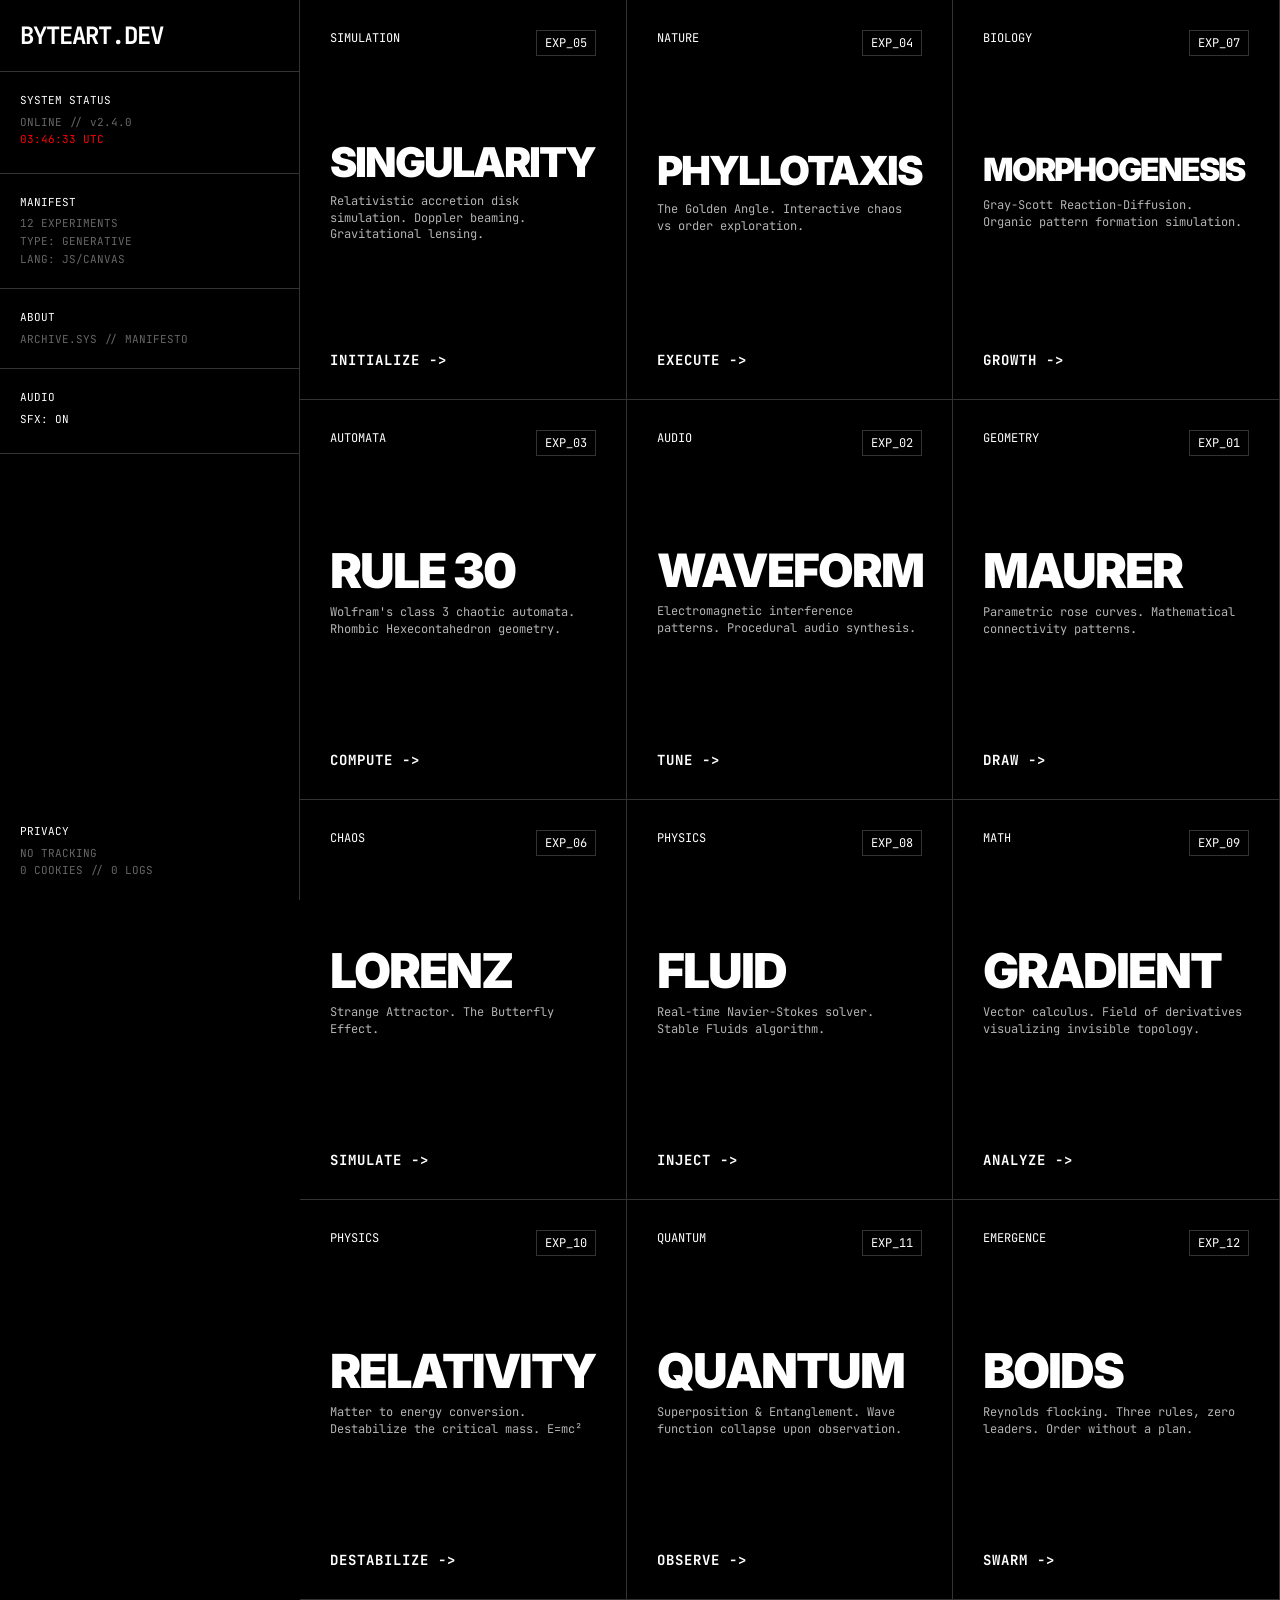
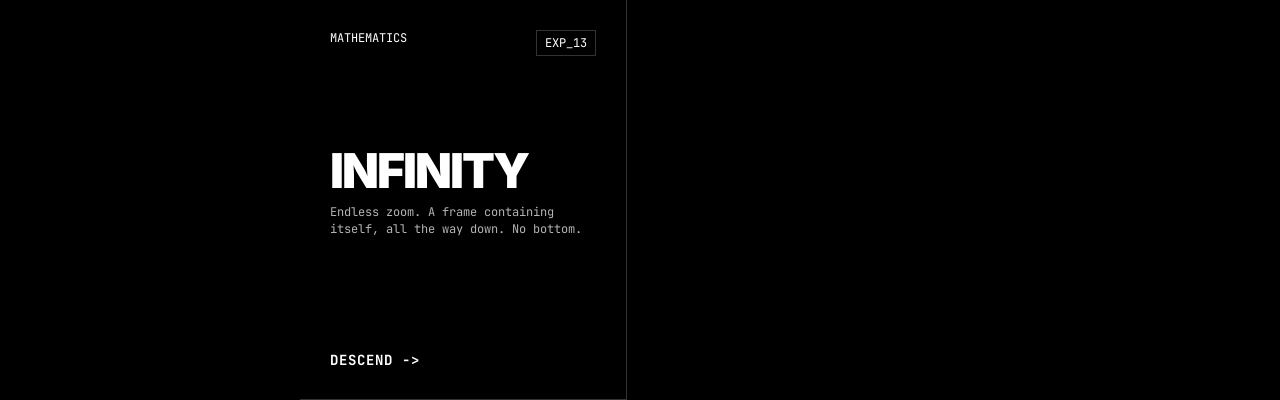
<file: index.html>
<!DOCTYPE html>
<html lang="en">

<head>
    <meta charset="UTF-8">
    <meta name="viewport" content="width=device-width, initial-scale=1.0">
    <title>BYTEART // ARCHIVE</title>
    <link rel="icon" type="image/png" href="favicon.png">
    <link rel="stylesheet" href="assets/style.css">
</head>

<body>

    <div class="container">

        <aside>
            <div class="brand glitch" data-text="ByteArt.dev">ByteArt.dev</div>

            <div class="meta-block">
                <span>SYSTEM STATUS</span>
                ONLINE // v2.4.0<br>
                <span id="sys-clock" style="color:var(--accent)">--:--:--</span>
            </div>

            <div class="meta-block">
                <span>MANIFEST</span>
                12 EXPERIMENTS<br>
                TYPE: GENERATIVE<br>
                LANG: JS/CANVAS
            </div>

            <div class="meta-block about-block" id="about-toggle" title="About this archive" role="button"
                tabindex="0">
                <span>ABOUT</span>
                ARCHIVE.SYS // MANIFESTO
            </div>

            <div class="meta-block audio-block" id="audio-toggle" title="Toggle interface sounds" role="button"
                tabindex="0">
                <span>AUDIO</span>
                <span id="audio-state">SFX: ON</span>
            </div>

            <div class="meta-block" style="border-bottom: none; margin-top: auto;">
                <span>PRIVACY</span>
                NO TRACKING<br>
                0 COOKIES // 0 LOGS
            </div>
        </aside>

        <main>

            <!-- Singularity -->
            <div class="block" data-href="animations/singularity.html">
                <div class="block-header">
                    <span>Simulation</span>
                    <div class="header-end">
                        <span class="src-btn" data-src="animations/singularity.html">[SRC]</span>
                        <span class="info-btn" data-exp="singularity">[INFO]</span>
                        <span class="id-tag">EXP_05</span>
                    </div>
                </div>
                <div>
                    <h2 class="glitch" data-text="SINGULARITY">SINGULARITY</h2>
                    <p>Relativistic accretion disk simulation. Doppler beaming. Gravitational lensing.</p>
                </div>
                <div class="action">Initialize</div>
            </div>

            <!-- Fibonacci -->
            <div class="block" data-href="animations/fibonacci.html">
                <div class="block-header">
                    <span>Nature</span>
                    <div class="header-end">
                        <span class="src-btn" data-src="animations/fibonacci.html">[SRC]</span>
                        <span class="info-btn" data-exp="fibonacci">[INFO]</span>
                        <span class="id-tag">EXP_04</span>
                    </div>
                </div>
                <div>
                    <h2 class="glitch" data-text="PHYLLOTAXIS">PHYLLOTAXIS</h2>
                    <p>The Golden Angle. Interactive chaos vs order exploration.</p>
                </div>
                <div class="action">Execute</div>
            </div>

            <!-- Reaction Diffusion -->
            <div class="block" data-href="animations/reaction_diffusion.html">
                <div class="block-header">
                    <span>Biology</span>
                    <div class="header-end">
                        <span class="src-btn" data-src="animations/reaction_diffusion.html">[SRC]</span>
                        <span class="info-btn" data-exp="reaction_diffusion">[INFO]</span>
                        <span class="id-tag">EXP_07</span>
                    </div>
                </div>
                <div>
                    <h2 class="glitch" data-text="MORPHOGENESIS">MORPHOGENESIS</h2>
                    <p>Gray-Scott Reaction-Diffusion. Organic pattern formation simulation.</p>
                </div>
                <div class="action">Growth</div>
            </div>

            <!-- Wolfram -->
            <div class="block" data-href="animations/wolfram.html">
                <div class="block-header">
                    <span>Automata</span>
                    <div class="header-end">
                        <span class="src-btn" data-src="animations/wolfram.html">[SRC]</span>
                        <span class="info-btn" data-exp="wolfram">[INFO]</span>
                        <span class="id-tag">EXP_03</span>
                    </div>
                </div>
                <div>
                    <h2 class="glitch" data-text="RULE 30">RULE 30</h2>
                    <p>Wolfram's class 3 chaotic automata. Rhombic Hexecontahedron geometry.</p>
                </div>
                <div class="action">Compute</div>
            </div>

            <!-- Radio -->
            <div class="block" data-href="animations/radio.html">
                <div class="block-header">
                    <span>Audio</span>
                    <div class="header-end">
                        <span class="src-btn" data-src="animations/radio.html">[SRC]</span>
                        <span class="info-btn" data-exp="radio">[INFO]</span>
                        <span class="id-tag">EXP_02</span>
                    </div>
                </div>
                <div>
                    <h2 class="glitch" data-text="WAVEFORM">WAVEFORM</h2>
                    <p>Electromagnetic interference patterns. Procedural audio synthesis.</p>
                </div>
                <div class="action">Tune</div>
            </div>

            <!-- Mathematica -->
            <div class="block" data-href="animations/mathematica.html">
                <div class="block-header">
                    <span>Geometry</span>
                    <div class="header-end">
                        <span class="src-btn" data-src="animations/mathematica.html">[SRC]</span>
                        <span class="info-btn" data-exp="mathematica">[INFO]</span>
                        <span class="id-tag">EXP_01</span>
                    </div>
                </div>
                <div>
                    <h2 class="glitch" data-text="MAURER">MAURER</h2>
                    <p>Parametric rose curves. Mathematical connectivity patterns.</p>
                </div>
                <div class="action">Draw</div>
            </div>

            <!-- Lorenz Attractor -->
            <div class="block" data-href="animations/lorenz.html">
                <div class="block-header">
                    <span>Chaos</span>
                    <div class="header-end">
                        <span class="src-btn" data-src="animations/lorenz.html">[SRC]</span>
                        <span class="info-btn" data-exp="lorenz">[INFO]</span>
                        <span class="id-tag">EXP_06</span>
                    </div>
                </div>
                <div>
                    <h2 class="glitch" data-text="LORENZ">LORENZ</h2>
                    <p>Strange Attractor. The Butterfly Effect.</p>
                </div>
                <div class="action">Simulate</div>
            </div>

            <!-- Fluid Dynamics -->
            <div class="block" data-href="animations/fluid.html">
                <div class="block-header">
                    <span>Physics</span>
                    <div class="header-end">
                        <span class="src-btn" data-src="animations/fluid.html">[SRC]</span>
                        <span class="info-btn" data-exp="fluid">[INFO]</span>
                        <span class="id-tag">EXP_08</span>
                    </div>
                </div>
                <div>
                    <h2 class="glitch" data-text="FLUID">FLUID</h2>
                    <p>Real-time Navier-Stokes solver. Stable Fluids algorithm.</p>
                </div>
                <div class="action">Inject</div>
            </div>

            <!-- Gradient (Calculus) -->
            <div class="block" data-href="animations/gradient.html">
                <div class="block-header">
                    <span>Math</span>
                    <div class="header-end">
                        <span class="src-btn" data-src="animations/gradient.html">[SRC]</span>
                        <span class="info-btn" data-exp="gradient">[INFO]</span>
                        <span class="id-tag">EXP_09</span>
                    </div>
                </div>
                <div>
                    <h2 class="glitch" data-text="GRADIENT">GRADIENT</h2>
                    <p>Vector calculus. Field of derivatives visualizing invisible topology.</p>
                </div>
                <div class="action">Analyze</div>
            </div>

            <!-- Relativity (Physics) -->
            <div class="block" data-href="animations/relativity.html">
                <div class="block-header">
                    <span>Physics</span>
                    <div class="header-end">
                        <span class="src-btn" data-src="animations/relativity.html">[SRC]</span>
                        <span class="info-btn" data-exp="relativity">[INFO]</span>
                        <span class="id-tag">EXP_10</span>
                    </div>
                </div>
                <div>
                    <h2 class="glitch" data-text="RELATIVITY">RELATIVITY</h2>
                    <p>Matter to energy conversion. Destabilize the critical mass. E=mc²</p>
                </div>
                <div class="action">Destabilize</div>
            </div>

            <!-- Quantum (Physics) -->
            <div class="block" data-href="animations/quantum.html">
                <div class="block-header">
                    <span>Quantum</span>
                    <div class="header-end">
                        <span class="src-btn" data-src="animations/quantum.html">[SRC]</span>
                        <span class="info-btn" data-exp="quantum">[INFO]</span>
                        <span class="id-tag">EXP_11</span>
                    </div>
                </div>
                <div>
                    <h2 class="glitch" data-text="QUANTUM">QUANTUM</h2>
                    <p>Superposition & Entanglement. Wave function collapse upon observation.</p>
                </div>
                <div class="action">Observe</div>
            </div>

            <!-- Boids (Emergence) -->
            <div class="block" data-href="animations/boids.html">
                <div class="block-header">
                    <span>Emergence</span>
                    <div class="header-end">
                        <span class="src-btn" data-src="animations/boids.html">[SRC]</span>
                        <span class="info-btn" data-exp="boids">[INFO]</span>
                        <span class="id-tag">EXP_12</span>
                    </div>
                </div>
                <div>
                    <h2 class="glitch" data-text="BOIDS">BOIDS</h2>
                    <p>Reynolds flocking. Three rules, zero leaders. Order without a plan.</p>
                </div>
                <div class="action">Swarm</div>
            </div>

            <!-- Infinity (Mathematics) -->
            <div class="block" data-href="animations/infinity.html">
                <div class="block-header">
                    <span>Mathematics</span>
                    <div class="header-end">
                        <span class="src-btn" data-src="animations/infinity.html">[SRC]</span>
                        <span class="info-btn" data-exp="infinity">[INFO]</span>
                        <span class="id-tag">EXP_13</span>
                    </div>
                </div>
                <div>
                    <h2 class="glitch" data-text="INFINITY">INFINITY</h2>
                    <p>Endless zoom. A frame containing itself, all the way down. No bottom.</p>
                </div>
                <div class="action">Descend</div>
            </div>

        </main>
    </div>

    <!-- BOOT SEQUENCE OVERLAY -->
    <div id="boot">
        <div id="boot-log"></div>
    </div>

    <!-- MODAL: SOURCE VIEWER / MANIFESTO -->
    <div id="term-modal">
        <div id="term-window">
            <div id="term-head">
                <span id="term-title">SOURCE_CODE_VIEWER // V1.0</span>
                <span id="close-btn" tabindex="0" role="button">[X]</span>
            </div>
            <div id="term-body" class="scrollbar" tabindex="0">
                <!-- Content injected here -->
            </div>
        </div>
    </div>

    <script src="assets/main.js" defer></script>
</body>

</html>
</file>
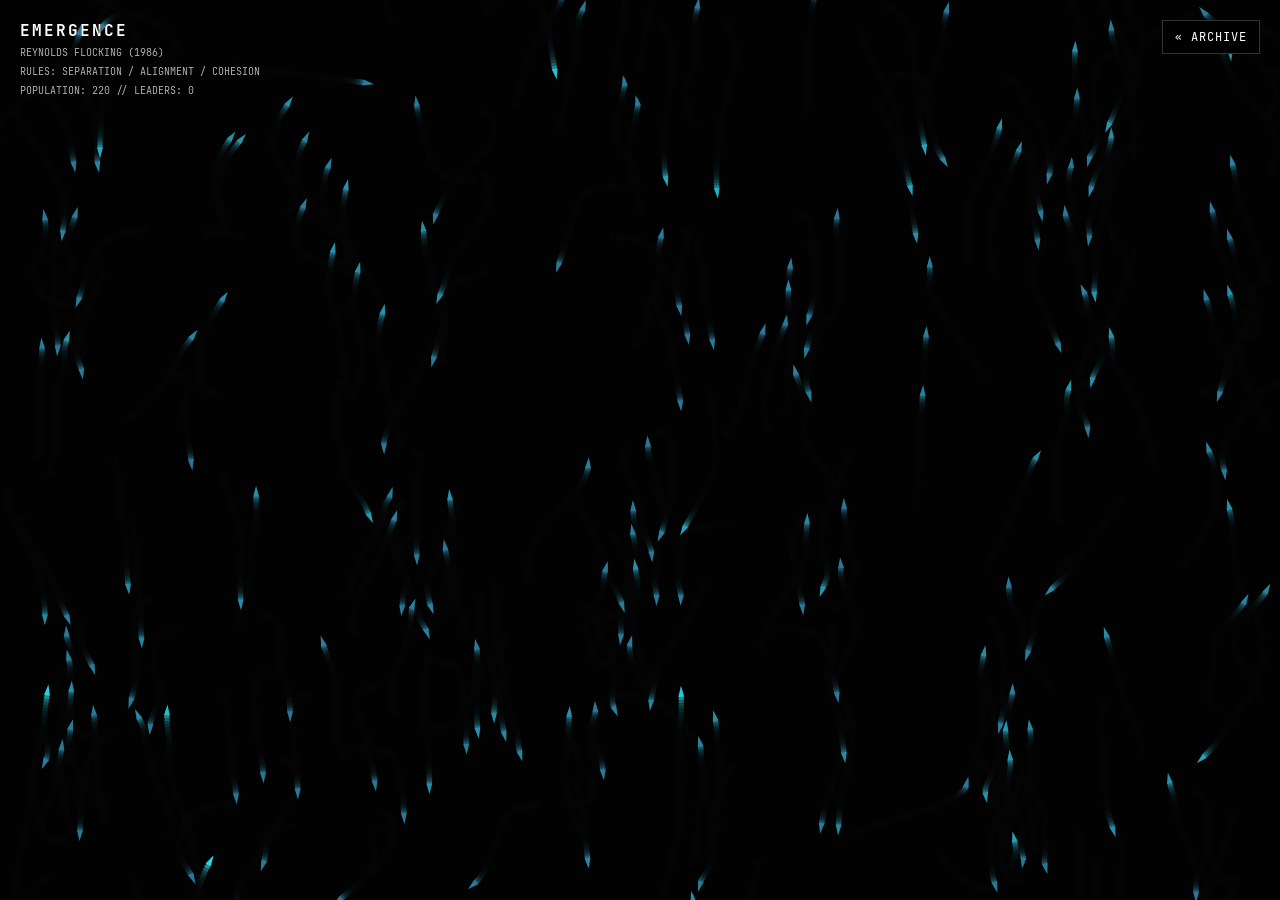
<file: animations/boids.html>
<!DOCTYPE html>
<html lang="en">

<head>
    <meta charset="UTF-8">
    <title>Emergence: Boids Flocking</title>
    <style>
        @font-face {
            font-family: 'JetBrains Nerd Mono';
            font-style: normal;
            font-weight: 400;
            font-display: swap;
            src: url(../assets/fonts/jetbrains-nerd-mono-Regular.woff2) format('woff2');
        }

        @font-face {
            font-family: 'JetBrains Nerd Mono';
            font-style: normal;
            font-weight: 700;
            font-display: swap;
            src: url(../assets/fonts/jetbrains-nerd-mono-Bold.woff2) format('woff2');
        }

        body {
            margin: 0;
            overflow: hidden;
            background: #050505;
            font-family: 'JetBrains Nerd Mono', monospace;
            color: #fff;
        }

        canvas {
            display: block;
        }

        #ui {
            position: absolute;
            top: 20px;
            left: 20px;
            pointer-events: none;
            mix-blend-mode: exclusion;
        }

        h1 {
            margin: 0;
            font-size: 16px;
            letter-spacing: 2px;
            text-transform: uppercase;
        }

        .sub {
            font-size: 10px;
            opacity: 0.7;
            margin-top: 4px;
            line-height: 1.5;
        }
    </style>
    <link rel="icon" type="image/png" href="../favicon.png">
    <style>
        #back-btn {
            position: fixed;
            top: 20px;
            right: 20px;
            z-index: 9999;
            font-family: 'JetBrains Nerd Mono', monospace;
            font-size: 12px;
            color: #fff;
            background: #000;
            border: 1px solid #333;
            padding: 8px 12px;
            text-decoration: none;
            text-transform: uppercase;
            letter-spacing: 1px;
        }

        #back-btn:hover {
            border-color: #fff;
        }
    </style>
</head>

<body>
    <a id="back-btn" href="../index.html">&laquo; ARCHIVE</a>
    <div id="ui">
        <h1>Emergence</h1>
        <div class="sub">REYNOLDS FLOCKING (1986)</div>
        <div class="sub">RULES: SEPARATION / ALIGNMENT / COHESION</div>
        <div class="sub">POPULATION: <span id="pop-val">0</span> // LEADERS: 0</div>
    </div>
    <canvas id="c"></canvas>
    <script>
        const canvas = document.getElementById('c');
        const ctx = canvas.getContext('2d');

        let width, height;
        let time = 0;

        // --- Reynolds Boids ---
        // Three local rules per boid; the flock is nobody's plan.
        const MAX_SPEED = 4;
        const MAX_FORCE = 0.12;
        const PERCEPTION = 70;  // neighbor radius (px)
        const SEP_RADIUS = 24;  // personal space (px)
        const W_ALIGN = 1.6;
        const W_COHESION = 1.0;
        const W_SEPARATION = 1.5;
        const W_FEAR = 3.0;     // predator (mouse) weight
        const TURN = 0.08;      // edge avoidance force
        const MARGIN = 40;

        const START_POP = 220;
        const MAX_POP = 500;

        let boids = [];
        let mouseX = 0, mouseY = 0;
        let mouseActive = false;

        class Boid {
            constructor(x, y) {
                const a = Math.random() * Math.PI * 2;
                this.x = x;
                this.y = y;
                this.vx = Math.cos(a) * MAX_SPEED * 0.5;
                this.vy = Math.sin(a) * MAX_SPEED * 0.5;
            }

            update() {
                let sepX = 0, sepY = 0;
                let aliX = 0, aliY = 0;
                let cohX = 0, cohY = 0;
                let neighbors = 0, sepNeighbors = 0;

                // O(n^2) neighbor scan; fine at this population
                for (let i = 0; i < boids.length; i++) {
                    const other = boids[i];
                    if (other === this) continue;

                    const dx = other.x - this.x;
                    const dy = other.y - this.y;
                    const d2 = dx * dx + dy * dy;

                    if (d2 < PERCEPTION * PERCEPTION) {
                        neighbors++;
                        aliX += other.vx;
                        aliY += other.vy;
                        cohX += other.x;
                        cohY += other.y;

                        // Separation: inverse-square repulsion
                        if (d2 < SEP_RADIUS * SEP_RADIUS && d2 > 0) {
                            const inv = 1 / d2;
                            sepX -= dx * inv;
                            sepY -= dy * inv;
                            sepNeighbors++;
                        }
                    }
                }

                let ax = 0, ay = 0;

                // Alignment: steer toward average heading of neighbors
                if (neighbors > 0) {
                    let sx = (aliX / neighbors) - this.vx;
                    let sy = (aliY / neighbors) - this.vy;
                    [sx, sy] = limitForce(sx, sy);
                    ax += sx * W_ALIGN;

                    // Cohesion: steer toward center of mass of neighbors
                    let cx = (cohX / neighbors) - this.x;
                    let cy = (cohY / neighbors) - this.y;
                    cx = cx / PERCEPTION * MAX_SPEED - this.vx;
                    cy = cy / PERCEPTION * MAX_SPEED - this.vy;
                    [cx, cy] = limitForce(cx, cy);
                    ax += cx * W_COHESION;
                }

                // Separation: steer away from crowding
                if (sepNeighbors > 0) {
                    let fx = (sepX / sepNeighbors) * 100 - this.vx;
                    let fy = (sepY / sepNeighbors) * 100 - this.vy;
                    [fx, fy] = limitForce(fx, fy);
                    ax += fx * W_SEPARATION;
                }

                // Predator: flee the cursor
                if (mouseActive) {
                    const dx = this.x - mouseX;
                    const dy = this.y - mouseY;
                    const d2 = dx * dx + dy * dy;
                    if (d2 < 150 * 150) {
                        const d = Math.sqrt(d2) || 1;
                        let fx = (dx / d) * MAX_SPEED - this.vx;
                        let fy = (dy / d) * MAX_SPEED - this.vy;
                        [fx, fy] = limitForce(fx, fy);
                        ax += fx * W_FEAR;
                    }
                }

                // Edges: soft turn back
                if (this.x < MARGIN) ax += TURN;
                if (this.x > width - MARGIN) ax -= TURN;
                if (this.y < MARGIN) ay += TURN;
                if (this.y > height - MARGIN) ay -= TURN;

                // Integrate
                this.vx += ax;
                this.vy += ay;

                // Clamp speed: boids neither stop nor teleport
                const speed = Math.hypot(this.vx, this.vy);
                if (speed > MAX_SPEED) {
                    this.vx = this.vx / speed * MAX_SPEED;
                    this.vy = this.vy / speed * MAX_SPEED;
                } else if (speed < MAX_SPEED * 0.4 && speed > 0) {
                    this.vx = this.vx / speed * MAX_SPEED * 0.4;
                    this.vy = this.vy / speed * MAX_SPEED * 0.4;
                }

                this.x += this.vx;
                this.y += this.vy;
            }

            draw() {
                const angle = Math.atan2(this.vy, this.vx);
                const speed = Math.hypot(this.vx, this.vy);
                const ratio = (speed / MAX_SPEED - 0.4) / 0.6; // 0..1

                // Slow boids dim blue, fast boids bright cyan-white
                const g = Math.round(120 + 135 * Math.max(0, Math.min(1, ratio)));
                const b = Math.round(150 + 105 * Math.max(0, Math.min(1, ratio)));
                ctx.fillStyle = `rgb(40, ${g}, ${b})`;

                ctx.beginPath();
                ctx.moveTo(this.x + Math.cos(angle) * 7, this.y + Math.sin(angle) * 7);
                ctx.lineTo(this.x + Math.cos(angle + 2.5) * 5, this.y + Math.sin(angle + 2.5) * 5);
                ctx.lineTo(this.x + Math.cos(angle - 2.5) * 5, this.y + Math.sin(angle - 2.5) * 5);
                ctx.closePath();
                ctx.fill();
            }
        }

        function limitForce(fx, fy) {
            const mag = Math.hypot(fx, fy);
            if (mag > MAX_FORCE && mag > 0) {
                const s = MAX_FORCE / mag;
                return [fx * s, fy * s];
            }
            return [fx, fy];
        }

        function init() {
            width = canvas.width = window.innerWidth;
            height = canvas.height = window.innerHeight;

            boids = [];
            for (let i = 0; i < START_POP; i++) {
                boids.push(new Boid(Math.random() * width, Math.random() * height));
            }
        }

        function animate() {
            time++;

            // Trail fade
            ctx.fillStyle = 'rgba(5, 5, 5, 0.3)';
            ctx.fillRect(0, 0, width, height);

            boids.forEach(b => {
                b.update();
                b.draw();
            });

            // Predator marker
            if (mouseActive) {
                ctx.strokeStyle = 'rgba(255, 255, 255, 0.25)';
                ctx.lineWidth = 1;
                ctx.beginPath();
                ctx.arc(mouseX, mouseY, 150, 0, Math.PI * 2);
                ctx.stroke();
                ctx.beginPath();
                ctx.arc(mouseX, mouseY, 2, 0, Math.PI * 2);
                ctx.fillStyle = '#fff';
                ctx.fill();
            }

            if (time % 30 === 0) {
                document.getElementById('pop-val').innerText = boids.length;
            }

            reqId = requestAnimationFrame(animate);
        }

        // Optimization: Pause when hidden
        let reqId;
        document.addEventListener("visibilitychange", () => {
            if (document.hidden) {
                if (reqId) cancelAnimationFrame(reqId);
            } else {
                animate();
            }
        });

        // Interaction: cursor is the predator, click spawns a flock
        window.addEventListener('mousemove', e => {
            mouseX = e.clientX;
            mouseY = e.clientY;
            mouseActive = true;
        });

        window.addEventListener('mousedown', () => {
            for (let i = 0; i < 10 && boids.length < MAX_POP; i++) {
                const a = Math.random() * Math.PI * 2;
                boids.push(new Boid(mouseX + Math.cos(a) * 30, mouseY + Math.sin(a) * 30));
            }
        });

        // Touch Support
        window.addEventListener('touchstart', e => {
            mouseX = e.touches[0].clientX;
            mouseY = e.touches[0].clientY;
            mouseActive = true;
        }, { passive: true });
        window.addEventListener('touchmove', e => {
            mouseX = e.touches[0].clientX;
            mouseY = e.touches[0].clientY;
            mouseActive = true;
            e.preventDefault();
        }, { passive: false });

        window.addEventListener('resize', init);

        init();
        animate();
    </script>
</body>

</html>
</file>
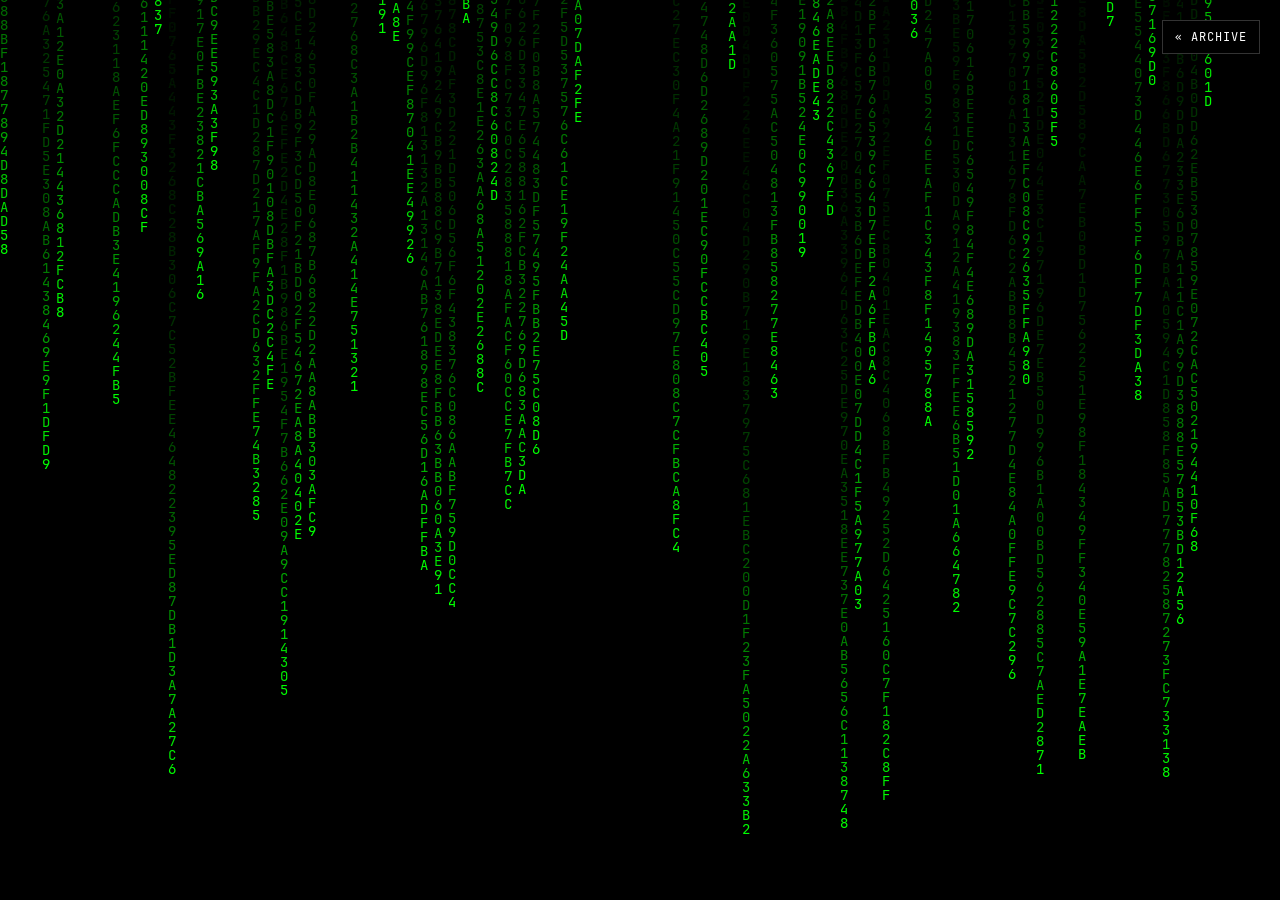
<file: animations/dream.html>
<!DOCTYPE html>
<html lang="en">

<head>
    <meta charset="UTF-8">
    <title>DREAM PROTOCOL</title>
    <style>
        @font-face {
            font-family: 'JetBrains Nerd Mono';
            font-style: normal;
            font-weight: 400;
            font-display: swap;
            src: url(../assets/fonts/jetbrains-nerd-mono-Regular.woff2) format('woff2');
        }

        @font-face {
            font-family: 'JetBrains Nerd Mono';
            font-style: normal;
            font-weight: 700;
            font-display: swap;
            src: url(../assets/fonts/jetbrains-nerd-mono-Bold.woff2) format('woff2');
        }

        body {
            margin: 0;
            overflow: hidden;
            background: #000;
            color: #0f0;
            font-family: 'JetBrains Nerd Mono', monospace;
        }

        canvas {
            display: block;
        }
    </style>
    <link rel="icon" type="image/png" href="../favicon.png">
    <style>
        #back-btn {
            position: fixed;
            top: 20px;
            right: 20px;
            z-index: 9999;
            font-family: 'JetBrains Nerd Mono', monospace;
            font-size: 12px;
            color: #fff;
            background: #000;
            border: 1px solid #333;
            padding: 8px 12px;
            text-decoration: none;
            text-transform: uppercase;
            letter-spacing: 1px;
        }

        #back-btn:hover {
            border-color: #fff;
        }
    </style>
</head>

<body>
    <a id="back-btn" href="../index.html">&laquo; ARCHIVE</a>
    <script>if (window.self !== window.top) document.getElementById('back-btn').style.display = 'none';</script>
    <canvas id="c"></canvas>
    <script>
        const canvas = document.getElementById('c');
        const ctx = canvas.getContext('2d');

        let width, height;
        let columns = [];
        const fontSize = 14;
        let drops = [];

        function init() {
            width = canvas.width = window.innerWidth;
            height = canvas.height = window.innerHeight;

            const numColumns = Math.ceil(width / fontSize);
            drops = new Array(numColumns).fill(1).map(() => Math.random() * -100);
        }

        const hex = "0123456789ABCDEF";

        function animate() {
            ctx.fillStyle = 'rgba(0, 0, 0, 0.05)';
            ctx.fillRect(0, 0, width, height);

            ctx.fillStyle = '#0F0';
            ctx.font = fontSize + 'px JetBrains Nerd Mono, monospace';

            for (let i = 0; i < drops.length; i++) {
                const text = hex.charAt(Math.floor(Math.random() * hex.length));
                ctx.fillText(text, i * fontSize, drops[i] * fontSize);

                if (drops[i] * fontSize > height && Math.random() > 0.975) {
                    drops[i] = 0;
                }
                drops[i]++;
            }
            requestAnimationFrame(animate);
        }

        window.addEventListener('resize', init);
        init();
        animate();
    </script>
</body>

</html>
</file>
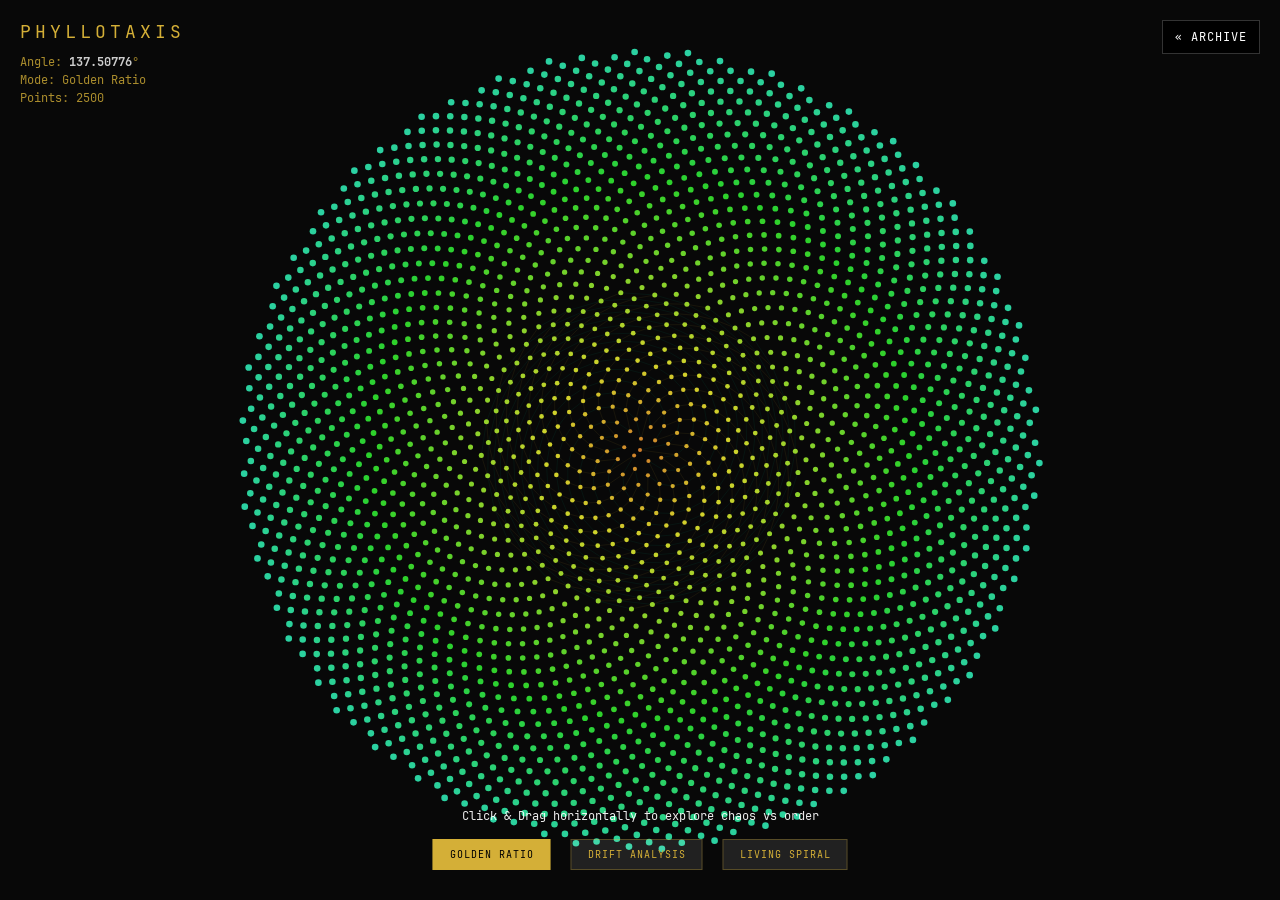
<file: animations/fibonacci.html>
<!DOCTYPE html>
<html lang="en">

<head>
    <meta charset="UTF-8">
    <meta name="viewport" content="width=device-width, initial-scale=1.0">
    <title>Fibonacci: The Divine Proportion</title>
    <style>
        @font-face {
            font-family: 'JetBrains Nerd Mono';
            font-style: normal;
            font-weight: 400;
            font-display: swap;
            src: url(../assets/fonts/jetbrains-nerd-mono-Regular.woff2) format('woff2');
        }

        @font-face {
            font-family: 'JetBrains Nerd Mono';
            font-style: normal;
            font-weight: 700;
            font-display: swap;
            src: url(../assets/fonts/jetbrains-nerd-mono-Bold.woff2) format('woff2');
        }

        body {
            background: #080808;
            margin: 0;
            overflow: hidden;
            font-family: 'JetBrains Nerd Mono', monospace;
            color: #d4af37;
            /* Gold */
        }

        canvas {
            display: block;
        }

        #ui {
            position: absolute;
            top: 20px;
            left: 20px;
            pointer-events: none;
        }

        h1 {
            font-weight: 300;
            text-transform: uppercase;
            letter-spacing: 4px;
            margin: 0;
            font-size: 18px;
        }

        .info {
            font-family: 'JetBrains Nerd Mono', monospace;
            font-size: 12px;
            margin-top: 10px;
            opacity: 0.8;
            line-height: 1.5;
        }

        .highlight {
            color: #fff;
            font-weight: bold;
        }

        #controls {
            position: absolute;
            bottom: 30px;
            left: 50%;
            transform: translateX(-50%);
            display: flex;
            gap: 20px;
            z-index: 10;
        }

        button {
            background: rgba(255, 255, 255, 0.1);
            border: 1px solid rgba(212, 175, 55, 0.3);
            color: #d4af37;
            padding: 8px 16px;
            font-family: 'JetBrains Nerd Mono', monospace;
            cursor: pointer;
            transition: all 0.3s;
            text-transform: uppercase;
            font-size: 10px;
            letter-spacing: 1px;
        }

        button:hover {
            background: rgba(212, 175, 55, 0.2);
            border-color: #d4af37;
        }

        button.active {
            background: #d4af37;
            color: #000;
        }
    </style>
    <link rel="icon" type="image/png" href="../favicon.png">
    <style>
        #back-btn {
            position: fixed;
            top: 20px;
            right: 20px;
            z-index: 9999;
            font-family: 'JetBrains Nerd Mono', monospace;
            font-size: 12px;
            color: #fff;
            background: #000;
            border: 1px solid #333;
            padding: 8px 12px;
            text-decoration: none;
            text-transform: uppercase;
            letter-spacing: 1px;
        }

        #back-btn:hover {
            border-color: #fff;
        }
    </style>
</head>

<body>
    <a id="back-btn" href="../index.html">&laquo; ARCHIVE</a>

    <div id="ui">
        <h1>Phyllotaxis</h1>
        <div class="info">
            Angle: <span id="angle-val" class="highlight">137.5</span>&deg;<br>
            Mode: <span id="mode-val">Golden Ratio</span><br>
            Points: <span id="points-val">0</span>
        </div>
    </div>

    <div id="controls">
        <button id="btn-golden" class="active">Golden Ratio</button>
        <button id="btn-drift">Drift Analysis</button>
        <button id="btn-breath">Living Spiral</button>
    </div>

    <canvas id="c"></canvas>

    <script>
        const canvas = document.getElementById('c');
        const ctx = canvas.getContext('2d');

        let width, height;
        let points = [];
        let numPoints = 2500;
        let scaling = 8;

        // Parameters
        const GOLDEN_ANGLE = 137.5077640500378546463487;
        let angle = GOLDEN_ANGLE;
        let targetAngle = GOLDEN_ANGLE;

        let mode = 'golden'; // 'golden', 'drift', 'breath', 'manual'
        let time = 0;

        // Interaction
        let isDragging = false;
        let lastMouseX = 0;
        let manualAngle = GOLDEN_ANGLE;

        function init() {
            width = canvas.width = window.innerWidth;
            height = canvas.height = window.innerHeight;
        }

        canvas.addEventListener('mousedown', e => {
            isDragging = true;
            mode = 'manual';
            manualAngle = angle;
            updateButtons(''); // Deselect buttons
            lastMouseX = e.clientX;
            document.getElementById('mode-val').innerText = "Manual Control (Drag)";
        });

        window.addEventListener('mouseup', () => isDragging = false);

        window.addEventListener('mousemove', e => {
            if (!isDragging) return;
            const dx = e.clientX - lastMouseX;
            lastMouseX = e.clientX;

            // Fine control
            manualAngle += dx * 0.005;
            targetAngle = manualAngle;
            angle = manualAngle;
        });

        // Touch Support
        window.addEventListener('touchstart', e => {
            isDragging = true;
            mode = 'manual';
            manualAngle = angle;
            updateButtons(''); // Deselect buttons
            lastMouseX = e.touches[0].clientX;
            document.getElementById('mode-val').innerText = "Manual Control (Touch)";
            e.preventDefault();
        }, { passive: false });

        window.addEventListener('touchend', () => isDragging = false);
        window.addEventListener('touchmove', e => {
            if (!isDragging) return;
            const dx = e.touches[0].clientX - lastMouseX;
            lastMouseX = e.touches[0].clientX;

            // Fine control
            manualAngle += dx * 0.005;
            targetAngle = manualAngle;
            angle = manualAngle;
            e.preventDefault();
        }, { passive: false });

        function drawPoint(n, currentAngle) {
            // Formula: r = c * sqrt(n)
            // theta = n * angle

            const r = scaling * Math.sqrt(n);
            const a = n * (currentAngle * Math.PI / 180);

            const x = width / 2 + r * Math.cos(a);
            const y = height / 2 + r * Math.sin(a);

            // Cull offscreen
            if (x < -50 || x > width + 50 || y < -50 || y > height + 50) return;

            const distRatio = r / (Math.min(width, height) / 2);
            let size = 2 + (r / 300);
            if (size > 6) size = 6;

            // Color logic
            ctx.beginPath();

            if (mode === 'breath') {
                // Pulsing color shift
                const hue = (n * 0.5 + time) % 360;
                ctx.fillStyle = `hsla(${hue}, 70%, 50%, 0.9)`;
            } else {
                // Standard Gold/Teal gradient
                // Hue range 30 (Gold) to 180 (Teal)
                const hue = 30 + distRatio * 150;

                let alpha = 0.9;

                // If not golden angle, color helps visualize alignment (spokes)
                if (Math.abs(currentAngle - GOLDEN_ANGLE) > 0.1) {
                    const hue2 = (n % 13) * 25; // Modulo to show arms
                    ctx.fillStyle = `hsla(${hue2}, 80%, 60%, 0.8)`;
                } else {
                    ctx.fillStyle = `hsla(${hue}, 80%, 55%, ${alpha})`;
                }
            }

            // Glow effect?
            ctx.shadowBlur = 0;
            // Add glow to central points or random ones for "sparkle"

            ctx.arc(x, y, size, 0, Math.PI * 2);
            ctx.fill();
        }

        function drawSpiralArms() {
            // Visualize the 13 and 21 parastichies when near Golden Ratio
            if (Math.abs(angle - GOLDEN_ANGLE) > 0.5) return;

            ctx.lineWidth = 1;
            const cutoff = 400; // Limit lines to center

            // 13-spirals (Cyan-ish hint)
            ctx.strokeStyle = 'rgba(0, 255, 200, 0.05)';
            ctx.beginPath();
            for (let n = 13; n < cutoff; n++) {
                let r1 = scaling * Math.sqrt(n);
                let a1 = n * (angle * Math.PI / 180);

                let r2 = scaling * Math.sqrt(n - 13);
                let a2 = (n - 13) * (angle * Math.PI / 180);

                ctx.moveTo(width / 2 + r1 * Math.cos(a1), height / 2 + r1 * Math.sin(a1));
                ctx.lineTo(width / 2 + r2 * Math.cos(a2), height / 2 + r2 * Math.sin(a2));
            }
            ctx.stroke();

            // 21-spirals (Gold hint)
            ctx.strokeStyle = 'rgba(212, 175, 55, 0.08)';
            ctx.beginPath();
            for (let n = 21; n < cutoff; n++) {
                let r1 = scaling * Math.sqrt(n);
                let a1 = n * (angle * Math.PI / 180);

                let r2 = scaling * Math.sqrt(n - 21);
                let a2 = (n - 21) * (angle * Math.PI / 180);

                ctx.moveTo(width / 2 + r1 * Math.cos(a1), height / 2 + r1 * Math.sin(a1));
                ctx.lineTo(width / 2 + r2 * Math.cos(a2), height / 2 + r2 * Math.sin(a2));
            }
            ctx.stroke();
        }

        function animate() {
            time++;

            // Clear
            ctx.fillStyle = '#080808';
            ctx.fillRect(0, 0, width, height);

            // Logic
            if (mode === 'drift') {
                const phase = Math.sin(time * 0.002);
                targetAngle = 137.5 + phase * 0.5;
                document.getElementById('mode-val').innerText = "Drifting (" + targetAngle.toFixed(4) + ")";
                angle += (targetAngle - angle) * 0.05;
            } else if (mode === 'breath') {
                targetAngle = GOLDEN_ANGLE;
                scaling = 8 + Math.sin(time * 0.05) * 2;
                document.getElementById('mode-val').innerText = "Breathing";
                angle += (targetAngle - angle) * 0.05;
            } else if (mode === 'golden') {
                targetAngle = GOLDEN_ANGLE;
                scaling = scaling + (8 - scaling) * 0.05;
                document.getElementById('mode-val').innerText = "Golden Ratio";
                angle += (targetAngle - angle) * 0.05;
            }
            // Manual mode preserves 'angle' set by mousemove

            document.getElementById('angle-val').innerText = angle.toFixed(5);
            document.getElementById('points-val').innerText = numPoints;

            // Draw Structure
            drawSpiralArms();

            // Draw Points
            for (let i = 0; i < numPoints; i++) {
                drawPoint(i, angle);
            }

            // Hint
            if (time < 400 && mode !== 'manual') {
                ctx.fillStyle = `rgba(255,255,255,${1 - time / 400})`;
                ctx.font = '12px JetBrains Nerd Mono';
                ctx.textAlign = 'center';
                ctx.fillText("Click & Drag horizontally to explore chaos vs order", width / 2, height - 80);
            }

            reqId = requestAnimationFrame(animate);
        }

        // Optimization: Pause when hidden
        let reqId;
        document.addEventListener("visibilitychange", () => {
            if (document.hidden) {
                if (reqId) cancelAnimationFrame(reqId);
            } else {
                animate();
            }
        });

        // Controls
        document.getElementById('btn-golden').onclick = () => {
            mode = 'golden';
            updateButtons('btn-golden');
        };
        document.getElementById('btn-drift').onclick = () => {
            mode = 'drift';
            updateButtons('btn-drift');
        };
        document.getElementById('btn-breath').onclick = () => {
            mode = 'breath';
            updateButtons('btn-breath');
        };

        function updateButtons(activeId) {
            document.querySelectorAll('button').forEach(b => b.classList.remove('active'));
            if (activeId) document.getElementById(activeId).classList.add('active');
        }

        window.addEventListener('resize', init);

        init();
        animate();

    </script>
</body>

</html>
</file>
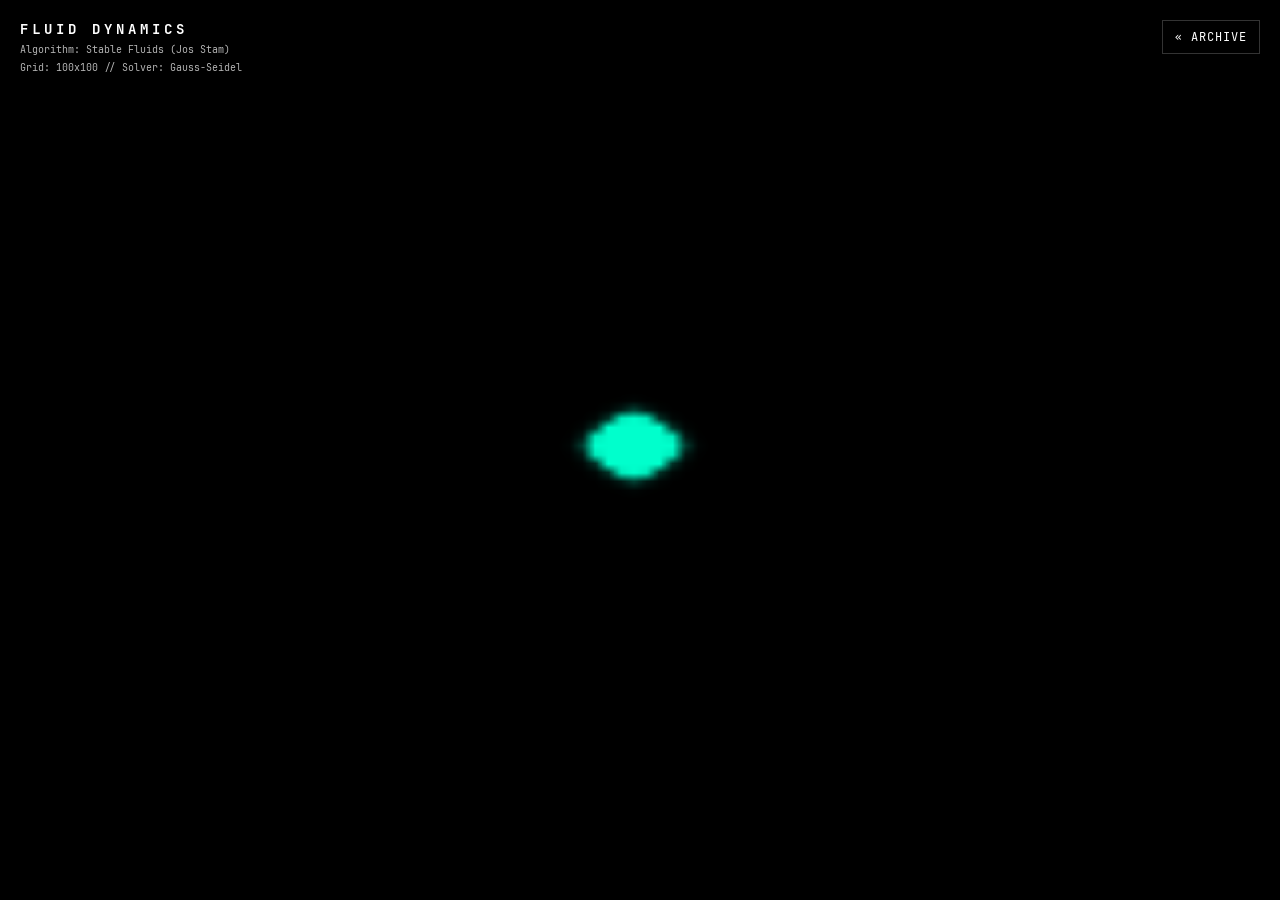
<file: animations/fluid.html>
<!DOCTYPE html>
<html lang="en">

<head>
    <meta charset="UTF-8">
    <meta name="viewport" content="width=device-width, initial-scale=1.0">
    <title>Fluid Dynamics: Navier-Stokes</title>
    <style>
        @font-face {
            font-family: 'JetBrains Nerd Mono';
            font-style: normal;
            font-weight: 400;
            font-display: swap;
            src: url(../assets/fonts/jetbrains-nerd-mono-Regular.woff2) format('woff2');
        }

        @font-face {
            font-family: 'JetBrains Nerd Mono';
            font-style: normal;
            font-weight: 700;
            font-display: swap;
            src: url(../assets/fonts/jetbrains-nerd-mono-Bold.woff2) format('woff2');
        }

        body {
            background-color: #000;
            margin: 0;
            overflow: hidden;
            font-family: 'JetBrains Nerd Mono', monospace;
            color: #fff;
        }

        canvas {
            display: block;
            width: 100vw;
            height: 100vh;
            /* image-rendering: pixelated; Optional for retro look */
        }

        #ui {
            position: absolute;
            top: 20px;
            left: 20px;
            pointer-events: none;
            mix-blend-mode: difference;
        }

        h1 {
            font-size: 14px;
            text-transform: uppercase;
            letter-spacing: 4px;
            margin: 0;
        }

        .data {
            font-size: 10px;
            opacity: 0.7;
            margin-top: 5px;
        }
    </style>
    <link rel="icon" type="image/png" href="../favicon.png">
    <style>
        #back-btn {
            position: fixed;
            top: 20px;
            right: 20px;
            z-index: 9999;
            font-family: 'JetBrains Nerd Mono', monospace;
            font-size: 12px;
            color: #fff;
            background: #000;
            border: 1px solid #333;
            padding: 8px 12px;
            text-decoration: none;
            text-transform: uppercase;
            letter-spacing: 1px;
        }

        #back-btn:hover {
            border-color: #fff;
        }
    </style>
</head>

<body>
    <a id="back-btn" href="../index.html">&laquo; ARCHIVE</a>
    <div id="ui">
        <h1>Fluid Dynamics</h1>
        <div class="data">Algorithm: Stable Fluids (Jos Stam)</div>
        <div class="data">Grid: 100x100 // Solver: Gauss-Seidel</div>
    </div>
    <canvas id="c"></canvas>

    <script>
        const canvas = document.getElementById('c');
        const ctx = canvas.getContext('2d');

        // Configuration
        const N = 100;
        const iter = 5;
        const scale = 4; // visual scale will depend on window size

        // Arrays
        let size = (N + 2) * (N + 2);
        let u = new Float32Array(size);
        let v = new Float32Array(size);
        let u_prev = new Float32Array(size);
        let v_prev = new Float32Array(size);
        let dens = new Float32Array(size);
        let dens_prev = new Float32Array(size);

        let width, height;

        // Fluid Solver Implementation (Jos Stam converted)

        function IX(x, y) {
            return x + (N + 2) * y;
        }

        function add_source(x, s, dt) {
            for (let i = 0; i < size; i++) x[i] += s[i] * dt;
        }

        function set_bnd(b, x) {
            for (let i = 1; i <= N; i++) {
                x[IX(0, i)] = b === 1 ? -x[IX(1, i)] : x[IX(1, i)];
                x[IX(N + 1, i)] = b === 1 ? -x[IX(N, i)] : x[IX(N, i)];
                x[IX(i, 0)] = b === 2 ? -x[IX(i, 1)] : x[IX(i, 1)];
                x[IX(i, N + 1)] = b === 2 ? -x[IX(i, N)] : x[IX(i, N)];
            }
            x[IX(0, 0)] = 0.5 * (x[IX(1, 0)] + x[IX(0, 1)]);
            x[IX(0, N + 1)] = 0.5 * (x[IX(1, N + 1)] + x[IX(0, N)]);
            x[IX(N + 1, 0)] = 0.5 * (x[IX(N, 0)] + x[IX(N + 1, 1)]);
            x[IX(N + 1, N + 1)] = 0.5 * (x[IX(N, N + 1)] + x[IX(N + 1, N)]);
        }

        function lin_solve(b, x, x0, a, c) {
            for (let k = 0; k < iter; k++) {
                for (let j = 1; j <= N; j++) {
                    for (let i = 1; i <= N; i++) {
                        x[IX(i, j)] = (x0[IX(i, j)] + a * (x[IX(i - 1, j)] + x[IX(i + 1, j)] + x[IX(i, j - 1)] + x[IX(i, j + 1)])) / c;
                    }
                }
                set_bnd(b, x);
            }
        }

        function diffuse(b, x, x0, diff, dt) {
            let a = dt * diff * N * N;
            lin_solve(b, x, x0, a, 1 + 4 * a);
        }

        function advect(b, d, d0, u, v, dt) {
            let i0, j0, i1, j1;
            let x, y, s0, t0, s1, t1, dt0;

            dt0 = dt * N;
            for (let j = 1; j <= N; j++) {
                for (let i = 1; i <= N; i++) {
                    x = i - dt0 * u[IX(i, j)];
                    y = j - dt0 * v[IX(i, j)];

                    if (x < 0.5) x = 0.5; if (x > N + 0.5) x = N + 0.5; i0 = Math.floor(x); i1 = i0 + 1;
                    if (y < 0.5) y = 0.5; if (y > N + 0.5) y = N + 0.5; j0 = Math.floor(y); j1 = j0 + 1;

                    s1 = x - i0; s0 = 1 - s1;
                    t1 = y - j0; t0 = 1 - t1;

                    d[IX(i, j)] = s0 * (t0 * d0[IX(i0, j0)] + t1 * d0[IX(i0, j1)]) +
                        s1 * (t0 * d0[IX(i1, j0)] + t1 * d0[IX(i1, j1)]);
                }
            }
            set_bnd(b, d);
        }

        function project(u, v, p, div) {
            let h = 1.0 / N;
            for (let j = 1; j <= N; j++) {
                for (let i = 1; i <= N; i++) {
                    div[IX(i, j)] = -0.5 * h * (u[IX(i + 1, j)] - u[IX(i - 1, j)] + v[IX(i, j + 1)] - v[IX(i, j - 1)]);
                    p[IX(i, j)] = 0;
                }
            }
            set_bnd(0, div); set_bnd(0, p);

            lin_solve(0, p, div, 1, 4);

            for (let j = 1; j <= N; j++) {
                for (let i = 1; i <= N; i++) {
                    u[IX(i, j)] -= 0.5 * (p[IX(i + 1, j)] - p[IX(i - 1, j)]) / h;
                    v[IX(i, j)] -= 0.5 * (p[IX(i, j + 1)] - p[IX(i, j - 1)]) / h;
                }
            }
            set_bnd(1, u); set_bnd(2, v);
        }

        function vel_step(u, v, u0, v0, visc, dt) {
            add_source(u, u0, dt); add_source(v, v0, dt);

            // Swap
            let temp = u0; u0 = u; u = temp;
            diffuse(1, u, u0, visc, dt);
            temp = v0; v0 = v; v = temp;
            diffuse(2, v, v0, visc, dt);

            project(u, v, u0, v0);

            temp = u0; u0 = u; u = temp;
            temp = v0; v0 = v; v = temp;

            advect(1, u, u0, u0, v0, dt); advect(2, v, v0, u0, v0, dt);

            project(u, v, u0, v0);
        }

        function dens_step(x, x0, u, v, diff, dt) {
            add_source(x, x0, dt);
            let temp = x0; x0 = x; x = temp;
            diffuse(0, x, x0, diff, dt);
            temp = x0; x0 = x; x = temp;
            advect(0, x, x0, u, v, dt);
        }

        // Loop

        function update() {
            // Inputs
            // Reset prev arrays
            for (let i = 0; i < size; i++) {
                u_prev[i] = 0;
                v_prev[i] = 0;
                dens_prev[i] = 0;
            }

            if (isMouseDown) {
                // Add density and velocity at mouse
                let i = Math.floor((mouseX / window.innerWidth) * N + 1);
                let j = Math.floor((mouseY / window.innerHeight) * N + 1);

                if (i > 1 && i < N && j > 1 && j < N) {
                    dens_prev[IX(i, j)] = 1000; // lots of density source
                    u_prev[IX(i, j)] = (mouseX - lastMouseX) * 5;
                    v_prev[IX(i, j)] = (mouseY - lastMouseY) * 5;
                }

                lastMouseX = mouseX;
                lastMouseY = mouseY;
            }

            // Sim Step
            const dt = 0.1;
            const visc = 0.0001;
            const diff = 0.00001;

            vel_step(u, v, u_prev, v_prev, visc, dt);
            dens_step(dens, dens_prev, u, v, diff, dt);

            // Fade density slightly over time
            for (let k = 0; k < size; k++) dens[k] *= 0.995;
        }

        function draw() {
            // Upscale logic
            const cellW = window.innerWidth / N;
            const cellH = window.innerHeight / N;

            // Or render to offscreen canvas and scale?
            // Drawing rects is slow.
            // Direct pixel manip is better.

            // Let's create an ImageData
            // But we need to scale up to window size.
            // To be performant, let's just resize the canvas to N x N and let CSS scale it up
            if (canvas.width !== N) {
                canvas.width = N;
                canvas.height = N;
            }

            const imgData = ctx.getImageData(0, 0, N, N);
            const data = imgData.data;

            for (let j = 0; j < N; j++) {
                for (let i = 0; i < N; i++) {
                    const idx = IX(i + 1, j + 1); // Sim grid is (N+2) width
                    const d = dens[idx];

                    const pIdx = (i + j * N) * 4;
                    // Color - Green/Teal like toxic fluid
                    // R=0, G=d, B=d*0.5
                    let val = Math.min(255, d * 255);
                    data[pIdx + 0] = 0;
                    data[pIdx + 1] = val; // Green
                    data[pIdx + 2] = val * 0.8; // Cyan tint
                    data[pIdx + 3] = 255;
                }
            }

            ctx.putImageData(imgData, 0, 0);

            update();
            reqId = requestAnimationFrame(draw);
        }

        // Optimization: Pause when hidden
        let reqId;
        document.addEventListener("visibilitychange", () => {
            if (document.hidden) {
                if (reqId) cancelAnimationFrame(reqId);
            } else {
                draw();
            }
        });

        // Input
        let isMouseDown = false;
        let mouseX = 0, mouseY = 0;
        let lastMouseX = 0, lastMouseY = 0;

        window.addEventListener('mousedown', e => {
            isMouseDown = true;
            mouseX = e.clientX; mouseY = e.clientY;
            lastMouseX = mouseX; lastMouseY = mouseY;
        });
        window.addEventListener('mouseup', () => isMouseDown = false);
        window.addEventListener('mousemove', e => {
            mouseX = e.clientX;
            mouseY = e.clientY;
        });

        // Touch Support
        window.addEventListener('touchstart', e => {
            isMouseDown = true;
            mouseX = lastMouseX = e.touches[0].clientX;
            mouseY = lastMouseY = e.touches[0].clientY;
            e.preventDefault();
        }, { passive: false });

        window.addEventListener('touchend', () => isMouseDown = false);
        window.addEventListener('touchmove', e => {
            if (isMouseDown) {
                mouseX = e.touches[0].clientX;
                mouseY = e.touches[0].clientY;
            }
            e.preventDefault();
        }, { passive: false });

        // initial splat
        dens[IX(N / 2, N / 2)] = 1000;

        draw();

    </script>
</body>

</html>
</file>
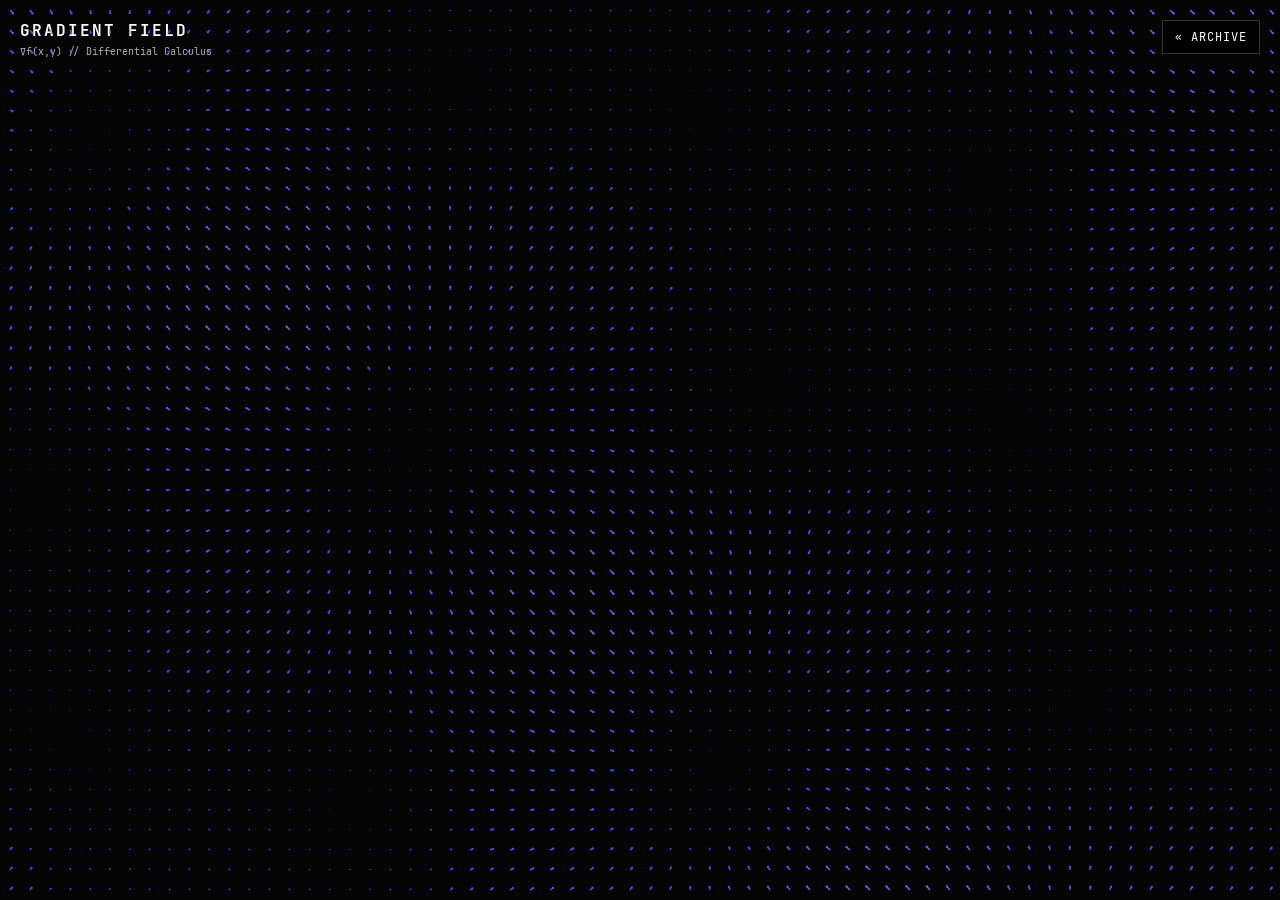
<file: animations/gradient.html>
<!DOCTYPE html>
<html lang="en">

<head>
    <meta charset="UTF-8">
    <title>Calculus: Gradient Vector Field</title>
    <style>
        @font-face {
            font-family: 'JetBrains Nerd Mono';
            font-style: normal;
            font-weight: 400;
            font-display: swap;
            src: url(../assets/fonts/jetbrains-nerd-mono-Regular.woff2) format('woff2');
        }

        @font-face {
            font-family: 'JetBrains Nerd Mono';
            font-style: normal;
            font-weight: 700;
            font-display: swap;
            src: url(../assets/fonts/jetbrains-nerd-mono-Bold.woff2) format('woff2');
        }

        body {
            margin: 0;
            overflow: hidden;
            background: #050505;
            font-family: 'JetBrains Nerd Mono', monospace;
        }

        canvas {
            display: block;
        }

        #ui {
            position: absolute;
            top: 20px;
            left: 20px;
            color: #fff;
            pointer-events: none;
            mix-blend-mode: exclusion;
        }

        h1 {
            margin: 0;
            font-size: 16px;
            letter-spacing: 2px;
            text-transform: uppercase;
        }

        .sub {
            font-size: 10px;
            opacity: 0.7;
            margin-top: 4px;
        }
    </style>
    <link rel="icon" type="image/png" href="../favicon.png">
    <style>
        #back-btn {
            position: fixed;
            top: 20px;
            right: 20px;
            z-index: 9999;
            font-family: 'JetBrains Nerd Mono', monospace;
            font-size: 12px;
            color: #fff;
            background: #000;
            border: 1px solid #333;
            padding: 8px 12px;
            text-decoration: none;
            text-transform: uppercase;
            letter-spacing: 1px;
        }

        #back-btn:hover {
            border-color: #fff;
        }
    </style>
</head>

<body>
    <a id="back-btn" href="../index.html">&laquo; ARCHIVE</a>
    <div id="ui">
        <h1>Gradient Field</h1>
        <div class="sub">&nabla;f(x,y) // Differential Calculus</div>
    </div>
    <canvas id="c"></canvas>
    <script>
        const canvas = document.getElementById('c');
        const ctx = canvas.getContext('2d');

        let width, height;
        let time = 0;

        // Grid setup
        const spacing = 20;
        let cols, rows;

        // Interaction
        let mouseX = 0, mouseY = 0;
        let isMouseActive = false;

        function init() {
            width = canvas.width = window.innerWidth;
            height = canvas.height = window.innerHeight;
            cols = Math.ceil(width / spacing);
            rows = Math.ceil(height / spacing);
        }

        // The Scalar Field f(x,y)
        // We don't visualize this directly, we visualize its slope (derivative)
        function scalarField(x, y, t) {
            // A moving landscape of sine waves
            const v1 = Math.sin(x * 0.01 + t * 0.02); // Slower frequency for larger grid
            const v2 = Math.cos(y * 0.01 - t * 0.03);
            const v3 = Math.sin((x + y) * 0.005 + t * 0.01);

            // Mouse interaction: Add a "well" or "hill"
            let mouseInfluence = 0;
            if (isMouseActive) {
                const dx = x - mouseX;
                const dy = y - mouseY;
                const distSq = dx * dx + dy * dy;
                // Add a gravity well
                mouseInfluence = -5000 / (distSq + 100);
            }

            return (v1 + v2 + v3) * 50 + mouseInfluence * 20;
        }

        function animate() {
            time++;

            // Fade background slightly for trails? No, clean redraw for this one.
            ctx.fillStyle = '#050505';
            ctx.fillRect(0, 0, width, height);

            ctx.lineWidth = 1.5;

            for (let i = 0; i < cols; i++) {
                for (let j = 0; j < rows; j++) {
                    const x = i * spacing;
                    const y = j * spacing;

                    // CALCULATE DERIVATIVE (Numerical Differentiation)
                    // limit as h -> 0
                    const h = 1; // small step
                    const f = scalarField(x, y, time);
                    const f_dx = scalarField(x + h, y, time);
                    const f_dy = scalarField(x, y + h, time);

                    // Partial Derivatives
                    const d_dx = (f_dx - f) / h;
                    const d_dy = (f_dy - f) / h;

                    // Gradient Vector = <d_dx, d_dy>
                    // This points in direction of steepest ascent

                    const angle = Math.atan2(d_dy, d_dx);
                    const magnitude = Math.sqrt(d_dx * d_dx + d_dy * d_dy);

                    // Visualize
                    const len = Math.min(spacing * 0.8, magnitude * 5);
                    const cx = x + spacing / 2;
                    const cy = y + spacing / 2;

                    // Color based on steepness (magnitude of derivative)
                    // Flat = Brighter Cyan/Blue, Steep = White/Red
                    const intensity = Math.min(255, magnitude * 100);
                    const r = intensity;
                    const g = Math.min(255, intensity * 0.5 + 50); // Add base green
                    const b = 255; // Always keep blue high for visibility

                    ctx.strokeStyle = `rgb(${r},${g},${b})`;
                    ctx.beginPath();
                    ctx.moveTo(cx, cy);
                    ctx.lineTo(cx + Math.cos(angle) * len, cy + Math.sin(angle) * len);
                    ctx.stroke();

                    // Optional: Draw Arrowhead for vector feel
                    if (magnitude > 0.5) {
                        // Simple dot at end
                        ctx.fillStyle = `rgb(${r},${g},${b})`;
                        ctx.fillRect(cx + Math.cos(angle) * len - 1, cy + Math.sin(angle) * len - 1, 2, 2);
                    }
                }
            }

            reqId = requestAnimationFrame(animate);
        }

        // Optimization: Pause when hidden
        let reqId;
        document.addEventListener("visibilitychange", () => {
            if (document.hidden) {
                if (reqId) cancelAnimationFrame(reqId);
            } else {
                animate();
            }
        });

        window.addEventListener('resize', init);
        window.addEventListener('mousemove', e => {
            mouseX = e.clientX;
            mouseY = e.clientY;
            isMouseActive = true;
        });
        window.addEventListener('touchmove', e => {
            mouseX = e.touches[0].clientX;
            mouseY = e.touches[0].clientY;
            isMouseActive = true;
        });

        init();
        animate();
    </script>
</body>

</html>
</file>
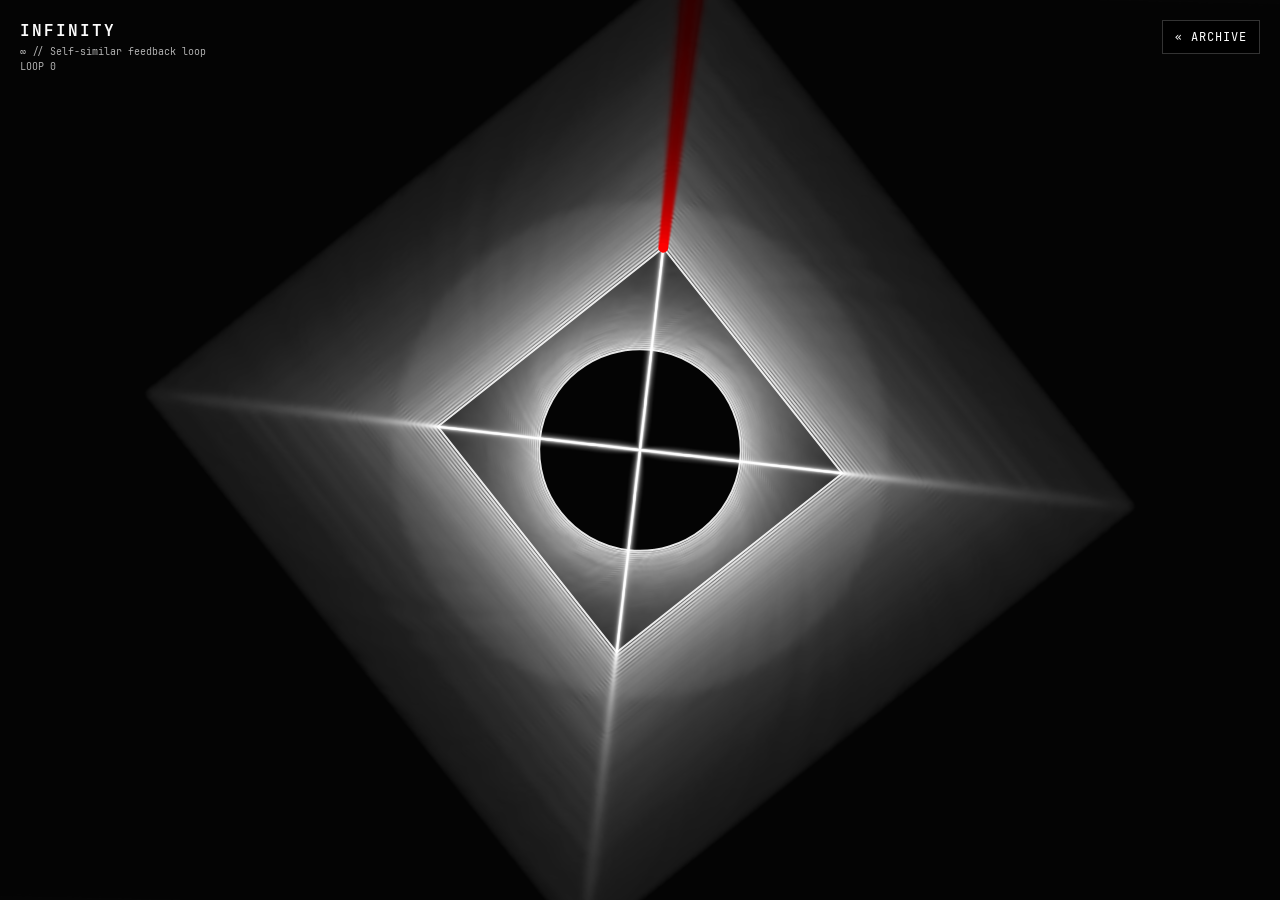
<file: animations/infinity.html>
<!DOCTYPE html>
<html lang="en">

<head>
    <meta charset="UTF-8">
    <title>Infinity: Endless Zoom Feedback Loop</title>
    <style>
        @font-face {
            font-family: 'JetBrains Nerd Mono';
            font-style: normal;
            font-weight: 400;
            font-display: swap;
            src: url(../assets/fonts/jetbrains-nerd-mono-Regular.woff2) format('woff2');
        }

        @font-face {
            font-family: 'JetBrains Nerd Mono';
            font-style: normal;
            font-weight: 700;
            font-display: swap;
            src: url(../assets/fonts/jetbrains-nerd-mono-Bold.woff2) format('woff2');
        }

        body {
            margin: 0;
            overflow: hidden;
            background: #050505;
            font-family: 'JetBrains Nerd Mono', monospace;
        }

        canvas {
            display: block;
        }

        #ui {
            position: absolute;
            top: 20px;
            left: 20px;
            color: #fff;
            pointer-events: none;
            mix-blend-mode: exclusion;
        }

        h1 {
            margin: 0;
            font-size: 16px;
            letter-spacing: 2px;
            text-transform: uppercase;
        }

        .sub {
            font-size: 10px;
            opacity: 0.7;
            margin-top: 4px;
        }

        #depth {
            font-size: 10px;
            opacity: 0.7;
            margin-top: 2px;
        }

        #back-btn {
            position: fixed;
            top: 20px;
            right: 20px;
            z-index: 9999;
            font-family: 'JetBrains Nerd Mono', monospace;
            font-size: 12px;
            color: #fff;
            background: #000;
            border: 1px solid #333;
            padding: 8px 12px;
            text-decoration: none;
            text-transform: uppercase;
            letter-spacing: 1px;
        }

        #back-btn:hover {
            border-color: #fff;
        }
    </style>
    <link rel="icon" type="image/png" href="../favicon.png">
</head>

<body>
    <a id="back-btn" href="../index.html">&laquo; ARCHIVE</a>
    <div id="ui">
        <h1>Infinity</h1>
        <div class="sub">&#8734; // Self-similar feedback loop</div>
        <div id="depth">LOOP 0</div>
    </div>
    <canvas id="c"></canvas>
    <script>
        // The Droste effect on a canvas: each frame, the previous
        // frame is drawn back into itself, slightly scaled down and
        // rotated. The image contains itself, forever. The feedback
        // never reaches a "bottom" - zooming in only reveals more
        // of the same structure. Mathematically this is an iterated
        // affine map with a fixed point: a fractal in the time
        // dimension, self-similar at every scale.

        const canvas = document.getElementById('c');
        const ctx = canvas.getContext('2d');

        let width, height;
        let time = 0;

        // Zoom state
        const GROWTH = 1.02;     // the past expands by this factor every frame
        const SPIN = 0.02;       // radians added every frame (the spiral twist)
        const CYCLE = 314;       // frames per full twist (2*PI/SPIN)
        const DECAY = 0.96;      // brightness of the past each frame: prevents saturation

        // Interaction
        let autoRotate = true;
        let rotationOffset = 0;
        let SPIN_DIR = 1;        // +1 / -1: twist handedness

        // Shape drift: unused hue state removed; rotation and the
        // seed glyph carry all the motion.

        function init() {
            width = canvas.width = window.innerWidth;
            height = canvas.height = window.innerHeight;
            buf.width = width;
            buf.height = height;
            // Seed the first frame so the loop has something to eat
            ctx.fillStyle = '#050505';
            ctx.fillRect(0, 0, width, height);
            drawGlyph(width / 2, height / 2, 0);
        }

        // The "seed" geometry: a single white arc-frame that the
        // feedback loop will recurse into itself infinitely.
        function drawGlyph(cx, cy, rot) {
            const r = Math.min(width, height) * 0.16;
            ctx.save();
            ctx.translate(cx, cy);
            ctx.rotate(rot);

            // A square frame with one red corner node - the loop
            // marker. When you see the red node, you have travelled
            // exactly one period of the recursion.
            ctx.lineWidth = 2;
            ctx.strokeStyle = 'rgba(255, 255, 255, 0.9)';
            ctx.strokeRect(-r, -r, r * 2, r * 2);

            // Inner circle
            ctx.beginPath();
            ctx.arc(0, 0, r * 0.7, 0, Math.PI * 2);
            ctx.stroke();

            // Diagonals
            ctx.beginPath();
            ctx.moveTo(-r, -r);
            ctx.lineTo(r, r);
            ctx.moveTo(r, -r);
            ctx.lineTo(-r, r);
            ctx.stroke();

            // Red node marker (accent color of the archive)
            ctx.fillStyle = '#ff0000';
            ctx.beginPath();
            ctx.arc(-r, -r, 5, 0, Math.PI * 2);
            ctx.fill();

            ctx.restore();
        }

        // Feedback needs an offscreen buffer: putImageData ignores
        // transforms and alpha, but drawImage respects both.
        const buf = document.createElement('canvas');
        const bctx = buf.getContext('2d');

        function loop() {
            time++;
            const depthEl = document.getElementById('depth');

            // 1. Copy current frame to buffer, DIMMED. Without this
            //    decay every frame adds fresh ink on top of the old
            //    and the screen saturates to solid white. The decay
            //    makes old copies fade as they drift outward, so the
            //    tunnel stays legible at every depth.
            bctx.globalAlpha = DECAY;
            bctx.fillStyle = '#050505';
            bctx.fillRect(0, 0, width, height);
            bctx.drawImage(canvas, 0, 0);

            // 2. Erase main
            ctx.fillStyle = '#050505';
            ctx.fillRect(0, 0, width, height);

            // 3. THE INFINITE ZOOM: draw the previous frame back
            //    onto the canvas, but larger and rotated around the
            //    center. Whatever was on screen drifts outward and
            //    grows, revealing ever more detail inside. A single
            //    transformed copy is enough: it already contains
            //    every earlier copy (the feedback is recursive), so
            //    one pass per frame rebuilds the whole spiral.
            const spin = (autoRotate ? SPIN : 0) * SPIN_DIR;
            ctx.save();
            ctx.translate(width / 2, height / 2);
            ctx.rotate(spin + rotationOffset);
            ctx.scale(GROWTH, GROWTH);
            ctx.translate(-width / 2, -height / 2);
            ctx.drawImage(buf, 0, 0);
            ctx.restore();

            // 4. Inject fresh geometry at the center, so the deepest
            //    visible level is always the seed glyph. The loop
            //    consumes it next frame - it becomes the next ring.
            drawGlyph(width / 2, height / 2, time * spin);

            // UI: after CYCLE frames the twist completes one full
            // turn - a full "lap" of infinity. There is no last lap.
            depthEl.textContent = 'LOOP ' + Math.floor(time / CYCLE);

            reqId = requestAnimationFrame(loop);
        }

        // Optimization: pause when hidden
        let reqId;
        document.addEventListener("visibilitychange", () => {
            if (document.hidden) {
                if (reqId) cancelAnimationFrame(reqId);
            } else {
                reqId = requestAnimationFrame(loop);
            }
        });

        window.addEventListener('resize', init);

        // Interaction: drag to rotate the spiral by hand, double
        // click to flip zoom-twist direction. Scrolling would be
        // the natural gesture but the page must not scroll.
        let dragging = false;
        let lastX = 0;
        window.addEventListener('mousedown', e => {
            dragging = true;
            lastX = e.clientX;
        });
        window.addEventListener('mousemove', e => {
            if (!dragging) return;
            rotationOffset += (e.clientX - lastX) * 0.01;
            lastX = e.clientX;
        });
        window.addEventListener('mouseup', () => dragging = false);
        window.addEventListener('dblclick', () => {
            autoRotate = !autoRotate;
            SPIN_DIR = -SPIN_DIR;
        });

        init();
        reqId = requestAnimationFrame(loop);
    </script>
</body>

</html>
</file>
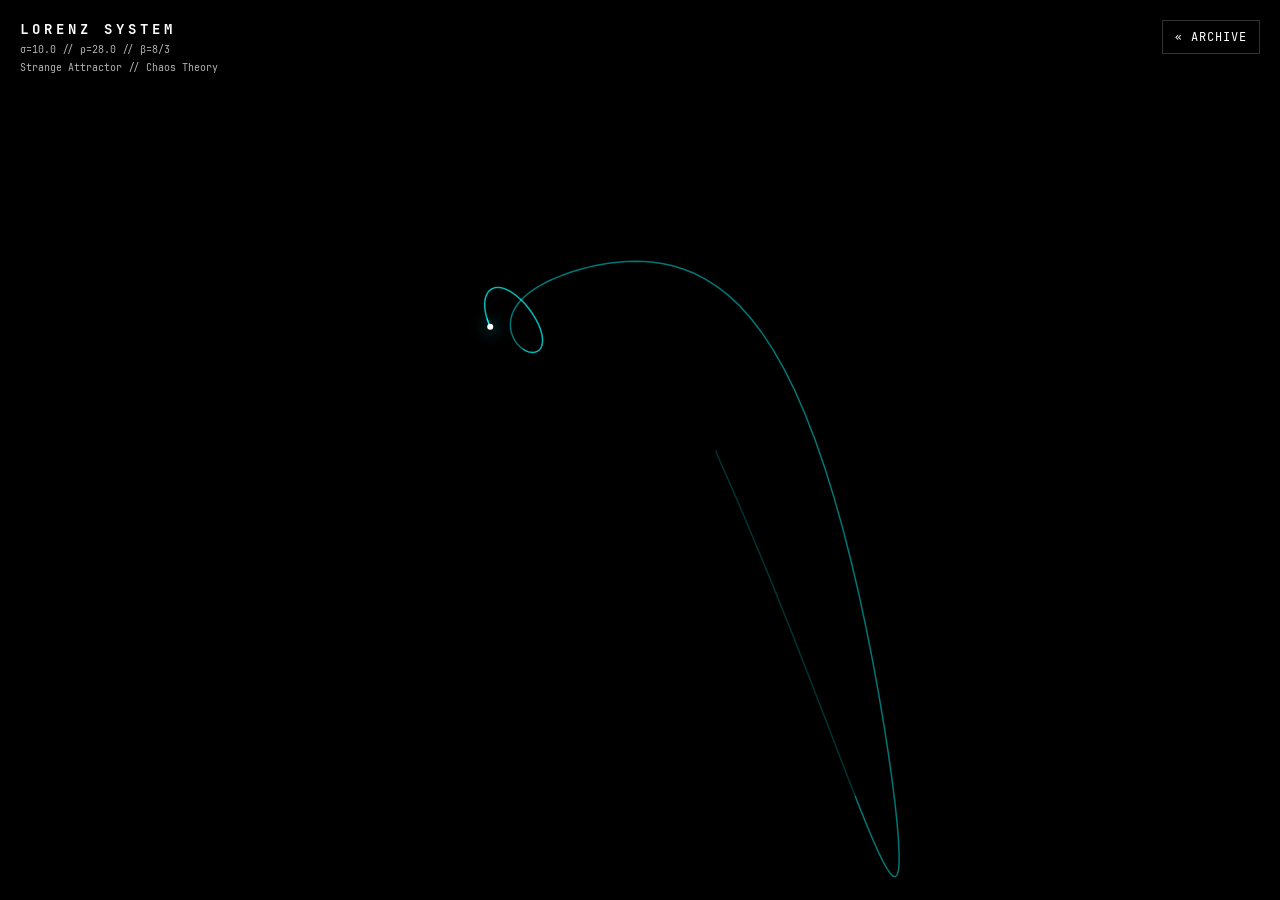
<file: animations/lorenz.html>
<!DOCTYPE html>
<html lang="en">

<head>
    <meta charset="UTF-8">
    <meta name="viewport" content="width=device-width, initial-scale=1.0">
    <title>Chaos: The Attractor</title>
    <style>
        @font-face {
            font-family: 'JetBrains Nerd Mono';
            font-style: normal;
            font-weight: 400;
            font-display: swap;
            src: url(../assets/fonts/jetbrains-nerd-mono-Regular.woff2) format('woff2');
        }

        @font-face {
            font-family: 'JetBrains Nerd Mono';
            font-style: normal;
            font-weight: 700;
            font-display: swap;
            src: url(../assets/fonts/jetbrains-nerd-mono-Bold.woff2) format('woff2');
        }

        body {
            background-color: #000;
            margin: 0;
            overflow: hidden;
            font-family: 'JetBrains Nerd Mono', monospace;
            color: #fff;
        }

        canvas {
            display: block;
        }

        #ui {
            position: absolute;
            top: 20px;
            left: 20px;
            pointer-events: none;
            mix-blend-mode: difference;
        }

        h1 {
            font-size: 14px;
            text-transform: uppercase;
            letter-spacing: 4px;
            margin: 0;
        }

        .data {
            font-size: 10px;
            opacity: 0.7;
            margin-top: 5px;
        }
    </style>
    <link rel="icon" type="image/png" href="../favicon.png">
    <style>
        #back-btn {
            position: fixed;
            top: 20px;
            right: 20px;
            z-index: 9999;
            font-family: 'JetBrains Nerd Mono', monospace;
            font-size: 12px;
            color: #fff;
            background: #000;
            border: 1px solid #333;
            padding: 8px 12px;
            text-decoration: none;
            text-transform: uppercase;
            letter-spacing: 1px;
        }

        #back-btn:hover {
            border-color: #fff;
        }
    </style>
</head>

<body>
    <a id="back-btn" href="../index.html">&laquo; ARCHIVE</a>
    <div id="ui">
        <h1>Lorenz System</h1>
        <div class="data">σ=10.0 // ρ=28.0 // β=8/3</div>
        <div class="data">Strange Attractor // Chaos Theory</div>
    </div>
    <canvas id="c"></canvas>

    <script>
        const canvas = document.getElementById('c');
        const ctx = canvas.getContext('2d');

        let width, height;

        // Lorenz Parameters
        const sigma = 10;
        const rho = 28;
        const beta = 8 / 3;

        // State
        let x = 0.1;
        let y = 0;
        let z = 0;

        // Trail
        let points = [];
        const maxPoints = 3000;

        // Camera
        let camRotX = 0;
        let camRotY = 0;
        let zoom = 15;

        // Interaction
        let isDragging = false;
        let lastX, lastY;

        function init() {
            width = canvas.width = window.innerWidth;
            height = canvas.height = window.innerHeight;

            // Reset state if needed, but let's keep accumulating
        }

        function step() {
            const dt = 0.005; // Time step

            const dx = sigma * (y - x) * dt;
            const dy = (x * (rho - z) - y) * dt;
            const dz = (x * y - beta * z) * dt;

            x += dx;
            y += dy;
            z += dz;

            points.push({ x, y, z });
            if (points.length > maxPoints) {
                points.shift();
            }
        }

        function project(p) {
            // Translate to center (rotate around center of attractor approx)
            // Attractor centers around z ~ rho-1 = 27
            let px = p.x;
            let py = p.y;
            let pz = p.z - 27;

            // Rotate Y
            let tx = px * Math.cos(camRotY) - pz * Math.sin(camRotY);
            let tz = px * Math.sin(camRotY) + pz * Math.cos(camRotY);
            px = tx; pz = tz;

            // Rotate X
            let ty = py * Math.cos(camRotX) - pz * Math.sin(camRotX);
            tz = py * Math.sin(camRotX) + pz * Math.cos(camRotX);
            py = ty; pz = tz;

            // Project
            const perspective = 800;
            const scale = perspective / (perspective + pz);

            return {
                x: width / 2 + px * zoom * scale,
                y: height / 2 + py * zoom * scale,
                z: pz,
                scale: scale
            };
        }

        function animate() {
            // Calculate multiple steps per frame for smooth line
            for (let i = 0; i < 5; i++) step();

            // Draw
            // Fade effect? No, crisp lines for 'Sci-Art'
            ctx.fillStyle = '#000';
            ctx.fillRect(0, 0, width, height);

            ctx.lineWidth = 1.5;

            // Draw the trail in chunks with an age gradient
            const chunkSize = 100;
            for (let i = 0; i < points.length - 1; i += chunkSize) {
                const end = Math.min(i + chunkSize, points.length - 1);

                ctx.beginPath();
                const pStart = project(points[i]);
                ctx.moveTo(pStart.x, pStart.y);

                for (let j = i + 1; j <= end; j++) {
                    const p = project(points[j]);
                    ctx.lineTo(p.x, p.y);
                }

                // Color
                // Map 'i' to Hue
                // Newest points (end of array) are brightest
                const age = i / points.length; // 0 (old) to 1 (new)
                // Let's make it look like hot plasma
                // Hue: 200 (Blue) -> 300 (Purple) -> 60 (Yellow)
                /*
                let hue = 200 + age * 100;
                let light = 30 + age * 40;
                ctx.strokeStyle = `hsl(${hue}, 80%, ${light}%)`;
                */

                // Brutalist White/Green?
                // Let's stick to the styling plan: 
                // Lorenz fits "Chaos". Maybe a fiery orange/red or electric blue.
                // Let's do Electric Cyan to White.
                ctx.strokeStyle = `rgba(0, 255, 255, ${0.2 + age * 0.8})`;

                ctx.stroke();
            }

            // Head Glow
            const head = project(points[points.length - 1]);
            ctx.fillStyle = '#fff';
            ctx.shadowBlur = 15;
            ctx.shadowColor = '#0ff';
            ctx.beginPath();
            ctx.arc(head.x, head.y, 3 * head.scale, 0, Math.PI * 2);
            ctx.fill();
            ctx.shadowBlur = 0;

            // Auto rotate if not dragging
            if (!isDragging) {
                camRotY += 0.003;
            }

            reqId = requestAnimationFrame(animate);
        }

        // Interaction
        window.addEventListener('mousedown', e => {
            isDragging = true;
            lastX = e.clientX;
            lastY = e.clientY;
        });

        window.addEventListener('mouseup', () => isDragging = false);
        window.addEventListener('mousemove', e => {
            if (!isDragging) return;
            const dx = e.clientX - lastX;
            const dy = e.clientY - lastY;
            lastX = e.clientX;
            lastY = e.clientY;

            camRotY += dx * 0.01;
            camRotX += dy * 0.01;
        });

        // Touch Support
        window.addEventListener('touchstart', e => {
            isDragging = true;
            lastX = e.touches[0].clientX;
            lastY = e.touches[0].clientY;
            e.preventDefault();
        }, { passive: false });

        window.addEventListener('touchend', () => isDragging = false);
        window.addEventListener('touchmove', e => {
            if (!isDragging) return;
            const dx = e.touches[0].clientX - lastX;
            const dy = e.touches[0].clientY - lastY;
            lastX = e.touches[0].clientX;
            lastY = e.touches[0].clientY;

            camRotY += dx * 0.01;
            camRotX += dy * 0.01;
            e.preventDefault();
        }, { passive: false });

        window.addEventListener('resize', init);

        // Optimization: Pause when hidden
        let reqId;
        document.addEventListener("visibilitychange", () => {
            if (document.hidden) {
                if (reqId) cancelAnimationFrame(reqId);
            } else {
                animate();
            }
        });

        init();
        animate();
    </script>
</body>

</html>
</file>
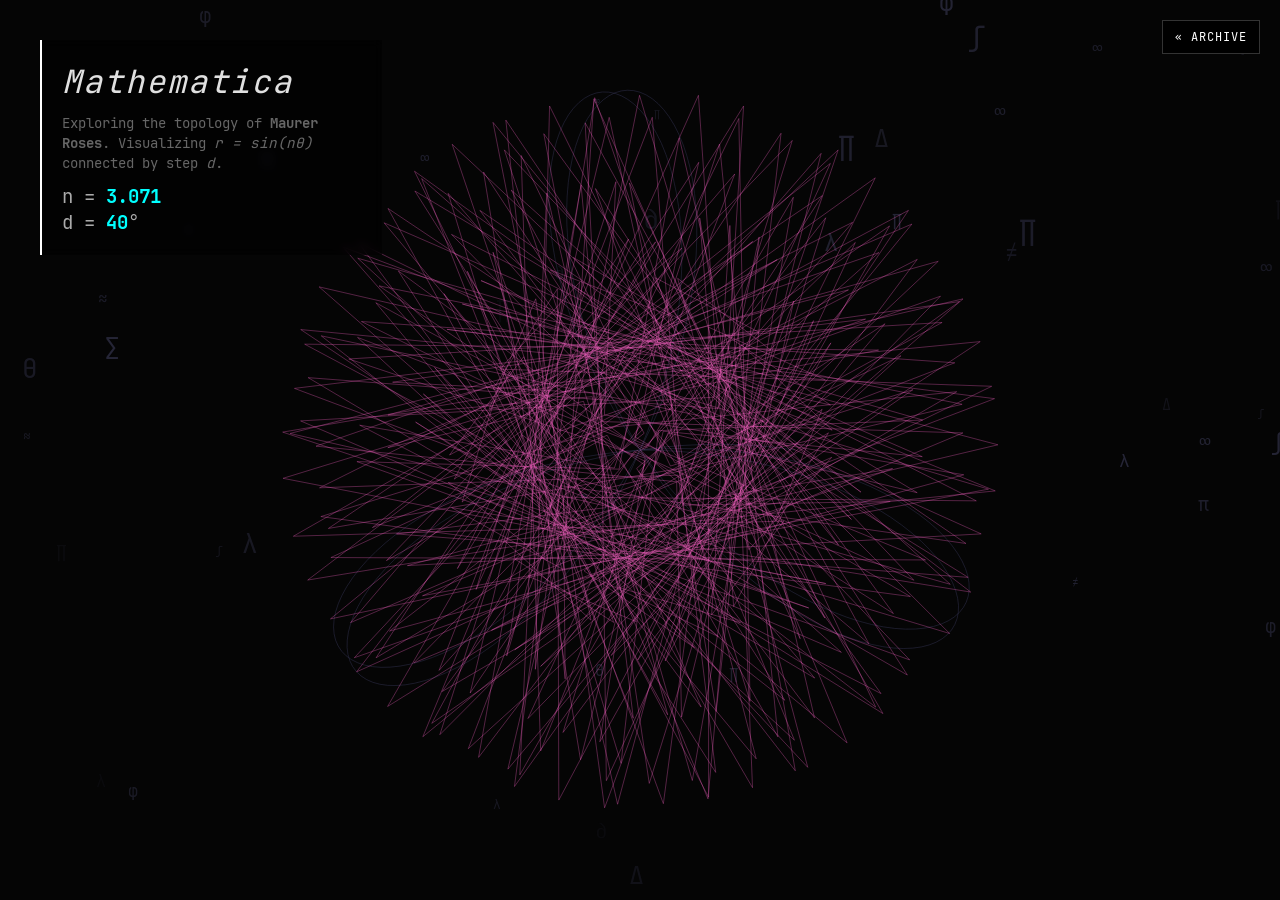
<file: animations/mathematica.html>
<!DOCTYPE html>
<html lang="en">

<head>
    <meta charset="UTF-8">
    <meta name="viewport" content="width=device-width, initial-scale=1.0">
    <title>MATHEMATICA: Parametric Beauty</title>

    <style>
        @font-face {
            font-family: 'JetBrains Nerd Mono';
            font-style: normal;
            font-weight: 400;
            font-display: swap;
            src: url(../assets/fonts/jetbrains-nerd-mono-Regular.woff2) format('woff2');
        }

        @font-face {
            font-family: 'JetBrains Nerd Mono';
            font-style: normal;
            font-weight: 700;
            font-display: swap;
            src: url(../assets/fonts/jetbrains-nerd-mono-Bold.woff2) format('woff2');
        }

        body,
        html {
            margin: 0;
            padding: 0;
            width: 100%;
            height: 100%;
            overflow: hidden;
            background-color: #050505;
            color: #e0e0e0;
            font-family: 'JetBrains Nerd Mono', monospace;
        }

        #container {
            position: relative;
            width: 100vw;
            height: 100vh;
            display: flex;
            justify-content: center;
            align-items: center;
        }

        canvas {
            position: absolute;
            top: 0;
            left: 0;
            z-index: 1;
        }

        #ui-layer {
            position: absolute;
            z-index: 10;
            top: 40px;
            left: 40px;
            pointer-events: none;
            background: rgba(0, 0, 0, 0.6);
            padding: 20px;
            border-left: 2px solid #fff;
            backdrop-filter: blur(5px);
        }

        h1 {
            font-weight: normal;
            font-style: italic;
            margin: 0 0 10px 0;
            font-size: 2rem;
            letter-spacing: 2px;
        }

        .formula-box {
            font-family: 'JetBrains Nerd Mono', monospace;
            font-size: 1.2rem;
            margin-top: 10px;
            color: #aaa;
        }

        .var-value {
            color: #00ffff;
            font-weight: bold;
        }

        .description {
            margin-top: 5px;
            font-size: 0.9rem;
            color: #666;
            max-width: 300px;
            line-height: 1.4;
        }
    </style>
    <link rel="icon" type="image/png" href="../favicon.png">
    <style>
        #back-btn {
            position: fixed;
            top: 20px;
            right: 20px;
            z-index: 9999;
            font-family: 'JetBrains Nerd Mono', monospace;
            font-size: 12px;
            color: #fff;
            background: #000;
            border: 1px solid #333;
            padding: 8px 12px;
            text-decoration: none;
            text-transform: uppercase;
            letter-spacing: 1px;
        }

        #back-btn:hover {
            border-color: #fff;
        }
    </style>
</head>

<body>
    <a id="back-btn" href="../index.html">&laquo; ARCHIVE</a>

    <div id="container">
        <canvas id="bgCanvas"></canvas>
        <canvas id="mainCanvas"></canvas>

        <div id="ui-layer">
            <h1>Mathematica</h1>
            <div class="description">
                Exploring the topology of <strong>Maurer Roses</strong>.
                Visualizing <span style="font-style: italic;">r = sin(n&theta;)</span> connected by step <span
                    style="font-style: italic;">d</span>.
            </div>
            <div class="formula-box">
                n = <span id="n-val" class="var-value">0.00</span><br>
                d = <span id="d-val" class="var-value">0</span>&deg;
            </div>
        </div>
    </div>

    <script>
        const mainCanvas = document.getElementById('mainCanvas');
        const bgCanvas = document.getElementById('bgCanvas');
        const ctx = mainCanvas.getContext('2d');
        const bgCtx = bgCanvas.getContext('2d');

        let width, height;
        let time = 0;

        // Maurer Rose Parameters
        let n = 2;  // The "petals" factor
        let d = 29; // The step degrees

        // Target values for smooth transition
        let targetN = 6;
        let targetD = 71;

        // Math Symbols for Background
        const symbols = ['∫', '∑', '∏', '∂', '∇', '∆', '∞', 'π', 'θ', 'λ', 'φ', '≈', '≠', '√'];
        const particles = [];

        class SymbolParticle {
            constructor() {
                this.reset();
                this.y = Math.random() * height; // Start anywhere initially
            }

            reset() {
                this.x = Math.random() * width;
                this.y = height + 50;
                this.char = symbols[Math.floor(Math.random() * symbols.length)];
                this.size = Math.random() * 20 + 10;
                this.speed = Math.random() * 1 + 0.2;
                this.opacity = Math.random() * 0.3 + 0.05;
            }

            update() {
                this.y -= this.speed;
                if (this.y < -50) this.reset();
            }

            draw(ctx) {
                ctx.fillStyle = `rgba(100, 100, 150, ${this.opacity})`;
                ctx.font = `${this.size}px 'JetBrains Nerd Mono', monospace`;
                ctx.fillText(this.char, this.x, this.y);
            }
        }

        function resize() {
            width = window.innerWidth;
            height = window.innerHeight;

            mainCanvas.width = width;
            mainCanvas.height = height;
            bgCanvas.width = width;
            bgCanvas.height = height;

            // Re-init particles
            particles.length = 0;
            for (let i = 0; i < 50; i++) {
                particles.push(new SymbolParticle());
            }
        }

        function drawMaurerRose(ctx, n, d) {
            ctx.translate(width / 2, height / 2);

            const scale = Math.min(width, height) * 0.4;

            // 1. Draw the basic Rose curve (Guide)
            ctx.beginPath();
            ctx.strokeStyle = 'rgba(50, 50, 80, 0.5)';
            ctx.lineWidth = 1;
            for (let i = 0; i <= 360; i++) {
                const k = i * Math.PI / 180;
                const r = Math.sin(n * k) * scale;
                const x = r * Math.cos(k);
                const y = r * Math.sin(k);
                if (i === 0) ctx.moveTo(x, y);
                else ctx.lineTo(x, y);
            }
            ctx.stroke();

            // 2. Draw the Maurer Rose (The connecting lines)
            ctx.beginPath();
            // Colors! Let's make it iridescent
            // We can't efficiently change strokeStyle mid-path for performance in a single path
            // But we can break it up or use a single cool color

            ctx.strokeStyle = 'rgba(0, 255, 200, 0.4)';
            if (n % 2 !== 0) ctx.strokeStyle = 'rgba(255, 100, 200, 0.4)';

            ctx.lineWidth = 0.8;

            for (let i = 0; i <= 360; i++) {
                const k = i * d * Math.PI / 180;
                const r = Math.sin(n * k) * scale;
                const x = r * Math.cos(k);
                const y = r * Math.sin(k);

                if (i === 0) ctx.moveTo(x, y);
                else ctx.lineTo(x, y);
            }
            ctx.stroke();

            // 3. Highlight Vertices
            /*
            ctx.fillStyle = '#fff';
            for (let i = 0; i <= 360; i+=2) {
                const k = i * d * Math.PI / 180;
                const r = Math.sin(n * k) * scale;
                const x = r * Math.cos(k);
                const y = r * Math.sin(k);
                ctx.fillRect(x-1, y-1, 2, 2);
            }
            */

            ctx.setTransform(1, 0, 0, 1, 0, 0);
        }

        let holdTimer = 0;
        let state = 'morphing'; // 'morphing' or 'holding'

        function animate() {
            time++;

            // Clear
            ctx.clearRect(0, 0, width, height);
            bgCtx.clearRect(0, 0, width, height);

            // Draw Background
            particles.forEach(p => {
                p.update();
                p.draw(bgCtx);
            });

            // Logic for params
            if (state === 'morphing') {
                // Smoothly interpolate current -> target
                const diffN = targetN - n;
                const diffD = targetD - d;

                n += diffN * 0.01;
                d += diffD * 0.01;

                // Determine if close enough
                if (Math.abs(diffN) < 0.01 && Math.abs(diffD) < 0.1) {
                    state = 'holding';
                    holdTimer = 150; // hold for ~2.5 seconds
                }
            } else {
                holdTimer--;
                if (holdTimer <= 0) {
                    state = 'morphing';
                    // Pick new random targets
                    // n typically 1..10
                    // d typically 1..180
                    targetN = Math.floor(Math.random() * 8) + 1;
                    targetD = Math.floor(Math.random() * 180) + 1;

                    // Specific cool combinations override random sometimes
                    if (Math.random() > 0.7) {
                        const coolPairs = [[6, 71], [2, 29], [5, 97], [4, 31], [7, 19]];
                        const pair = coolPairs[Math.floor(Math.random() * coolPairs.length)];
                        targetN = pair[0];
                        targetD = pair[1];
                    }
                }
            }

            // Update UI
            document.getElementById('n-val').innerText = n.toFixed(3);
            document.getElementById('d-val').innerText = Math.floor(d).toString();

            // Draw
            drawMaurerRose(ctx, n, d);

            reqId = requestAnimationFrame(animate);
        }

        // Optimization: Pause when hidden
        let reqId;
        document.addEventListener("visibilitychange", () => {
            if (document.hidden) {
                if (reqId) cancelAnimationFrame(reqId);
            } else {
                animate();
            }
        });

        window.addEventListener('resize', resize);
        resize();
        animate();

    </script>
</body>

</html>
</file>
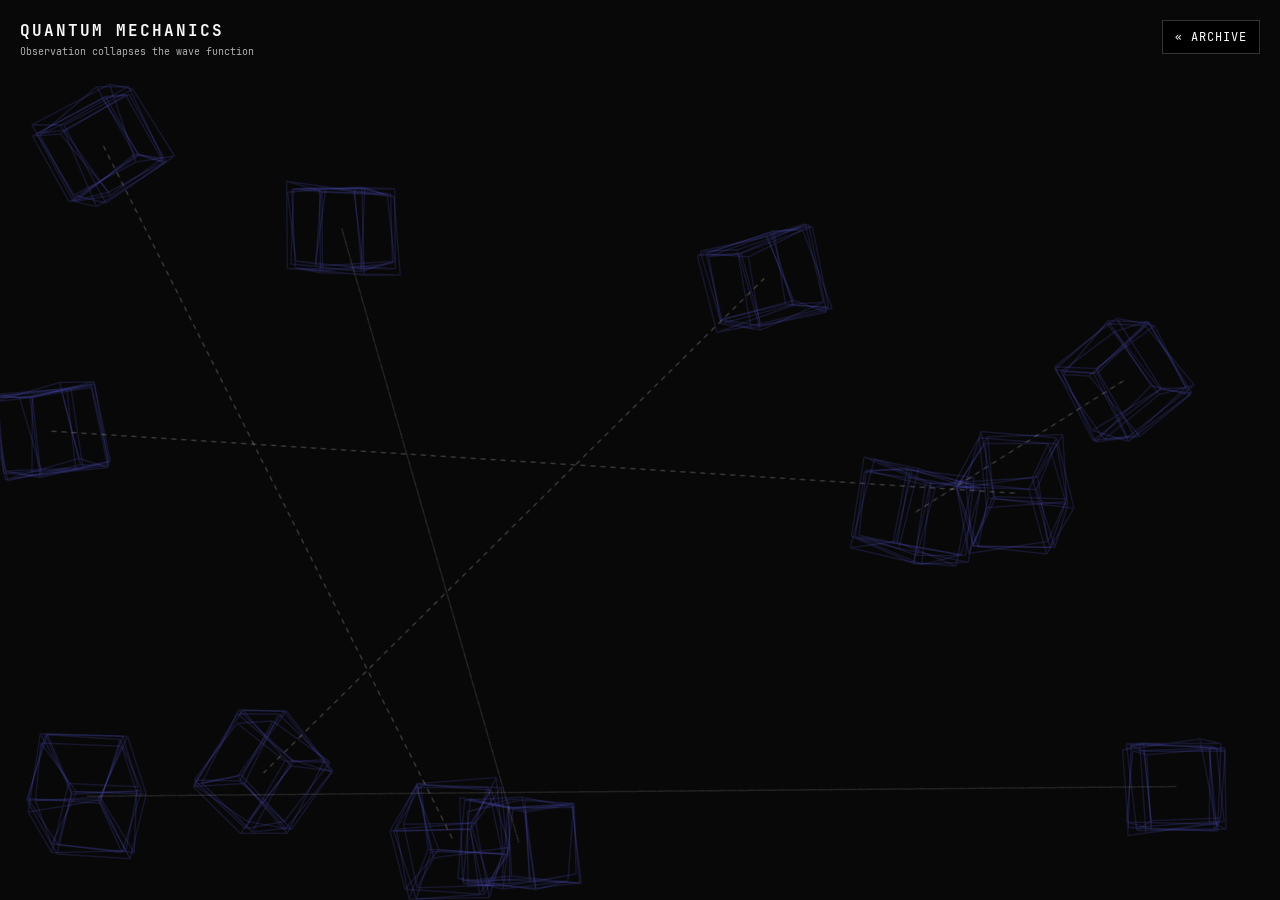
<file: animations/quantum.html>
<!DOCTYPE html>
<html lang="en">

<head>
    <meta charset="UTF-8">
    <title>Quantum: Superposition & Entanglement</title>
    <style>
        @font-face {
            font-family: 'JetBrains Nerd Mono';
            font-style: normal;
            font-weight: 400;
            font-display: swap;
            src: url(../assets/fonts/jetbrains-nerd-mono-Regular.woff2) format('woff2');
        }

        @font-face {
            font-family: 'JetBrains Nerd Mono';
            font-style: normal;
            font-weight: 700;
            font-display: swap;
            src: url(../assets/fonts/jetbrains-nerd-mono-Bold.woff2) format('woff2');
        }

        body {
            margin: 0;
            overflow: hidden;
            background: #080808;
            font-family: 'JetBrains Nerd Mono', monospace;
        }

        canvas {
            display: block;
        }

        #ui {
            position: absolute;
            top: 20px;
            left: 20px;
            color: #fff;
            pointer-events: none;
            mix-blend-mode: exclusion;
        }

        h1 {
            margin: 0;
            font-size: 16px;
            letter-spacing: 2px;
            text-transform: uppercase;
        }

        .sub {
            font-size: 10px;
            opacity: 0.7;
            margin-top: 4px;
        }
    </style>
    <link rel="icon" type="image/png" href="../favicon.png">
    <style>
        #back-btn {
            position: fixed;
            top: 20px;
            right: 20px;
            z-index: 9999;
            font-family: 'JetBrains Nerd Mono', monospace;
            font-size: 12px;
            color: #fff;
            background: #000;
            border: 1px solid #333;
            padding: 8px 12px;
            text-decoration: none;
            text-transform: uppercase;
            letter-spacing: 1px;
        }

        #back-btn:hover {
            border-color: #fff;
        }
    </style>
</head>

<body>
    <a id="back-btn" href="../index.html">&laquo; ARCHIVE</a>
    <div id="ui">
        <h1>Quantum Mechanics</h1>
        <div class="sub">Observation collapses the wave function</div>
    </div>
    <canvas id="c"></canvas>
    <script>
        const canvas = document.getElementById('c');
        const ctx = canvas.getContext('2d');

        let width, height;
        let qubits = [];
        const numQubits = 12;

        let mouseX = -1000, mouseY = -1000;

        // 3D Cube vertices
        const cubePoints = [
            [-1, -1, -1], [1, -1, -1], [1, 1, -1], [-1, 1, -1],
            [-1, -1, 1], [1, -1, 1], [1, 1, 1], [-1, 1, 1]
        ];
        // Edges connecting vertices
        const cubeEdges = [
            [0, 1], [1, 2], [2, 3], [3, 0], // Front face
            [4, 5], [5, 6], [6, 7], [7, 4], // Back face
            [0, 4], [1, 5], [2, 6], [3, 7]  // Connecting lines
        ];

        class Qubit {
            constructor(x, y) {
                this.x = x;
                this.y = y;
                this.z = 0;
                this.state = 'superposition'; // 'superposition', '0', '1'
                this.targetState = null; // 0 or 1

                this.rotX = Math.random() * Math.PI;
                this.rotY = Math.random() * Math.PI;
                this.rotVelX = (Math.random() - 0.5) * 0.05;
                this.rotVelY = (Math.random() - 0.5) * 0.05;

                this.entangled = null; // Partner qubit
                this.decoherenceTimer = 0; // Time before returning to superposition

                // Float animation
                this.floatOffset = Math.random() * Math.PI * 2;
            }

            measure(forcedVal = null) {
                if (this.state !== 'superposition') {
                    this.decoherenceTimer = 100; // Reset timer if already measured
                    return;
                }

                this.state = 'collapsed';
                this.targetState = (forcedVal !== null) ? forcedVal : (Math.random() > 0.5 ? 1 : 0);
                this.decoherenceTimer = 100; // Frames until decoherence

                // Trigger entangled partner
                if (this.entangled && this.entangled.state === 'superposition') {
                    // Entanglement correlation: Opposite spin? Or same? Let's say opposite.
                    this.entangled.measure(this.targetState === 1 ? 0 : 1);
                }
            }

            update() {
                // Rotation
                this.rotX += this.rotVelX;
                this.rotY += this.rotVelY;

                // Floating
                this.y += Math.sin(Date.now() * 0.001 + this.floatOffset) * 0.2;

                // Measurement Logic
                const dx = this.x - mouseX;
                const dy = this.y - mouseY;
                const dist = Math.sqrt(dx * dx + dy * dy);

                if (dist < 150) {
                    this.measure();
                } else if (this.state !== 'superposition') {
                    // Decoherence: Return to chaos over time
                    this.decoherenceTimer--;
                    if (this.decoherenceTimer <= 0) {
                        this.state = 'superposition';
                        this.targetState = null;
                    }
                }
            }

            drawShape(ctx, scale, jitter, color, alpha) {
                ctx.strokeStyle = `rgba(${color}, ${alpha})`;
                ctx.lineWidth = 1.5;

                const projected = cubePoints.map(p => {
                    // Rotate
                    let px = p[0], py = p[1], pz = p[2];

                    // X-Rot
                    let y1 = py * Math.cos(this.rotX) - pz * Math.sin(this.rotX);
                    let z1 = py * Math.sin(this.rotX) + pz * Math.cos(this.rotX);
                    py = y1; pz = z1;

                    // Y-Rot
                    let x1 = px * Math.cos(this.rotY) - pz * Math.sin(this.rotY);
                    z1 = px * Math.sin(this.rotY) + pz * Math.cos(this.rotY);
                    px = x1; pz = z1;

                    // Project (Perspective)
                    const fov = 300;
                    const scaleFactor = fov / (fov + pz + 4); // +4 moves it back

                    // Apply Jitter if superposition
                    const jx = (Math.random() - 0.5) * jitter;
                    const jy = (Math.random() - 0.5) * jitter;

                    return [
                        this.x + px * scale * scaleFactor + jx,
                        this.y + py * scale * scaleFactor + jy
                    ];
                });

                ctx.beginPath();
                cubeEdges.forEach(edge => {
                    const p1 = projected[edge[0]];
                    const p2 = projected[edge[1]];
                    ctx.moveTo(p1[0], p1[1]);
                    ctx.lineTo(p2[0], p2[1]);
                });
                ctx.stroke();
            }

            draw() {
                if (this.state === 'superposition') {
                    // Draw multiple "Ghosts"
                    for (let i = 0; i < 4; i++) {
                        this.drawShape(ctx, 40, 15, '100, 100, 255', 0.15); // Deep Blue/Purple
                    }
                } else {
                    // Collapsed: Solid, Sharp
                    const color = this.targetState === 1 ? '255, 0, 100' : '0, 255, 255'; // Pink vs Cyan
                    this.drawShape(ctx, 40, 0, color, 1); // Solid, no jitter

                    // Label
                    ctx.fillStyle = `rgb(${color})`;
                    ctx.font = "12px 'JetBrains Nerd Mono', monospace";
                    ctx.fillText(this.targetState === 1 ? "|1⟩" : "|0⟩", this.x + 30, this.y - 30);
                }

                // Draw Entanglement Line
                if (this.entangled) {
                    // Draw line to partner
                    ctx.beginPath();
                    ctx.strokeStyle = 'rgba(255, 255, 255, 0.1)';
                    ctx.moveTo(this.x, this.y);
                    ctx.lineTo(this.entangled.x, this.entangled.y);
                    ctx.setLineDash([5, 5]);
                    ctx.stroke();
                    ctx.setLineDash([]);
                }
            }
        }

        function init() {
            width = canvas.width = window.innerWidth;
            height = canvas.height = window.innerHeight;

            qubits = [];

            // Create pairs
            for (let i = 0; i < numQubits; i += 2) {
                // Random positions but kept somewhat on screen
                const q1 = new Qubit(Math.random() * (width - 100) + 50, Math.random() * (height - 100) + 50);
                const q2 = new Qubit(Math.random() * (width - 100) + 50, Math.random() * (height - 100) + 50);

                // Entangle them
                q1.entangled = q2;
                q2.entangled = q1;

                qubits.push(q1, q2);
            }
        }

        function animate() {
            ctx.fillStyle = '#080808';
            ctx.fillRect(0, 0, width, height);

            qubits.forEach(q => {
                q.update();
                q.draw();
            });

            reqId = requestAnimationFrame(animate);
        }

        let reqId;
        document.addEventListener("visibilitychange", () => {
            if (document.hidden) {
                if (reqId) cancelAnimationFrame(reqId);
            } else {
                animate();
            }
        });

        window.addEventListener('resize', init);
        window.addEventListener('mousemove', e => {
            mouseX = e.clientX;
            mouseY = e.clientY;
        });
        window.addEventListener('touchmove', e => {
            mouseX = e.touches[0].clientX;
            mouseY = e.touches[0].clientY;
            e.preventDefault();
        }, { passive: false });

        init();
        animate();
    </script>
</body>

</html>
</file>
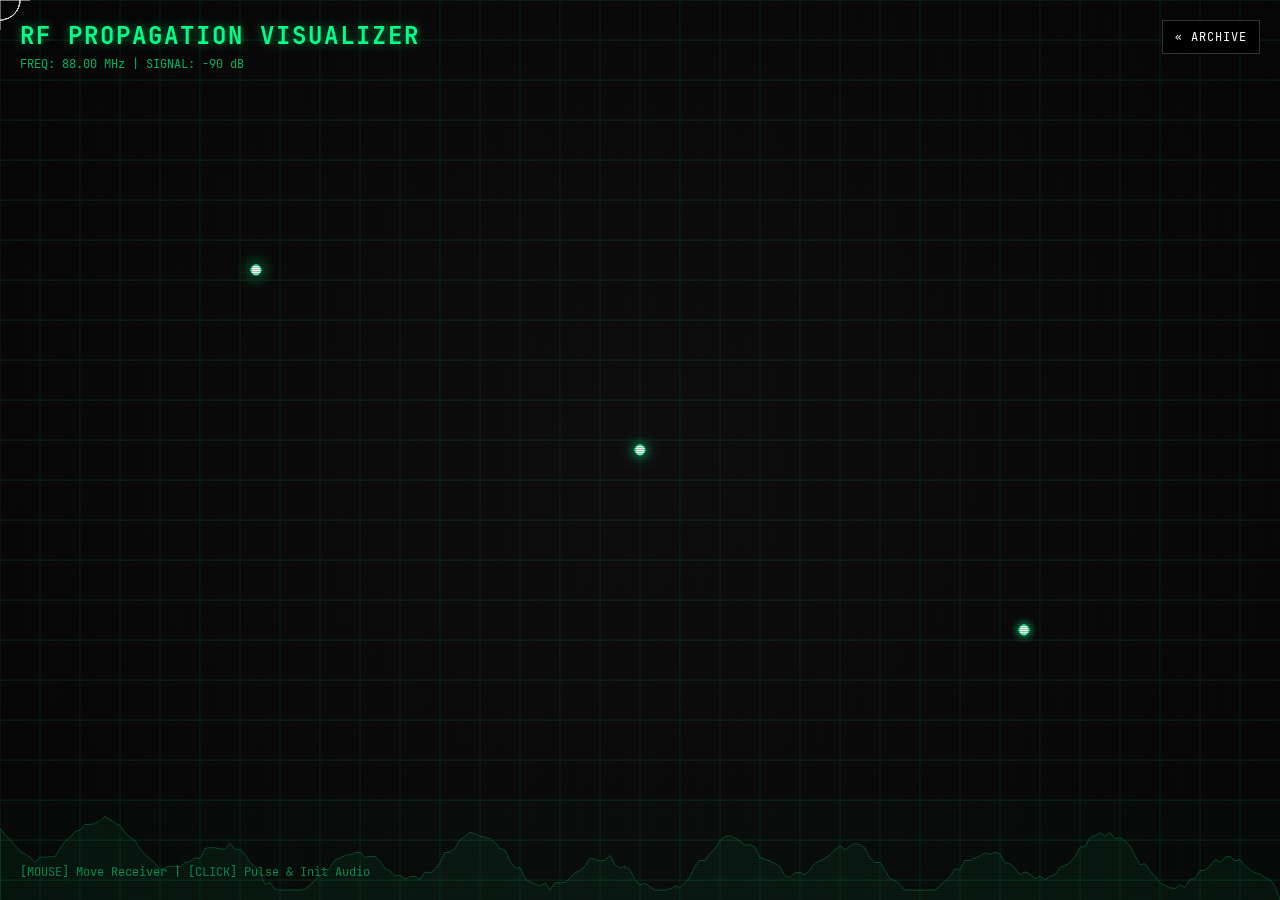
<file: animations/radio.html>
<!DOCTYPE html>
<html lang="en">

<head>
    <meta charset="UTF-8">
    <meta name="viewport" content="width=device-width, initial-scale=1.0">
    <title>Radio Frequency Propagation</title>
    <style>
        @font-face {
            font-family: 'JetBrains Nerd Mono';
            font-style: normal;
            font-weight: 400;
            font-display: swap;
            src: url(../assets/fonts/jetbrains-nerd-mono-Regular.woff2) format('woff2');
        }

        @font-face {
            font-family: 'JetBrains Nerd Mono';
            font-style: normal;
            font-weight: 700;
            font-display: swap;
            src: url(../assets/fonts/jetbrains-nerd-mono-Bold.woff2) format('woff2');
        }

        :root {
            --bg-color: #050505;
            --grid-color: rgba(0, 255, 136, 0.05);
            --primary-color: #00ff88;
            --secondary-color: #00ccff;
            --text-color: #00ff88;
        }

        body,
        html {
            margin: 0;
            padding: 0;
            width: 100%;
            height: 100%;
            overflow: hidden;
            background-color: var(--bg-color);
            font-family: 'JetBrains Nerd Mono', monospace;
            color: var(--text-color);
        }

        #canvas-container {
            position: relative;
            width: 100%;
            height: 100%;
            background: radial-gradient(circle at center, #0a0a0a 0%, #000000 100%);
        }

        canvas {
            display: block;
            mix-blend-mode: screen;
        }

        .overlay {
            position: absolute;
            top: 0;
            left: 0;
            width: 100%;
            height: 100%;
            pointer-events: none;
            background: linear-gradient(rgba(18, 16, 16, 0) 50%, rgba(0, 0, 0, 0.25) 50%), linear-gradient(90deg, rgba(255, 0, 0, 0.06), rgba(0, 255, 0, 0.02), rgba(0, 0, 255, 0.06));
            background-size: 100% 2px, 3px 100%;
            z-index: 10;
        }

        .ui-layer {
            position: absolute;
            top: 20px;
            left: 20px;
            pointer-events: none;
            z-index: 20;
        }

        h1 {
            font-size: 24px;
            margin: 0;
            text-transform: uppercase;
            letter-spacing: 2px;
            text-shadow: 0 0 10px rgba(0, 255, 136, 0.5);
        }

        .status {
            font-size: 12px;
            opacity: 0.7;
            margin-top: 5px;
        }

        .controls {
            position: absolute;
            bottom: 20px;
            left: 20px;
            font-size: 12px;
            color: rgba(0, 255, 136, 0.6);
        }

        #spectrum-analyzer {
            position: absolute;
            bottom: 0;
            left: 0;
            width: 100%;
            height: 100px;
            opacity: 0.3;
            pointer-events: none;
        }
    </style>
    <link rel="icon" type="image/png" href="../favicon.png">
    <style>
        #back-btn {
            position: fixed;
            top: 20px;
            right: 20px;
            z-index: 9999;
            font-family: 'JetBrains Nerd Mono', monospace;
            font-size: 12px;
            color: #fff;
            background: #000;
            border: 1px solid #333;
            padding: 8px 12px;
            text-decoration: none;
            text-transform: uppercase;
            letter-spacing: 1px;
        }

        #back-btn:hover {
            border-color: #fff;
        }
    </style>
</head>

<body>
    <a id="back-btn" href="../index.html">&laquo; ARCHIVE</a>

    <div id="canvas-container">
        <canvas id="mainCanvas"></canvas>
        <canvas id="spectrum-analyzer"></canvas>
        <div class="overlay"></div>

        <div class="ui-layer">
            <h1>RF Propagation Visualizer</h1>
            <div class="status">FREQ: <span id="freq-readout">88.00</span> MHz | SIGNAL: <span
                    id="sig-readout">-</span> dB</div>
        </div>

        <div class="controls">
            [MOUSE] Move Receiver | [CLICK] Pulse & Init Audio
        </div>
    </div>

    <script>
        /**
         * Radio Waves Animation
         * Simulates electromagnetic field propagation, interference, and signal reception.
         */

        const canvas = document.getElementById('mainCanvas');
        const ctx = canvas.getContext('2d');
        const spectrumCanvas = document.getElementById('spectrum-analyzer');
        const specCtx = spectrumCanvas.getContext('2d');

        let width, height;
        let mouseX = 0, mouseY = 0;
        let time = 0;

        // --- Audio Engine ---
        const AudioContext = window.AudioContext || window.webkitAudioContext;
        let audioCtx;
        let masterGain;
        let droneOsc;
        let droneGain;
        let noiseNode;
        let noiseGain;
        let signalOsc;
        let signalGain;
        let isAudioInit = false;

        const Sounds = {
            init: () => {
                if (isAudioInit) return;
                try {
                    audioCtx = new AudioContext();
                    masterGain = audioCtx.createGain();
                    masterGain.gain.value = 0.4;
                    masterGain.connect(audioCtx.destination);

                    // 1. Background Drone (60Hz hum + wobble)
                    droneOsc = audioCtx.createOscillator();
                    droneOsc.type = 'sine';
                    droneOsc.frequency.value = 60;
                    droneGain = audioCtx.createGain();
                    droneGain.gain.value = 0.05;

                    // Drone AM modulation (LFO)
                    const lfo = audioCtx.createOscillator();
                    lfo.frequency.value = 0.1;
                    const lfoGain = audioCtx.createGain();
                    lfoGain.gain.value = 0.05;
                    lfo.connect(lfoGain);
                    lfoGain.connect(droneGain.gain);
                    lfo.start();

                    droneOsc.connect(droneGain);
                    droneGain.connect(masterGain);
                    droneOsc.start();

                    // 2. Static / Floor Noise
                    const bufferSize = audioCtx.sampleRate * 2;
                    const buffer = audioCtx.createBuffer(1, bufferSize, audioCtx.sampleRate);
                    const data = buffer.getChannelData(0);
                    for (let i = 0; i < bufferSize; i++) {
                        data[i] = Math.random() * 2 - 1;
                    }

                    noiseNode = audioCtx.createBufferSource();
                    noiseNode.buffer = buffer;
                    noiseNode.loop = true;
                    noiseGain = audioCtx.createGain();
                    noiseGain.gain.value = 0.02;

                    // Filter the noise (Bandpass for "radio" feel)
                    const noiseFilter = audioCtx.createBiquadFilter();
                    noiseFilter.type = 'bandpass';
                    noiseFilter.frequency.value = 1000;
                    noiseFilter.Q.value = 1;

                    noiseNode.connect(noiseFilter);
                    noiseFilter.connect(noiseGain);
                    noiseGain.connect(masterGain);
                    noiseNode.start();

                    // 3. Signal Oscillator (Silence effectively until signal is found)
                    signalOsc = audioCtx.createOscillator();
                    signalOsc.type = 'sine';
                    signalOsc.frequency.value = 440;
                    signalGain = audioCtx.createGain();
                    signalGain.gain.value = 0;
                    signalOsc.connect(signalGain);
                    signalGain.connect(masterGain);
                    signalOsc.start();

                    isAudioInit = true;

                } catch (e) {
                    console.error("Audio init failed", e);
                }
            },

            pulse: (baseFreq) => {
                if (!isAudioInit) return;
                const osc = audioCtx.createOscillator();
                const gain = audioCtx.createGain();

                osc.type = 'triangle';
                // Map visualization freq to audible pitch
                osc.frequency.setValueAtTime(400 + (baseFreq * 5000), audioCtx.currentTime);

                gain.gain.setValueAtTime(0.05, audioCtx.currentTime);
                gain.gain.exponentialRampToValueAtTime(0.001, audioCtx.currentTime + 0.1);

                osc.connect(gain);
                gain.connect(masterGain);

                osc.start();
                osc.stop(audioCtx.currentTime + 0.1);
            },

            burst: () => {
                if (!isAudioInit) return;
                // White noise burst
                const gain = audioCtx.createGain();
                gain.gain.setValueAtTime(0.3, audioCtx.currentTime);
                gain.gain.exponentialRampToValueAtTime(0.001, audioCtx.currentTime + 0.3);

                // FM chirp 
                const osc = audioCtx.createOscillator();
                osc.frequency.setValueAtTime(800, audioCtx.currentTime);
                osc.frequency.exponentialRampToValueAtTime(100, audioCtx.currentTime + 0.2);

                osc.connect(gain);
                gain.connect(masterGain);
                osc.start();
                osc.stop(audioCtx.currentTime + 0.3);
            },

            updateSignal: (strength, xPos) => {
                if (!isAudioInit) return;

                // Only play "clean" signal sounds if strength is decent
                const targetVol = Math.pow(strength, 2) * 0.15; // quadratic curve for cleaner cutin
                signalGain.gain.setTargetAtTime(targetVol, audioCtx.currentTime, 0.1);

                // Frequency tuning simulation
                // Map xPos to frequency spectrum 88Mhz - 108Mhz -> 200Hz - 2000Hz (audible range)
                const freq = 200 + (xPos / width) * 1800;
                signalOsc.frequency.setTargetAtTime(freq, audioCtx.currentTime, 0.1);

                // Also modulate static:
                // If signal is weak, static is louder? Or constant floor?
                // Let's make static react to "tuning" - more static between stations (emitters) could be complex
                // simple version: static is constant, signal rises out of it.
            }
        };

        // Configuration
        const config = {
            emitters: [],
            particles: [], // "Data" packets
            waves: [],
            baseFreq: 0.02,
            gridSize: 40
        };

        class Emitter {
            constructor(x, y, freq) {
                this.x = x;
                this.y = y;
                this.freq = freq; // Oscillation speed
                this.phase = Math.random() * Math.PI * 2;
                this.color = '#00ff88';
            }

            update() {
                this.phase += this.freq;
                // Emit wave periodically
                if (Math.sin(this.phase) > 0.98) {
                    waves.push(new Wave(this.x, this.y));
                    Sounds.pulse(this.freq); // Audio Trigger
                }
            }

            draw(ctx) {
                ctx.beginPath();
                ctx.arc(this.x, this.y, 5, 0, Math.PI * 2);
                ctx.fillStyle = '#fff';
                ctx.fill();

                // Pulsing glow
                const glow = (Math.sin(this.phase) + 1) * 10;
                ctx.shadowBlur = glow;
                ctx.shadowColor = this.color;
                ctx.strokeStyle = this.color;
                ctx.stroke();
                ctx.shadowBlur = 0;
            }
        }

        class Wave {
            constructor(x, y) {
                this.x = x;
                this.y = y;
                this.radius = 1;
                this.speed = 2;
                this.maxRadius = Math.max(width, height) * 0.8;
                this.alpha = 1;
                this.distortion = [];

                // Initialize distortion points
                for (let i = 0; i < 360; i += 10) {
                    this.distortion.push(0);
                }
            }

            update() {
                this.radius += this.speed;
                this.alpha = 1 - (this.radius / this.maxRadius);

                // Interaction with mouse (Reciever)
                const d = Math.hypot(this.x - mouseX, this.y - mouseY);
                // Simple interference calculation
                // If wave edge is near mouse
                const distToWave = Math.abs(d - this.radius);
                if (distToWave < 100) {
                    // "Interference"
                }
            }

            draw(ctx) {
                if (this.alpha <= 0) return;

                ctx.beginPath();
                // Draw circle with potential distortion
                for (let i = 0; i <= 360; i += 2) {
                    const rad = (i * Math.PI) / 180;

                    // Modulate radius based on angle and time for "analog" drift
                    const noise = Math.sin(i * 0.1 + time * 0.05) * 5;

                    // Mouse gravity distortion
                    let mX = this.x + Math.cos(rad) * this.radius;
                    let mY = this.y + Math.sin(rad) * this.radius;

                    const distMouse = Math.hypot(mX - mouseX, mY - mouseY);
                    let interfere = 0;

                    if (distMouse < 200) {
                        interfere = (200 - distMouse) * 0.2 * Math.sin(distMouse * 0.5 + time * 0.5);
                    }

                    const r = this.radius + noise + interfere;
                    const x = this.x + Math.cos(rad) * r;
                    const y = this.y + Math.sin(rad) * r;

                    if (i === 0) ctx.moveTo(x, y);
                    else ctx.lineTo(x, y);
                }

                ctx.closePath();
                ctx.strokeStyle = `rgba(0, 255, 136, ${this.alpha * 0.5})`;
                ctx.lineWidth = 2;
                ctx.stroke();
            }
        }

        class SignalParticle {
            constructor(wave) {
                this.wave = wave;
                this.angle = Math.random() * Math.PI * 2;
                this.size = Math.random() * 2 + 1;
            }

            update() {
                this.angle += 0.01;
            }

            draw(ctx) {
                if (this.wave.alpha <= 0) return;

                const r = this.wave.radius;
                const x = this.wave.x + Math.cos(this.angle) * r;
                const y = this.wave.y + Math.sin(this.angle) * r;

                ctx.fillStyle = '#00ccff';
                ctx.shadowBlur = 5;
                ctx.shadowColor = '#00ccff';
                ctx.fillRect(x, y, this.size, this.size);
                ctx.shadowBlur = 0;
            }
        }

        // Arrays to hold objects
        let emitters = [];
        let waves = [];
        let particles = [];

        function resize() {
            width = canvas.width = window.innerWidth;
            height = canvas.height = window.innerHeight;
            spectrumCanvas.width = window.innerWidth;
            spectrumCanvas.height = 100;

            // Reset emitters
            emitters = [];
            // Central emitter
            emitters.push(new Emitter(width / 2, height / 2, 0.05));
            // Satellite
            emitters.push(new Emitter(width * 0.2, height * 0.3, 0.03));
            emitters.push(new Emitter(width * 0.8, height * 0.7, 0.04));
        }

        function drawGrid() {
            ctx.strokeStyle = 'rgba(0, 255, 136, 0.03)';
            ctx.lineWidth = 1;

            // Standard Grid
            for (let x = 0; x < width; x += config.gridSize) {
                ctx.beginPath();
                ctx.moveTo(x, 0);
                ctx.lineTo(x, height);
                ctx.stroke();
            }
            for (let y = 0; y < height; y += config.gridSize) {
                ctx.beginPath();
                ctx.moveTo(0, y);
                ctx.lineTo(width, y);
                ctx.stroke();
            }
        }

        function drawReceiver() {
            // Draw UI around mouse
            ctx.strokeStyle = '#fff';
            ctx.lineWidth = 1;
            ctx.beginPath();
            ctx.arc(mouseX, mouseY, 20, 0, Math.PI * 2);
            ctx.stroke();

            // Crosshair
            ctx.beginPath();
            ctx.moveTo(mouseX - 30, mouseY);
            ctx.lineTo(mouseX + 30, mouseY);
            ctx.moveTo(mouseX, mouseY - 30);
            ctx.lineTo(mouseX, mouseY + 30);
            ctx.strokeStyle = 'rgba(255, 255, 255, 0.3)';
            ctx.stroke();

            // Calculate signal strength (used for visual + audio)
            let maxSig = 0;
            waves.forEach(w => {
                const d = Math.abs(Math.hypot(w.x - mouseX, w.y - mouseY) - w.radius);
                if (d < 50) {
                    const sig = (50 - d) / 50;
                    if (sig > maxSig) maxSig = sig;
                }
            });

            // Feed to Audio
            Sounds.updateSignal(maxSig, mouseX);

            // Update DOM text infrequently
            if (time % 10 === 0) {
                // FM band: 88-108 MHz
                const freq = (88 + mouseX / width * 20).toFixed(2);
                const decibels = -(10 + (1 - maxSig) * 80).toFixed(1);

                document.getElementById('freq-readout').innerText = freq;
                document.getElementById('sig-readout').innerText = decibels;
            }
        }

        function drawSpectrum() {
            specCtx.clearRect(0, 0, width, 100);
            specCtx.fillStyle = 'rgba(0, 20, 10, 0.5)';
            specCtx.fillRect(0, 0, width, 100);

            specCtx.beginPath();
            specCtx.moveTo(0, 100);

            for (let x = 0; x < width; x += 5) {
                // Combine sine waves to simulate spectrum
                const f1 = Math.sin(x * 0.05 + time * 0.1);
                const f2 = Math.sin(x * 0.02 - time * 0.05);
                const noise = Math.random() * 0.2;

                // Make it peak near mouse X
                const mouseInfluence = 1 - Math.min(Math.abs(x - mouseX), 200) / 200;

                const h = (f1 * 0.5 + f2 * 0.3 + noise + mouseInfluence) * 40;
                specCtx.lineTo(x, 100 - Math.max(10, 30 + h));
            }
            specCtx.lineTo(width, 100);
            specCtx.fillStyle = 'rgba(0, 255, 136, 0.2)';
            specCtx.fill();

            specCtx.strokeStyle = '#00ff88';
            specCtx.lineWidth = 1;
            specCtx.stroke();
        }

        function animate() {
            time++;

            // Fade out trail
            ctx.fillStyle = 'rgba(5, 5, 5, 0.2)';
            ctx.fillRect(0, 0, width, height);

            drawGrid();

            // Update Emitters
            emitters.forEach(e => {
                e.update();
                e.draw(ctx);
            });

            // Update Waves
            for (let i = waves.length - 1; i >= 0; i--) {
                const w = waves[i];
                w.update();
                w.draw(ctx);

                // Add particles occasionally
                if (Math.random() > 0.9 && particles.length < 50) {
                    particles.push(new SignalParticle(w));
                }

                if (w.alpha <= 0) {
                    waves.splice(i, 1);
                }
            }

            // Update Particles (backwards: safe splice)
            for (let i = particles.length - 1; i >= 0; i--) {
                particles[i].update();
                particles[i].draw(ctx);
                if (particles[i].wave.alpha <= 0) particles.splice(i, 1);
            }

            drawReceiver();
            drawSpectrum();

            reqId = requestAnimationFrame(animate);
        }

        // Optimization: Pause when hidden
        let reqId;
        document.addEventListener("visibilitychange", () => {
            if (document.hidden) {
                if (reqId) cancelAnimationFrame(reqId);
                // Optional: suspend audio? AudioContext usually continues in background, but chrome might throttle.
                // Ideally we suspend audio context to save battery.
                if (audioCtx && audioCtx.state === 'running') audioCtx.suspend();
            } else {
                if (audioCtx && audioCtx.state === 'suspended') audioCtx.resume();
                animate();
            }
        });

        // Interactions
        window.addEventListener('resize', resize);
        window.addEventListener('mousemove', (e) => {
            mouseX = e.clientX;
            mouseY = e.clientY;
        });

        window.addEventListener('mousedown', () => {
            // Init Audio if not already
            Sounds.init();
            // Burst from mouse
            waves.push(new Wave(mouseX, mouseY));
            Sounds.burst();
        });

        // Initialize
        resize();
        animate();

    </script>
</body>

</html>
</file>
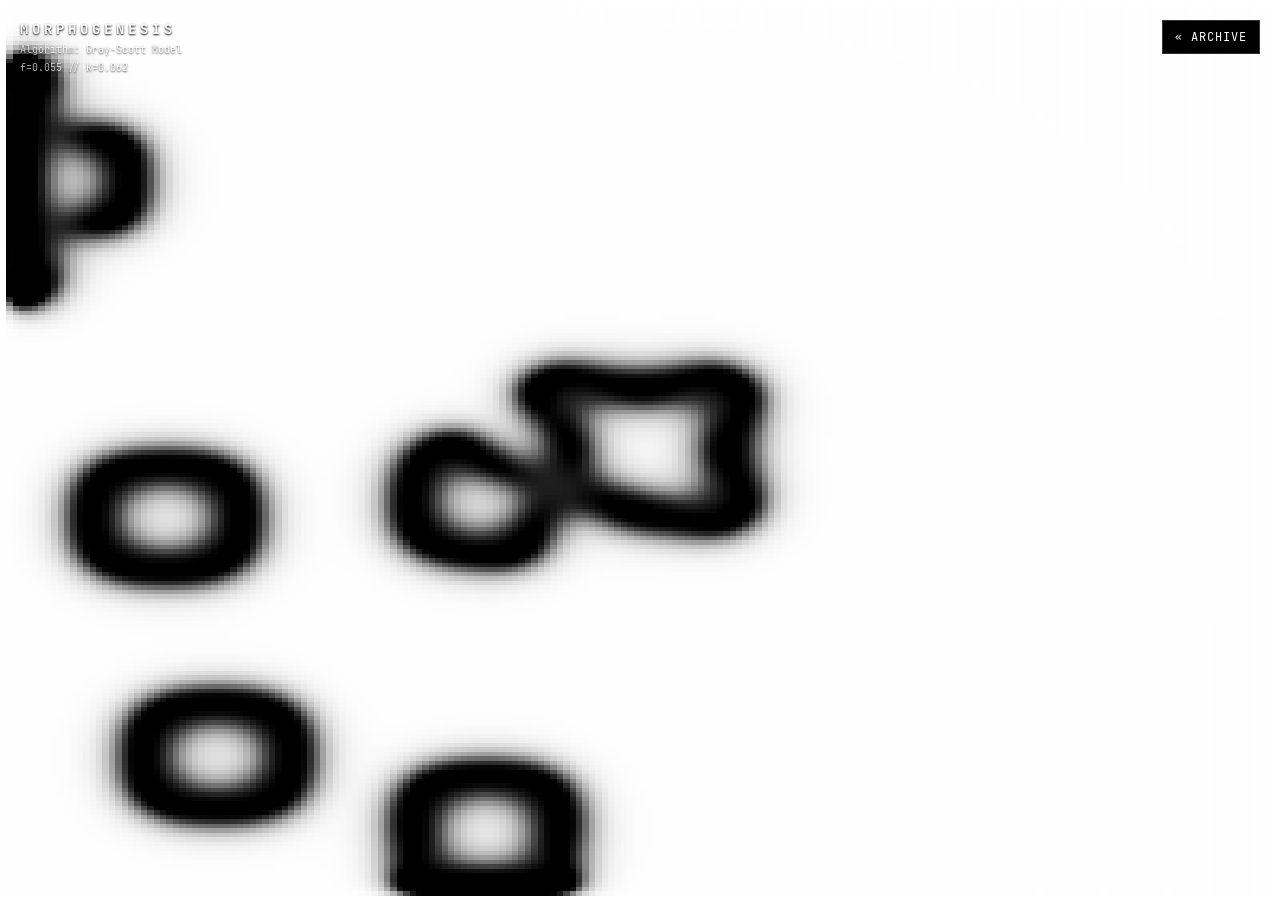
<file: animations/reaction_diffusion.html>
<!DOCTYPE html>
<html lang="en">

<head>
    <meta charset="UTF-8">
    <meta name="viewport" content="width=device-width, initial-scale=1.0">
    <title>Reaction-Diffusion: Gray-Scott</title>
    <style>
        @font-face {
            font-family: 'JetBrains Nerd Mono';
            font-style: normal;
            font-weight: 400;
            font-display: swap;
            src: url(../assets/fonts/jetbrains-nerd-mono-Regular.woff2) format('woff2');
        }

        @font-face {
            font-family: 'JetBrains Nerd Mono';
            font-style: normal;
            font-weight: 700;
            font-display: swap;
            src: url(../assets/fonts/jetbrains-nerd-mono-Bold.woff2) format('woff2');
        }

        body {
            background-color: #000;
            margin: 0;
            overflow: hidden;
            font-family: 'JetBrains Nerd Mono', monospace;
            color: #fff;
        }

        canvas {
            display: block;
            width: 100vw;
            height: 100vh;
            image-rendering: pixelated;
        }

        #ui {
            position: absolute;
            top: 20px;
            left: 20px;
            pointer-events: none;
            text-shadow: 0 1px 2px #000;
        }

        h1 {
            font-size: 14px;
            text-transform: uppercase;
            letter-spacing: 4px;
            margin: 0;
        }

        .data {
            font-size: 10px;
            opacity: 0.7;
            margin-top: 5px;
        }
    </style>
    <link rel="icon" type="image/png" href="../favicon.png">
    <style>
        #back-btn {
            position: fixed;
            top: 20px;
            right: 20px;
            z-index: 9999;
            font-family: 'JetBrains Nerd Mono', monospace;
            font-size: 12px;
            color: #fff;
            background: #000;
            border: 1px solid #333;
            padding: 8px 12px;
            text-decoration: none;
            text-transform: uppercase;
            letter-spacing: 1px;
        }

        #back-btn:hover {
            border-color: #fff;
        }
    </style>
</head>

<body>
    <a id="back-btn" href="../index.html">&laquo; ARCHIVE</a>
    <div id="ui">
        <h1>Morphogenesis</h1>
        <div class="data">Algorithm: Gray-Scott Model</div>
        <div class="data">f=0.055 // k=0.062</div>
    </div>
    <canvas id="c"></canvas>

    <script>
        const canvas = document.getElementById('c');
        const ctx = canvas.getContext('2d');

        // Grid Dimensions (Upscaled for aesthetics)
        const gridW = 200;
        const gridH = 200;

        // Arrays
        // grid[x][y][0] = A, grid[x][y][1] = B
        let grid = [];
        let next = [];

        // Parameters (Coral)
        const dA = 1.0;
        const dB = 0.5;
        const feed = 0.055;
        const k = 0.062;
        const dt = 1.0;

        let width, height;

        function init() {
            // Internal logic dimensions
            canvas.width = gridW;
            canvas.height = gridH;

            // Init Arrays
            grid = new Array(gridW).fill(0).map(() => new Array(gridH).fill(0).map(() => ({ a: 1, b: 0 })));
            next = new Array(gridW).fill(0).map(() => new Array(gridH).fill(0).map(() => ({ a: 1, b: 0 })));

            // Seed 
            seed(gridW / 2, gridH / 2, 10);

            // Random spots
            for (let i = 0; i < 5; i++) {
                seed(Math.random() * gridW, Math.random() * gridH, 5);
            }
        }

        function seed(x, y, r) {
            for (let i = Math.floor(x - r); i < Math.floor(x + r); i++) {
                for (let j = Math.floor(y - r); j < Math.floor(y + r); j++) {
                    if (i >= 0 && i < gridW && j >= 0 && j < gridH) {
                        grid[i][j].b = 1;
                    }
                }
            }
        }

        function swap() {
            let temp = grid;
            grid = next;
            next = temp;
        }

        function laplacian(x, y, chem) {
            let sum = 0;

            // 3x3 Convolution
            // Center -1
            // Orthogonal 0.2
            // Diagonal 0.05

            /*
            0.05  0.2  0.05
            0.2  -1    0.2
            0.05  0.2  0.05
            */

            // Simple loop
            sum += grid[x][y][chem] * -1;

            sum += grid[x - 1][y][chem] * 0.2;
            sum += grid[x + 1][y][chem] * 0.2;
            sum += grid[x][y - 1][chem] * 0.2;
            sum += grid[x][y + 1][chem] * 0.2;

            sum += grid[x - 1][y - 1][chem] * 0.05;
            sum += grid[x + 1][y - 1][chem] * 0.05;
            sum += grid[x + 1][y + 1][chem] * 0.05;
            sum += grid[x - 1][y + 1][chem] * 0.05;

            return sum;
        }

        // Optimization: Inline neighbors logic instead of function call for speed

        function update() {
            for (let x = 1; x < gridW - 1; x++) {
                for (let y = 1; y < gridH - 1; y++) {
                    let a = grid[x][y].a;
                    let b = grid[x][y].b;

                    // Laplacian calculation unrolled
                    // Neighbors
                    // Note: Could wrap edges for Toroid?

                    // Weights
                    // Center: -1
                    // Adj: 0.2
                    // Diag: 0.05

                    let lapA = 0;
                    lapA += a * -1;
                    lapA += grid[x + 1][y].a * 0.2;
                    lapA += grid[x - 1][y].a * 0.2;
                    lapA += grid[x][y + 1].a * 0.2;
                    lapA += grid[x][y - 1].a * 0.2;
                    lapA += grid[x + 1][y + 1].a * 0.05;
                    lapA += grid[x - 1][y + 1].a * 0.05;
                    lapA += grid[x + 1][y - 1].a * 0.05;
                    lapA += grid[x - 1][y - 1].a * 0.05;

                    let lapB = 0;
                    lapB += b * -1;
                    lapB += grid[x + 1][y].b * 0.2;
                    lapB += grid[x - 1][y].b * 0.2;
                    lapB += grid[x][y + 1].b * 0.2;
                    lapB += grid[x][y - 1].b * 0.2;
                    lapB += grid[x + 1][y + 1].b * 0.05;
                    lapB += grid[x - 1][y + 1].b * 0.05;
                    lapB += grid[x + 1][y - 1].b * 0.05;
                    lapB += grid[x - 1][y - 1].b * 0.05;

                    // Reaction
                    let abb = a * b * b;

                    // Gray-Scott formulas
                    let newA = a + (dA * lapA - abb + feed * (1 - a)) * dt;
                    let newB = b + (dB * lapB + abb - (k + feed) * b) * dt;

                    // Clamp
                    next[x][y].a = Math.min(Math.max(newA, 0), 1);
                    next[x][y].b = Math.min(Math.max(newB, 0), 1);
                }
            }
            swap();
        }

        function draw() {
            // Speed up simulation
            for (let i = 0; i < 10; i++) update();

            const imgData = ctx.getImageData(0, 0, gridW, gridH);
            const data = imgData.data;

            for (let x = 0; x < gridW; x++) {
                for (let y = 0; y < gridH; y++) {
                    // Map to 1D Array
                    let index = (x + y * gridW) * 4;

                    let a = grid[x][y].a;
                    let b = grid[x][y].b;

                    // Visualization: B - A
                    let c = Math.floor((a - b) * 255);
                    c = Math.min(255, Math.max(0, c));

                    // Brutalist/Organic
                    // Black/White or Accent?
                    // Let's do Heatmap style for "Biological" feel?
                    // Or keep it stark for Brutalist. 
                    // Let's do White = A, Black = B (Void)

                    // Or B concentration in color:
                    // let color = grid[x][y].b * 255;

                    // Let's try: A=1, B=0 -> White. A=0, B=1 -> Black. 
                    // Reaction creates B (spots). So spots are Black.

                    data[index + 0] = c;
                    data[index + 1] = c;
                    data[index + 2] = c;
                    data[index + 3] = 255;
                }
            }

            ctx.putImageData(imgData, 0, 0);

            reqId = requestAnimationFrame(draw);
        }

        // Optimization: Pause when hidden
        let reqId;
        document.addEventListener("visibilitychange", () => {
            if (document.hidden) {
                if (reqId) cancelAnimationFrame(reqId);
            } else {
                draw();
            }
        });

        // Interaction
        let isDrawing = false;

        function addChemical(cx, cy) {
            // Scale CSS coords to Canvas coords
            const rect = canvas.getBoundingClientRect();
            // Scale factor? canvas is small (200), style is big (vw/vh)
            const sx = gridW / rect.width;
            const sy = gridH / rect.height;

            let x = Math.floor((cx - rect.left) * sx);
            let y = Math.floor((cy - rect.top) * sy);

            seed(x, y, 5);
        }

        window.addEventListener('mousedown', e => {
            isDrawing = true;
            addChemical(e.clientX, e.clientY);
        });
        window.addEventListener('mouseup', () => isDrawing = false);
        window.addEventListener('mousemove', e => {
            if (isDrawing) addChemical(e.clientX, e.clientY);
        });

        // Touch Support
        window.addEventListener('touchstart', e => {
            isDrawing = true;
            addChemical(e.touches[0].clientX, e.touches[0].clientY);
            e.preventDefault();
        }, { passive: false });

        window.addEventListener('touchend', () => isDrawing = false);
        window.addEventListener('touchmove', e => {
            if (isDrawing) addChemical(e.touches[0].clientX, e.touches[0].clientY);
            e.preventDefault();
        }, { passive: false });

        init();
        draw();

    </script>
</body>

</html>
</file>
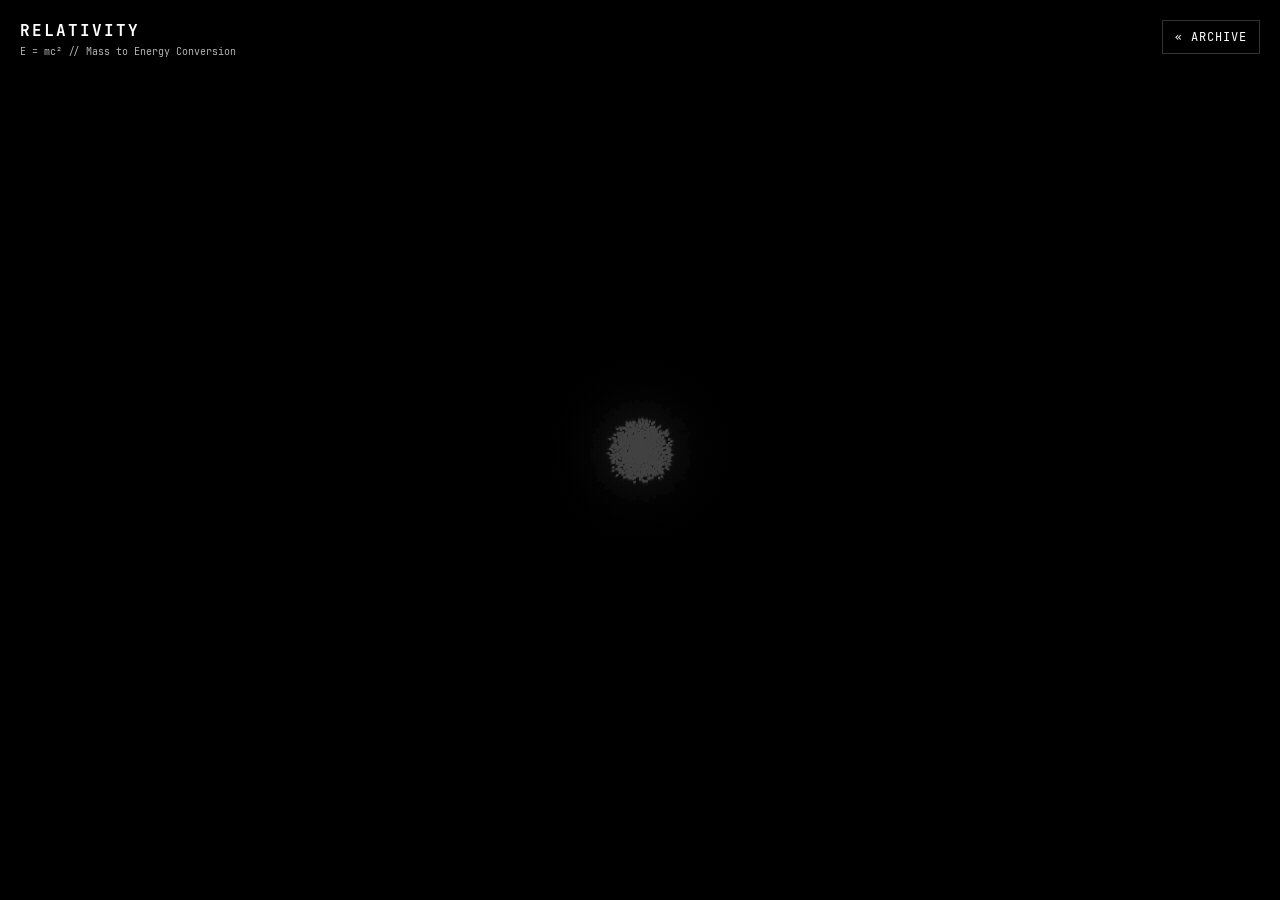
<file: animations/relativity.html>
<!DOCTYPE html>
<html lang="en">

<head>
    <meta charset="UTF-8">
    <title>Physics: Relativity (E=mc^2)</title>
    <style>
        @font-face {
            font-family: 'JetBrains Nerd Mono';
            font-style: normal;
            font-weight: 400;
            font-display: swap;
            src: url(../assets/fonts/jetbrains-nerd-mono-Regular.woff2) format('woff2');
        }

        @font-face {
            font-family: 'JetBrains Nerd Mono';
            font-style: normal;
            font-weight: 700;
            font-display: swap;
            src: url(../assets/fonts/jetbrains-nerd-mono-Bold.woff2) format('woff2');
        }

        body {
            margin: 0;
            overflow: hidden;
            background: #000;
            font-family: 'JetBrains Nerd Mono', monospace;
        }

        canvas {
            display: block;
        }

        #ui {
            position: absolute;
            top: 20px;
            left: 20px;
            color: #fff;
            pointer-events: none;
            mix-blend-mode: exclusion;
        }

        h1 {
            margin: 0;
            font-size: 16px;
            letter-spacing: 2px;
            text-transform: uppercase;
        }

        .sub {
            font-size: 10px;
            opacity: 0.7;
            margin-top: 4px;
        }
    </style>
    <link rel="icon" type="image/png" href="../favicon.png">
    <style>
        #back-btn {
            position: fixed;
            top: 20px;
            right: 20px;
            z-index: 9999;
            font-family: 'JetBrains Nerd Mono', monospace;
            font-size: 12px;
            color: #fff;
            background: #000;
            border: 1px solid #333;
            padding: 8px 12px;
            text-decoration: none;
            text-transform: uppercase;
            letter-spacing: 1px;
        }

        #back-btn:hover {
            border-color: #fff;
        }
    </style>
</head>

<body>
    <a id="back-btn" href="../index.html">&laquo; ARCHIVE</a>
    <div id="ui">
        <h1>Relativity</h1>
        <div class="sub">E = mc² // Mass to Energy Conversion</div>
    </div>
    <canvas id="c"></canvas>
    <script>
        const canvas = document.getElementById('c');
        const ctx = canvas.getContext('2d');

        let width, height;
        let particles = [];
        const numParticles = 2000;

        let cx, cy;

        // Interaction
        let mouseX = 0, mouseY = 0;
        let isMouseDown = false;

        class Particle {
            constructor() {
                this.reset();
            }

            reset() {
                this.state = 'mass'; // 'mass' or 'energy'

                // Spawn in a dense cluster (Nucleus)
                const angle = Math.random() * Math.PI * 2;
                const r = Math.random() * 50; // Small radius

                this.x = cx + Math.cos(angle) * r;
                this.y = cy + Math.sin(angle) * r;

                this.vx = (Math.random() - 0.5) * 0.5;
                this.vy = (Math.random() - 0.5) * 0.5;

                this.history = []; // Trails
            }

            update() {
                if (this.state === 'mass') {
                    // 1. Gravity (Pull to center)
                    const dx = cx - this.x;
                    const dy = cy - this.y;
                    const dist = Math.sqrt(dx * dx + dy * dy);

                    if (dist > 10) {
                        this.vx += dx * 0.0005;
                        this.vy += dy * 0.0005;
                    }

                    // 2. Friction (Binding Energy)
                    this.vx *= 0.95;
                    this.vy *= 0.95;

                    // 3. Interaction (Trigger fission)
                    if (isMouseDown) {
                        const mdx = this.x - mouseX;
                        const mdy = this.y - mouseY;
                        const mdist = Math.sqrt(mdx * mdx + mdy * mdy);

                        // Repel from mouse click (Neutron bombardment)
                        if (mdist < 100) {
                            this.vx += mdx * 0.1; // Huge force
                            this.vy += mdy * 0.1;
                        }
                    }

                    // Transition to Energy if escaped binding radius
                    if (dist > 120) {
                        this.state = 'energy';
                        // Explosive acceleration (c^2 multiplier simulation)
                        const angle = Math.atan2(this.y - cy, this.x - cx);
                        const speed = 10 + Math.random() * 10;
                        this.vx = Math.cos(angle) * speed;
                        this.vy = Math.sin(angle) * speed;
                    }

                } else {
                    // Energy State: Constant flight
                    // No gravity, no friction. Pure speed.

                    // Add Trail
                    this.history.push({ x: this.x, y: this.y });
                    if (this.history.length > 5) this.history.shift();

                    // Accelerate slightly visually
                    this.vx *= 1.01;
                    this.vy *= 1.01;

                    // Reset if off screen
                    if (this.x < -100 || this.x > width + 100 || this.y < -100 || this.y > height + 100) {
                        this.reset();
                    }
                }

                this.x += this.vx;
                this.y += this.vy;
            }

            draw() {
                if (this.state === 'mass') {
                    // Dense, dark matter
                    ctx.fillStyle = '#444';
                    ctx.fillRect(this.x, this.y, 2, 2);
                } else {
                    // Radiant energy
                    // Draw trail
                    ctx.beginPath();
                    ctx.moveTo(this.x, this.y);
                    for (let i = this.history.length - 1; i >= 0; i--) {
                        ctx.lineTo(this.history[i].x, this.history[i].y);
                    }

                    // Color shift based on speed
                    // Gold -> White -> Violet
                    const speed = Math.hypot(this.vx, this.vy);
                    let col = `rgba(255, 200, 50, 0.8)`;
                    if (speed > 15) col = `rgba(255, 255, 255, 0.9)`;
                    if (speed > 25) col = `rgba(200, 200, 255, 0.9)`;

                    ctx.strokeStyle = col;
                    ctx.lineWidth = 2;
                    ctx.stroke();
                }
            }
        }

        function init() {
            width = canvas.width = window.innerWidth;
            height = canvas.height = window.innerHeight;
            cx = width / 2;
            cy = height / 2;

            particles = [];
            for (let i = 0; i < numParticles; i++) {
                particles.push(new Particle());
            }
        }

        function animate() {
            // Motion blur for energy feel
            ctx.fillStyle = 'rgba(0, 0, 0, 0.2)';
            ctx.fillRect(0, 0, width, height);

            // Glow
            ctx.shadowBlur = 0;

            particles.forEach(p => {
                p.update();
                p.draw();
            });

            // Draw Core Glow
            const grd = ctx.createRadialGradient(cx, cy, 0, cx, cy, 100);
            grd.addColorStop(0, 'rgba(50, 50, 50, 0.1)');
            grd.addColorStop(1, 'rgba(0, 0, 0, 0)');
            ctx.fillStyle = grd;
            ctx.fillRect(0, 0, width, height);

            reqId = requestAnimationFrame(animate);
        }

        // Optimization: Pause when hidden
        let reqId;
        document.addEventListener("visibilitychange", () => {
            if (document.hidden) {
                if (reqId) cancelAnimationFrame(reqId);
            } else {
                animate();
            }
        });

        window.addEventListener('resize', init);

        window.addEventListener('mousemove', e => {
            mouseX = e.clientX;
            mouseY = e.clientY;
        });
        window.addEventListener('mousedown', () => isMouseDown = true);
        window.addEventListener('mouseup', () => isMouseDown = false);

        // Touch
        window.addEventListener('touchstart', e => {
            mouseX = e.touches[0].clientX;
            mouseY = e.touches[0].clientY;
            isMouseDown = true;
            e.preventDefault();
        }, { passive: false });
        window.addEventListener('touchend', () => isMouseDown = false);

        init();
        animate();
    </script>
</body>

</html>
</file>
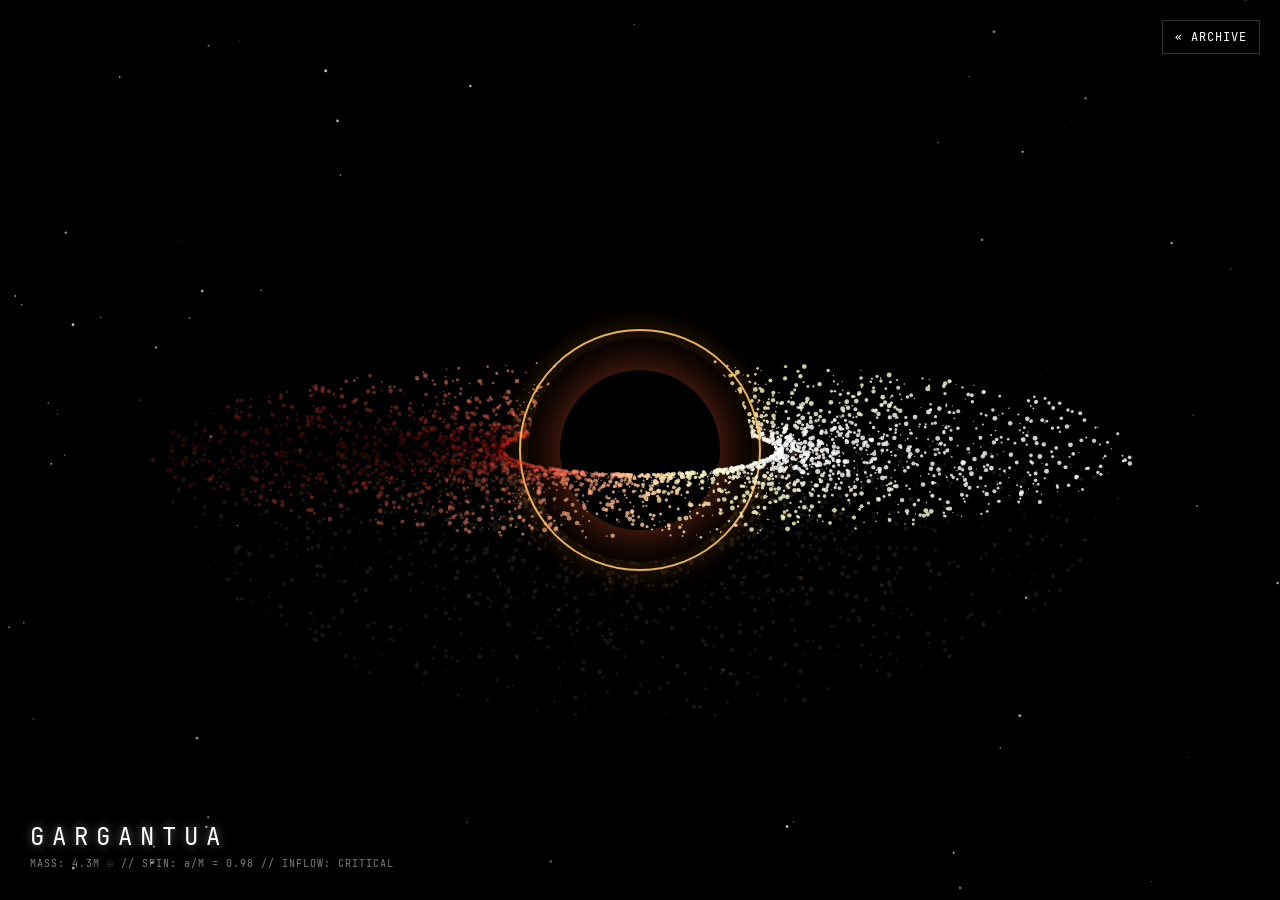
<file: animations/singularity.html>
<!DOCTYPE html>
<html lang="en">

<head>
    <meta charset="UTF-8">
    <meta name="viewport" content="width=device-width, initial-scale=1.0">
    <title>Singularity</title>
    <style>
        @font-face {
            font-family: 'JetBrains Nerd Mono';
            font-style: normal;
            font-weight: 400;
            font-display: swap;
            src: url(../assets/fonts/jetbrains-nerd-mono-Regular.woff2) format('woff2');
        }

        @font-face {
            font-family: 'JetBrains Nerd Mono';
            font-style: normal;
            font-weight: 700;
            font-display: swap;
            src: url(../assets/fonts/jetbrains-nerd-mono-Bold.woff2) format('woff2');
        }

        body {
            margin: 0;
            overflow: hidden;
            background-color: #000;
            font-family: 'JetBrains Nerd Mono', monospace;
        }

        canvas {
            display: block;
        }

        .hud {
            position: absolute;
            bottom: 30px;
            left: 30px;
            color: rgba(255, 255, 255, 0.5);
            pointer-events: none;
            z-index: 10;
        }

        h1 {
            font-size: 24px;
            font-weight: 100;
            letter-spacing: 8px;
            text-transform: uppercase;
            margin: 0 0 5px 0;
            color: #fff;
            text-shadow: 0 0 10px rgba(255, 255, 255, 0.5);
        }

        .data {
            font-size: 10px;
            letter-spacing: 1px;
        }
    </style>
    <link rel="icon" type="image/png" href="../favicon.png">
    <style>
        #back-btn {
            position: fixed;
            top: 20px;
            right: 20px;
            z-index: 9999;
            font-family: 'JetBrains Nerd Mono', monospace;
            font-size: 12px;
            color: #fff;
            background: #000;
            border: 1px solid #333;
            padding: 8px 12px;
            text-decoration: none;
            text-transform: uppercase;
            letter-spacing: 1px;
        }

        #back-btn:hover {
            border-color: #fff;
        }
    </style>
</head>

<body>
    <a id="back-btn" href="../index.html">&laquo; ARCHIVE</a>
    <div class="hud">
        <h1>Gargantua</h1>
        <div class="data">MASS: 4.3M ☉ // SPIN: a/M = 0.98 // INFLOW: CRITICAL</div>
    </div>
    <canvas id="c"></canvas>

    <script>
        const canvas = document.getElementById('c');
        const ctx = canvas.getContext('2d');

        // Settings
        let width, height;
        let time = 0;
        const particleCount = 4000;
        const starCount = 800;

        let bhRadius = 80; // Event Horizon Radius
        let diskMin = 140;
        let diskMax = 500;

        // Entities
        let stars = [];
        let particles = [];
        let noiseBuffer = [];

        class Star {
            constructor() {
                this.reset();
            }
            reset() {
                this.x = (Math.random() - 0.5) * width * 3;
                this.y = (Math.random() - 0.5) * height * 3;
                this.z = Math.random() * 2 + 0.5; // Depth
                this.size = Math.random() * 1.5;
                this.ox = this.x;
                this.oy = this.y;
            }
            draw() {
                // Gravitational Lensing Calculation
                const dx = this.x;
                const dy = this.y;
                const dist = Math.sqrt(dx * dx + dy * dy);

                // Einstein Ring Radius approximation
                const einsteinR = bhRadius * 2.5;

                // Displacement vector
                let ux = dx;
                let uy = dy;

                // Lensing formula approximation: alpha = 4GM/c^2 * 1/b
                // Shift star Position AWAY from center based on inverse distance
                // If star is behind BH (close to center), it gets pushed out to Einstein Ring

                let lensFactor = 0;
                if (dist > 10) {
                    lensFactor = (einsteinR * einsteinR) / dist;
                }

                // Calculate new position
                // P_visual = P_real + (Einstein^2 / |P_real|) * Direction
                const lx = this.x + (this.x / dist) * lensFactor;
                const ly = this.y + (this.y / dist) * lensFactor;

                // Hide if behind event horizon (simple cull)
                if (dist < bhRadius * 0.8) return;

                // Screen transform
                const sx = width / 2 + lx;
                const sy = height / 2 + ly;

                ctx.fillStyle = `rgba(255, 255, 255, ${Math.random() * 0.5 + 0.3})`;
                ctx.beginPath();
                ctx.arc(sx, sy, this.size, 0, Math.PI * 2);
                ctx.fill();
            }
            update() {
                // Slow drift
                this.x += 0.05 * this.z;
                if (this.x > width * 1.5) this.x = -width * 1.5;
            }
        }

        class DiskParticle {
            constructor() {
                this.reset();
                // Scatter initial positions
                this.angle = Math.random() * Math.PI * 2;
            }

            reset() {
                this.angle = Math.random() * Math.PI * 2;
                // Distribute more density near center
                const r = Math.random();
                this.dist = diskMin + r * r * (diskMax - diskMin);

                this.speed = Math.sqrt(80000 / this.dist) * 0.05; // Keplerian-ish
                this.size = Math.random() * 2 + 0.5;

                // Orbital inclination (disk is effectively 2D, but we project tilt)
                this.yOffset = (Math.random() - 0.5) * 10 * (1 - r); // Thicker near center? No, usually thinner.
            }

            update() {
                this.angle -= this.speed;
                // Spiral in slowly
                this.dist -= 0.1;
                if (this.dist < bhRadius * 1.1) {
                    this.reset();
                    this.dist = diskMax;
                }
            }

            draw() {
                // Projection: Tilted Disk
                const tilt = 0.3; // 

                // 3D coords
                const x3 = Math.cos(this.angle) * this.dist;
                const z3 = Math.sin(this.angle) * this.dist; // Depth
                const y3 = this.yOffset + z3 * Math.sin(tilt); // Tilt effect on Y

                // Flattened X is x3
                // Flattened Y is z3 * cos(tilt)

                const px = x3;
                const py = z3 * tilt * 0.6; // Flatten circle to ellipse

                // Lensing Logic for disk?
                // Visual Order:
                // 1. Rear of disk (z3 > 0)
                // 2. Black Hole
                // 3. Front of disk (z3 < 0)
                // 4. Lensed rear of disk (visible ABOVE/BELOW black hole) <-- tricky in particle system

                // Simple version: z-sorting done by main loop

                // Doppler Beaming
                // Particles moving TOWARDS us (left side usually, depending on spin) are brighter/bluer
                // Particles moving AWAY (right side) are dimmer/redder

                // Velocity X component determines beaming
                const velX = -Math.sin(this.angle); // derivative of cos
                const velZ = Math.cos(this.angle); // moving toward/away?

                // Actually, if spinning CCW:
                // Top (z negative) is front not quite..
                // Let's assume left side is approaching, right is receding.

                let doppler = 1 + velZ * 0.8; // Brightness multiplier

                // Color Shift
                let r = 255;
                let g = 200 * doppler;
                let b = 150 * doppler;

                // Clamp
                if (g > 255) g = 255; if (b > 255) b = 255;
                if (g < 0) g = 0; if (b < 0) b = 0;

                const alpha = Math.min(1, doppler) * 0.8;

                // Screen Coords
                const sx = width / 2 + px;
                const sy = height / 2 + py;

                ctx.fillStyle = `rgba(${r},${g},${b},${alpha})`;
                ctx.beginPath();
                ctx.arc(sx, sy, this.size, 0, Math.PI * 2);
                ctx.fill();
            }
        }

        function init() {
            width = canvas.width = window.innerWidth;
            height = canvas.height = window.innerHeight;

            stars = [];
            for (let i = 0; i < starCount; i++) stars.push(new Star());

            particles = [];
            for (let i = 0; i < particleCount; i++) particles.push(new DiskParticle());
        }

        function animate() {
            time++;

            // Motion Blur / Trails?
            // Pure clear for crispness
            ctx.fillStyle = "#000";
            ctx.fillRect(0, 0, width, height);

            // 1. Draw Stars (Background)
            stars.forEach(s => {
                s.update();
                s.draw();
            });

            // Sort particles by Z (simple painter's algo)
            // Z determined by angle. sin(angle)>0 is front? 
            // My DiskParticle logic: z3 = sin(angle)*dist.
            // Tilt applied. 
            // We want to draw BACK first (z3 < 0 or however defined)
            // Let's rely on explicit splitting to draw BH in middle

            // Split particles into Back and Front
            // Let's define: sin(angle) < 0 is BACK (y negative in 2D projection before tilt? no z is depth)

            // let's re-verify coords
            // x = cos * dist; z = sin * dist
            // if sin > 0, z is positive. let's say Z+ is FRONT.
            // so we draw particles with z < 0 first.

            const backParticles = [];
            const frontParticles = [];

            particles.forEach(p => {
                p.update();
                const z = Math.sin(p.angle) * p.dist;
                if (z < 0) backParticles.push(p);
                else frontParticles.push(p);
            });

            // 2. Draw Back Particles (The far side of the disk)
            backParticles.forEach(p => p.draw());

            // 3. Draw The "Lensed" Back Disk (The Halo)
            // The back of the disk appears as a ring ABOVE and BELOW the shadow
            // We'll fake this by drawing a transformed version of the back particles
            backParticles.forEach(p => {
                // Calculate "Lensed" position
                // It maps the far-side ellipse (flat) to a circle warping around the BH
                const x3 = Math.cos(p.angle) * p.dist;
                const z3 = Math.sin(p.angle) * p.dist; // Negative

                const origX = x3;
                const origY = z3 * 0.3 * 0.6; // Standard project

                // Warp: Points closer to BH (dist small) get pulled UP visually
                // A simplified visual hack for the "Interstellar" halo:
                // Just draw a secondary circle arc for the back particles

                const sx = width / 2 + origX;
                const lensY = -(origY * 3); // Invert and stretch
                // Clip to near-center
                const sy = height / 2 + lensY;

                const alpha = 0.1;
                ctx.fillStyle = `rgba(255, 200, 150, ${alpha})`;
                ctx.beginPath();
                ctx.arc(sx, sy, p.size, 0, Math.PI * 2);
                ctx.fill();
            });

            // 4. Draw Black Hole (Shadow) & Photon Ring
            const cx = width / 2;
            const cy = height / 2;

            // Photon Ring (Bright, thin)
            ctx.shadowBlur = 20;
            ctx.shadowColor = "#ffaa00";
            ctx.strokeStyle = "rgba(255, 200, 100, 0.9)";
            ctx.lineWidth = 2;
            ctx.beginPath();
            ctx.arc(cx, cy, bhRadius * 1.5, 0, Math.PI * 2); // Distorted photon sphere
            ctx.stroke();
            ctx.shadowBlur = 0;

            // Event Horizon
            ctx.fillStyle = "#000";
            ctx.beginPath();
            ctx.arc(cx, cy, bhRadius * 1.4, 0, Math.PI * 2);
            ctx.fill();

            // Inner glow
            ctx.shadowBlur = 50;
            ctx.shadowColor = "rgba(255, 100, 50, 0.5)";
            ctx.beginPath();
            ctx.arc(cx, cy, bhRadius, 0, Math.PI * 2);
            ctx.fill();
            ctx.shadowBlur = 0;

            // 5. Draw Front Particles (The near side of the disk)
            frontParticles.forEach(p => p.draw());

            reqId = requestAnimationFrame(animate);
        }

        // Optimization: Pause when hidden
        let reqId;
        document.addEventListener("visibilitychange", () => {
            if (document.hidden) {
                if (reqId) cancelAnimationFrame(reqId);
            } else {
                animate();
            }
        });

        window.addEventListener('resize', init);
        init();
        animate();

    </script>
</body>

</html>
</file>
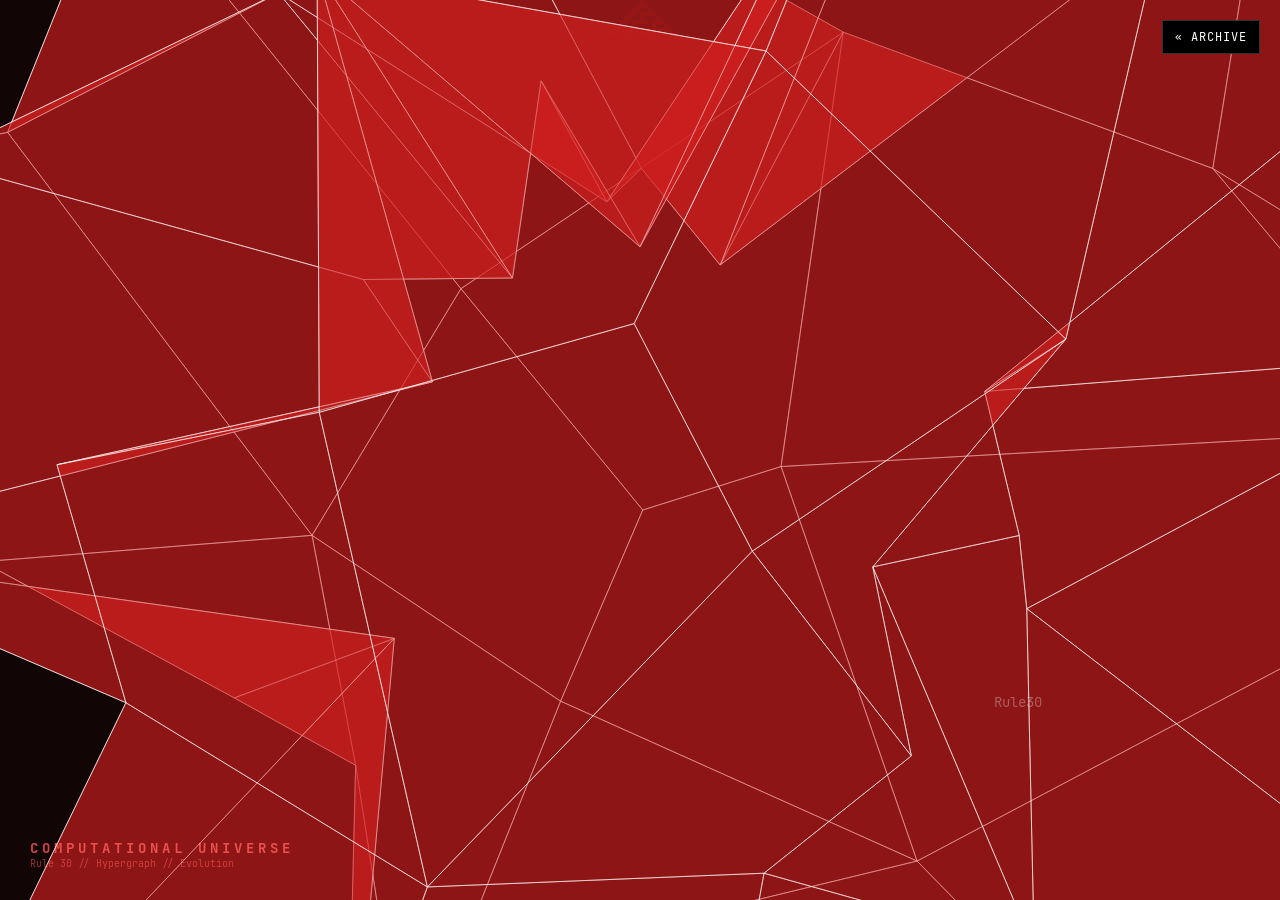
<file: animations/wolfram.html>
<!DOCTYPE html>
<html lang="en">

<head>
    <meta charset="UTF-8">
    <meta name="viewport" content="width=device-width, initial-scale=1.0">
    <title>Wolfram: Abstraction</title>
    <style>
        @font-face {
            font-family: 'JetBrains Nerd Mono';
            font-style: normal;
            font-weight: 400;
            font-display: swap;
            src: url(../assets/fonts/jetbrains-nerd-mono-Regular.woff2) format('woff2');
        }

        @font-face {
            font-family: 'JetBrains Nerd Mono';
            font-style: normal;
            font-weight: 700;
            font-display: swap;
            src: url(../assets/fonts/jetbrains-nerd-mono-Bold.woff2) format('woff2');
        }

        body {
            background-color: #000;
            margin: 0;
            overflow: hidden;
            font-family: 'JetBrains Nerd Mono', monospace;
        }

        canvas {
            display: block;
        }

        #ui {
            position: absolute;
            bottom: 30px;
            left: 30px;
            color: #d04040;
            /* Wolfram Red-ish */
            pointer-events: none;
            mix-blend-mode: screen;
        }

        h1 {
            font-size: 14px;
            letter-spacing: 4px;
            text-transform: uppercase;
            margin: 0;
        }

        .sub {
            font-size: 10px;
            opacity: 0.7;
        }
    </style>
    <link rel="icon" type="image/png" href="../favicon.png">
    <style>
        #back-btn {
            position: fixed;
            top: 20px;
            right: 20px;
            z-index: 9999;
            font-family: 'JetBrains Nerd Mono', monospace;
            font-size: 12px;
            color: #fff;
            background: #000;
            border: 1px solid #333;
            padding: 8px 12px;
            text-decoration: none;
            text-transform: uppercase;
            letter-spacing: 1px;
        }

        #back-btn:hover {
            border-color: #fff;
        }
    </style>
</head>

<body>
    <a id="back-btn" href="../index.html">&laquo; ARCHIVE</a>
    <div id="ui">
        <h1>Computational Universe</h1>
        <div class="sub">Rule 30 // Hypergraph // Evolution</div>
    </div>
    <canvas id="c"></canvas>

    <script>
        const canvas = document.getElementById('c');
        const ctx = canvas.getContext('2d');

        let width, height;
        let time = 0;

        // --- Cellular Automata (Rule 30) - Live Evolution ---
        let caHistory = []; // Buffer of rows
        let caCols;
        let caMaxRows;
        const cellSize = 4;

        function initCA() {
            caCols = Math.ceil(width / cellSize);
            caMaxRows = Math.ceil(height / cellSize) + 2;
            caHistory = [];

            // Initial Seed
            const firstRow = new Array(caCols).fill(0);
            firstRow[Math.floor(caCols / 2)] = 1;
            caHistory.push(firstRow);
        }

        function evolveCA() {
            const prev = caHistory[caHistory.length - 1];
            const next = new Array(caCols).fill(0);

            for (let x = 0; x < caCols; x++) {
                const left = x === 0 ? 0 : prev[x - 1];
                const center = prev[x];
                const right = x === caCols - 1 ? 0 : prev[x + 1];

                // Rule 30: left XOR (center OR right)
                next[x] = (left ^ (center | right)) ? 1 : 0;
            }

            if (Math.random() > 0.99) {
                const bit = Math.floor(Math.random() * caCols);
                next[bit] = 1 - next[bit];
            }

            caHistory.push(next);
            if (caHistory.length > caMaxRows) {
                caHistory.shift();
            }
        }

        // --- Spikey Geometry (Rhombic Hexecontahedron) ---
        let polys = [];
        let vertices = [];

        function initGeo() {
            vertices = [];
            polys = [];
            let vertMap = new Map();

            // Helper to add unique vertex
            let padd = (x, y, z, type) => {
                // Normalize
                let l = Math.sqrt(x * x + y * y + z * z);
                let p = { x: x / l, y: y / l, z: z / l };

                // Scale radii for aesthetics
                let radius = 1.0;
                if (type === 'saddle') radius = 1.05;
                if (type === 'tip') radius = 1.5;

                p.x *= radius; p.y *= radius; p.z *= radius;
                p.ox = p.x; p.oy = p.y; p.oz = p.z;
                p.type = type;

                // Quantized key for dedup
                let key = Math.floor(p.x * 1000) + ',' + Math.floor(p.y * 1000) + ',' + Math.floor(p.z * 1000);
                if (vertMap.has(key)) return vertMap.get(key);

                let idx = vertices.length;
                vertices.push(p);
                vertMap.set(key, idx);
                return idx;
            };

            const phi = (1 + Math.sqrt(5)) / 2;

            // 1. Base Icosahedron Vertices
            let icosaRaw = [];
            icosaRaw.push([0, 1, phi], [0, -1, phi], [0, 1, -phi], [0, -1, -phi]);
            icosaRaw.push([1, phi, 0], [-1, phi, 0], [1, -phi, 0], [-1, -phi, 0]);
            icosaRaw.push([phi, 0, 1], [-phi, 0, 1], [phi, 0, -1], [-phi, 0, -1]);

            let icoIndices = icosaRaw.map(v => padd(v[0], v[1], v[2], 'valley'));

            // 2. Build Faces
            for (let i = 0; i < icoIndices.length; i++) {
                for (let j = i + 1; j < icoIndices.length; j++) {
                    for (let k = j + 1; k < icoIndices.length; k++) {
                        let i1 = icoIndices[i];
                        let i2 = icoIndices[j];
                        let i3 = icoIndices[k];
                        let v1 = vertices[i1];
                        let v2 = vertices[i2];
                        let v3 = vertices[i3];

                        let d12 = Math.hypot(v1.x - v2.x, v1.y - v2.y, v1.z - v2.z);
                        let d23 = Math.hypot(v2.x - v3.x, v2.y - v3.y, v2.z - v3.z);
                        let d31 = Math.hypot(v3.x - v1.x, v3.y - v1.y, v3.z - v1.z);

                        // Neighbor check (~1.05 for normalized)
                        if (d12 < 1.2 && d23 < 1.2 && d31 < 1.2) {
                            // Face Center -> Tip
                            let cx = v1.x + v2.x + v3.x;
                            let cy = v1.y + v2.y + v3.y;
                            let cz = v1.z + v2.z + v3.z;
                            let tipIdx = padd(cx, cy, cz, 'tip');

                            // Edge Centers -> Saddles
                            let s12 = padd(v1.x + v2.x, v1.y + v2.y, v1.z + v2.z, 'saddle');
                            let s23 = padd(v2.x + v3.x, v2.y + v3.y, v2.z + v3.z, 'saddle');
                            let s31 = padd(v3.x + v1.x, v3.y + v1.y, v3.z + v1.z, 'saddle');

                            // Quads (Rhombi)
                            polys.push([tipIdx, s12, i2, s23]);
                            polys.push([tipIdx, s23, i3, s31]);
                            polys.push([tipIdx, s31, i1, s12]);
                        }
                    }
                }
            }
        }

        function resize() {
            width = canvas.width = window.innerWidth;
            height = canvas.height = window.innerHeight;
            initCA();
            initGeo();
        }

        function project(p, rot) {
            let x = p.x;
            let y = p.y;
            let z = p.z;

            // Rotation
            let tx, ty, tz;
            // Y 
            tx = x * Math.cos(rot.y) - z * Math.sin(rot.y);
            tz = x * Math.sin(rot.y) + z * Math.cos(rot.y);
            x = tx; z = tz;
            // X 
            ty = y * Math.cos(rot.x) - z * Math.sin(rot.x);
            tz = y * Math.sin(rot.x) + z * Math.cos(rot.x);
            y = ty; z = tz;

            const scale = 140;
            const perspective = 400;
            const factor = perspective / (perspective + z);

            return {
                x: width / 2 + x * scale * factor,
                y: height / 2 + y * scale * factor,
                z: z,
                scale: factor
            };
        }

        function animate() {
            time++;
            ctx.fillStyle = '#110505';
            ctx.fillRect(0, 0, width, height);

            // 1. Evolve CA (Slower)
            if (time % 8 === 0) {
                evolveCA();
            }

            // 2. Draw CA
            ctx.fillStyle = 'rgba(255, 60, 60, 0.12)';
            ctx.beginPath();

            for (let y = 0; y < caHistory.length; y++) {
                const row = caHistory[y];
                let drawY = y * cellSize;
                for (let x = 0; x < caCols; x++) {
                    if (row[x] === 1) {
                        ctx.rect(x * cellSize, drawY, cellSize, cellSize);
                    }
                }
            }
            ctx.fill();

            // 3. Spikey Geometry
            const cycleSpeed = 0.02;
            const cycle = (time * cycleSpeed) % (Math.PI * 2);
            const explodePhase = Math.sin(cycle);

            let explodeAmt = 0;
            if (explodePhase > 0.8) {
                explodeAmt = (explodePhase - 0.8) * 15;
            }

            vertices.forEach((v, i) => {
                const noise = Math.sin(time * 0.1 + i * 0.9) * 0.01;

                const isTip = v.type === 'tip';
                const breathe = isTip ? Math.sin(time * 0.05) * 0.1 : 0;
                const randomShatter = (Math.sin(i * 132.1) + 1.2);
                const displacement = explodeAmt * randomShatter;

                const mult = 1 + noise + breathe + displacement;
                v.x = v.ox * mult;
                v.y = v.oy * mult;
                v.z = v.oz * mult;
            });

            const rot = { x: time * 0.008, y: time * 0.012 };
            const projVerts = vertices.map(v => project(v, rot));

            ctx.lineWidth = 1;
            ctx.lineJoin = 'round';

            // Z-Sort Painter's Algo
            let sortedPolys = polys.map(pIndices => {
                let z = 0;
                pIndices.forEach(idx => z += projVerts[idx].z);
                return { indices: pIndices, z: z / 4 };
            }).sort((a, b) => b.z - a.z);

            sortedPolys.forEach(poly => {
                const pts = poly.indices.map(i => projVerts[i]);

                ctx.beginPath();
                ctx.moveTo(pts[0].x, pts[0].y);
                ctx.lineTo(pts[1].x, pts[1].y);
                ctx.lineTo(pts[2].x, pts[2].y);
                ctx.lineTo(pts[3].x, pts[3].y);
                ctx.closePath();

                // Red Fill
                const flash = explodeAmt > 0.1 ? 50 : 0;
                ctx.fillStyle = `rgba(${160 + flash}, 30, 30, 0.4)`;
                ctx.fill();

                // Stroke
                const r = 255;
                const g = 80 + explodeAmt * 100;
                const b = 80 + explodeAmt * 100;
                ctx.strokeStyle = `rgba(${r}, ${g}, ${b}, 0.6)`;
                ctx.stroke();
            });

            // 4. Code Fragments
            if (Math.random() > 0.98) {
                const symbols = ['Rule30', 'Spikey', '#', '&', '/@', '//.', '@@', '<| |>'];
                const s = symbols[Math.floor(Math.random() * symbols.length)];
                const x = Math.random() * width;
                const y = Math.random() * height;

                ctx.fillStyle = 'rgba(255, 255, 255, 0.3)';
                ctx.font = "14px 'JetBrains Nerd Mono', monospace";
                ctx.fillText(s, x, y);
            }

            reqId = requestAnimationFrame(animate);
        }

        // Optimization: Pause when hidden
        let reqId;
        document.addEventListener("visibilitychange", () => {
            if (document.hidden) {
                if (reqId) cancelAnimationFrame(reqId);
            } else {
                animate();
            }
        });

        window.addEventListener('resize', resize);
        resize();
        animate();
    </script>
</body>

</html>
</file>
<file: assets/style.css>
/* Self-hosted fonts (variable woff2) - no third-party requests */
@font-face {
    font-family: 'Inter';
    font-style: normal;
    font-weight: 400 900;
    font-display: swap;
    src: url(fonts/inter-var.woff2) format('woff2');
}

@font-face {
    font-family: 'JetBrains Mono';
    font-style: normal;
    font-weight: 400 700;
    font-display: swap;
    src: url(fonts/jbmono-var.woff2) format('woff2');
}

:root {
    --bg: #000000;
    --fg: #ffffff;
    --grid: #333333;
    --accent: #ff0000;
    /* System Error Red */
}

* {
    box-sizing: border-box;
}

body {
    background-color: var(--bg);
    color: var(--fg);
    font-family: 'Inter', sans-serif;
    margin: 0;
    padding: 0;
    font-size: 14px;
    overflow-x: hidden;
}

/* GRID SYSTEM */
.container {
    display: grid;
    grid-template-columns: 300px 1fr;
    min-height: 100vh;
}

aside {
    border-right: 1px solid var(--grid);
    padding: 0;
    display: flex;
    flex-direction: column;
    /* Sidebar stays in view while the archive grid scrolls;
       scrolls internally when the viewport is too short for it */
    position: sticky;
    top: 0;
    height: 100vh;
    overflow-y: auto;
}

.brand {
    padding: 20px;
    border-bottom: 1px solid var(--grid);
    font-family: 'JetBrains Mono', monospace;
    font-size: 24px;
    font-weight: 700;
    letter-spacing: -1px;
    text-transform: uppercase;
    cursor: default;
}

.meta-block {
    padding: 20px;
    border-bottom: 1px solid var(--grid);
    font-family: 'JetBrains Mono', monospace;
    font-size: 11px;
    color: #666;
    line-height: 1.6;
}

.meta-block span {
    display: block;
    color: #fff;
    margin-bottom: 4px;
}

/* AUDIO & ABOUT TOGGLES */
.audio-block,
.about-block {
    cursor: pointer;
    user-select: none;
}

.audio-block:hover,
.about-block:hover {
    background: #111;
}

.audio-block:focus-visible,
.about-block:focus-visible {
    outline: 1px solid var(--fg);
    outline-offset: -1px;
}

main {
    display: grid;
    /* Columns flow with viewport width; cards stay ~320px+ wide */
    grid-template-columns: repeat(auto-fill, minmax(320px, 1fr));
    grid-auto-rows: 400px;
}

/* CARD BLOCK - Converted to DIV for dual actions */
.block {
    border-right: 1px solid var(--grid);
    border-bottom: 1px solid var(--grid);
    padding: 30px;
    position: relative;
    display: flex;
    flex-direction: column;
    justify-content: space-between;
    text-decoration: none;
    color: var(--fg);
    transition: all 0.1s linear;
    background: var(--bg);
    cursor: pointer;
}

.block:hover {
    background: var(--fg);
    color: var(--bg);
}

/* Keyboard focus ring (same inversion as hover, plus outline) */
.block:focus-visible {
    background: var(--fg);
    color: var(--bg);
    outline: 2px solid var(--accent);
    outline-offset: -2px;
}

.src-btn:focus-visible,
.info-btn:focus-visible {
    outline: 1px solid currentColor;
}

.block-header {
    display: flex;
    justify-content: space-between;
    align-items: flex-start;
    font-family: 'JetBrains Mono', monospace;
    font-size: 12px;
    text-transform: uppercase;
}

.header-end {
    display: flex;
    gap: 10px;
    align-items: center;
}

.id-tag {
    border: 1px solid var(--grid);
    padding: 4px 8px;
}

.block:hover .id-tag {
    border-color: var(--bg);
}

/* SOURCE & INFO BUTTONS */
.src-btn,
.info-btn {
    font-size: 10px;
    opacity: 0;
    /* Hidden by default */
    font-weight: bold;
}

.src-btn:hover,
.info-btn:hover {
    text-decoration: underline;
}

.block:hover .src-btn,
.block:hover .info-btn {
    opacity: 1;
}

h2 {
    font-size: 48px;
    margin: 0;
    letter-spacing: -2px;
    line-height: 0.9;
    font-weight: 900;
    /* Titles stay on one line; JS scales them down to fit the card */
    white-space: nowrap;
}

p {
    font-family: 'JetBrains Mono', monospace;
    font-size: 12px;
    max-width: 280px;
    line-height: 1.4;
    margin-bottom: 20px;
    opacity: 0.7;
}

.block:hover p {
    opacity: 1;
}

.action {
    font-family: 'JetBrains Mono', monospace;
    text-transform: uppercase;
    font-weight: 700;
    letter-spacing: 1px;
}

.action::after {
    content: ' ->';
}

/* MODAL (SOURCE / MANIFESTO) */
#term-modal {
    display: none;
    /* Hidden */
    position: fixed;
    top: 0;
    left: 0;
    width: 100vw;
    height: 100vh;
    background: rgba(0, 0, 0, 0.85);
    z-index: 10000;
    justify-content: center;
    align-items: center;
    backdrop-filter: blur(5px);
}

#term-window {
    width: 800px;
    height: 600px;
    background: #000;
    border: 1px solid var(--fg);
    display: flex;
    flex-direction: column;
}

#term-head {
    background: var(--fg);
    color: #000;
    padding: 5px 10px;
    font-family: 'JetBrains Mono', monospace;
    font-weight: bold;
    display: flex;
    justify-content: space-between;
    font-size: 12px;
}

#term-body {
    padding: 20px;
    flex: 1;
    overflow: auto;
    color: var(--fg);
    font-family: 'JetBrains Mono', monospace;
    font-size: 12px;
    white-space: pre;
}

#close-btn {
    cursor: pointer;
}

/* BOOT SEQUENCE OVERLAY */
#boot {
    position: fixed;
    top: 0;
    left: 0;
    width: 100vw;
    height: 100vh;
    background: #000;
    color: #fff;
    font-family: 'JetBrains Mono', monospace;
    padding: 20px;
    z-index: 9999;
    display: flex;
    flex-direction: column;
    justify-content: flex-end;
    font-size: 12px;
    pointer-events: none;
}

#boot-log {
    display: flex;
    flex-direction: column-reverse;
}

/* SCROLLBAR */
::-webkit-scrollbar {
    width: 8px;
}

::-webkit-scrollbar-track {
    background: #000;
}

::-webkit-scrollbar-thumb {
    background: #333;
}

::-webkit-scrollbar-thumb:hover {
    background: #555;
}

/* REDUCED MOTION */
@media (prefers-reduced-motion: reduce) {
    .block {
        transition: none;
    }

    #term-modal {
        backdrop-filter: none;
    }

    #boot {
        display: none;
    }
}

/* Mobile */
@media (max-width: 800px) {
    .container {
        grid-template-columns: 1fr;
    }

    aside {
        border-right: none;
        border-bottom: 1px solid var(--grid);
        /* Sticky sidebar is desktop-only */
        position: static;
        height: auto;
    }

    main {
        grid-template-columns: 100%;
        border-left: none;
        border-top: 1px solid var(--grid);
        /* Ensure separation if needed, though aside has bottom */
    }

    h2 {
        font-size: 32px;
    }

    #term-window {
        width: 95%;
        height: 80%;
    }
}
</file>
